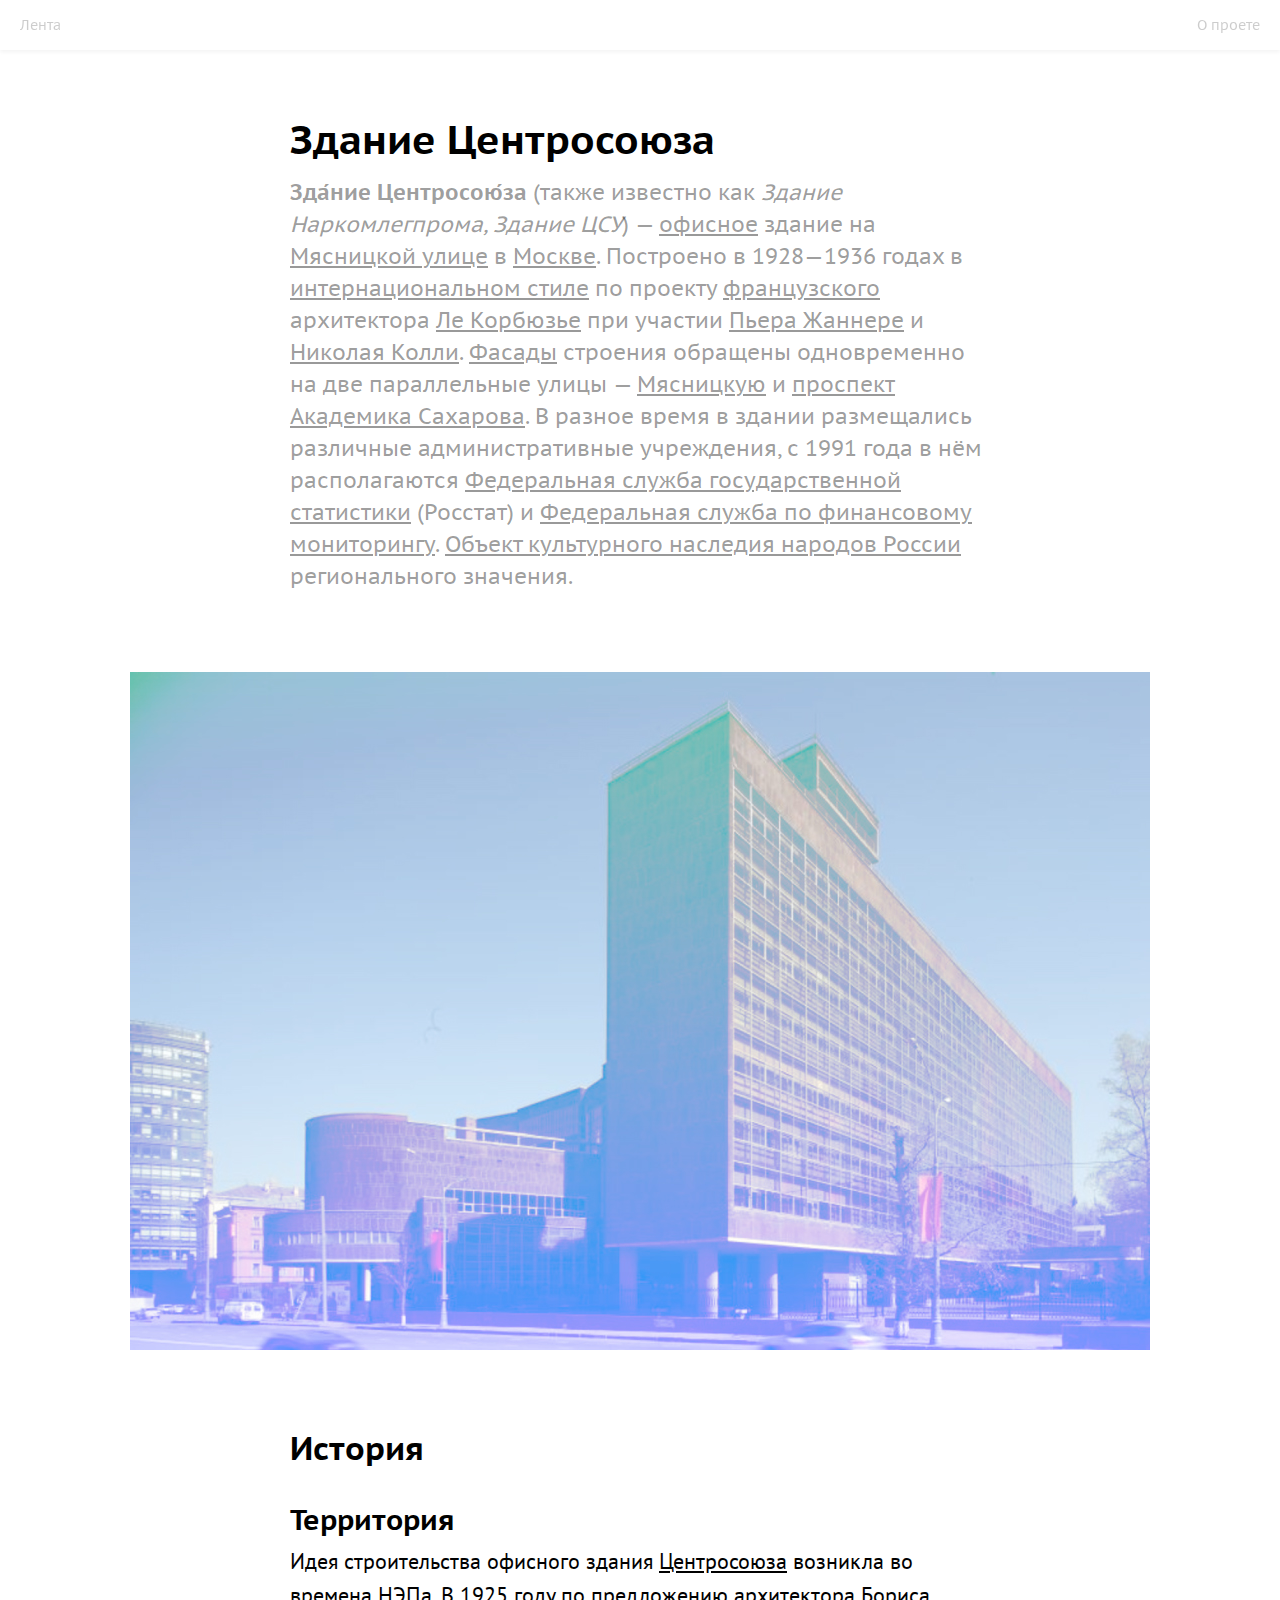
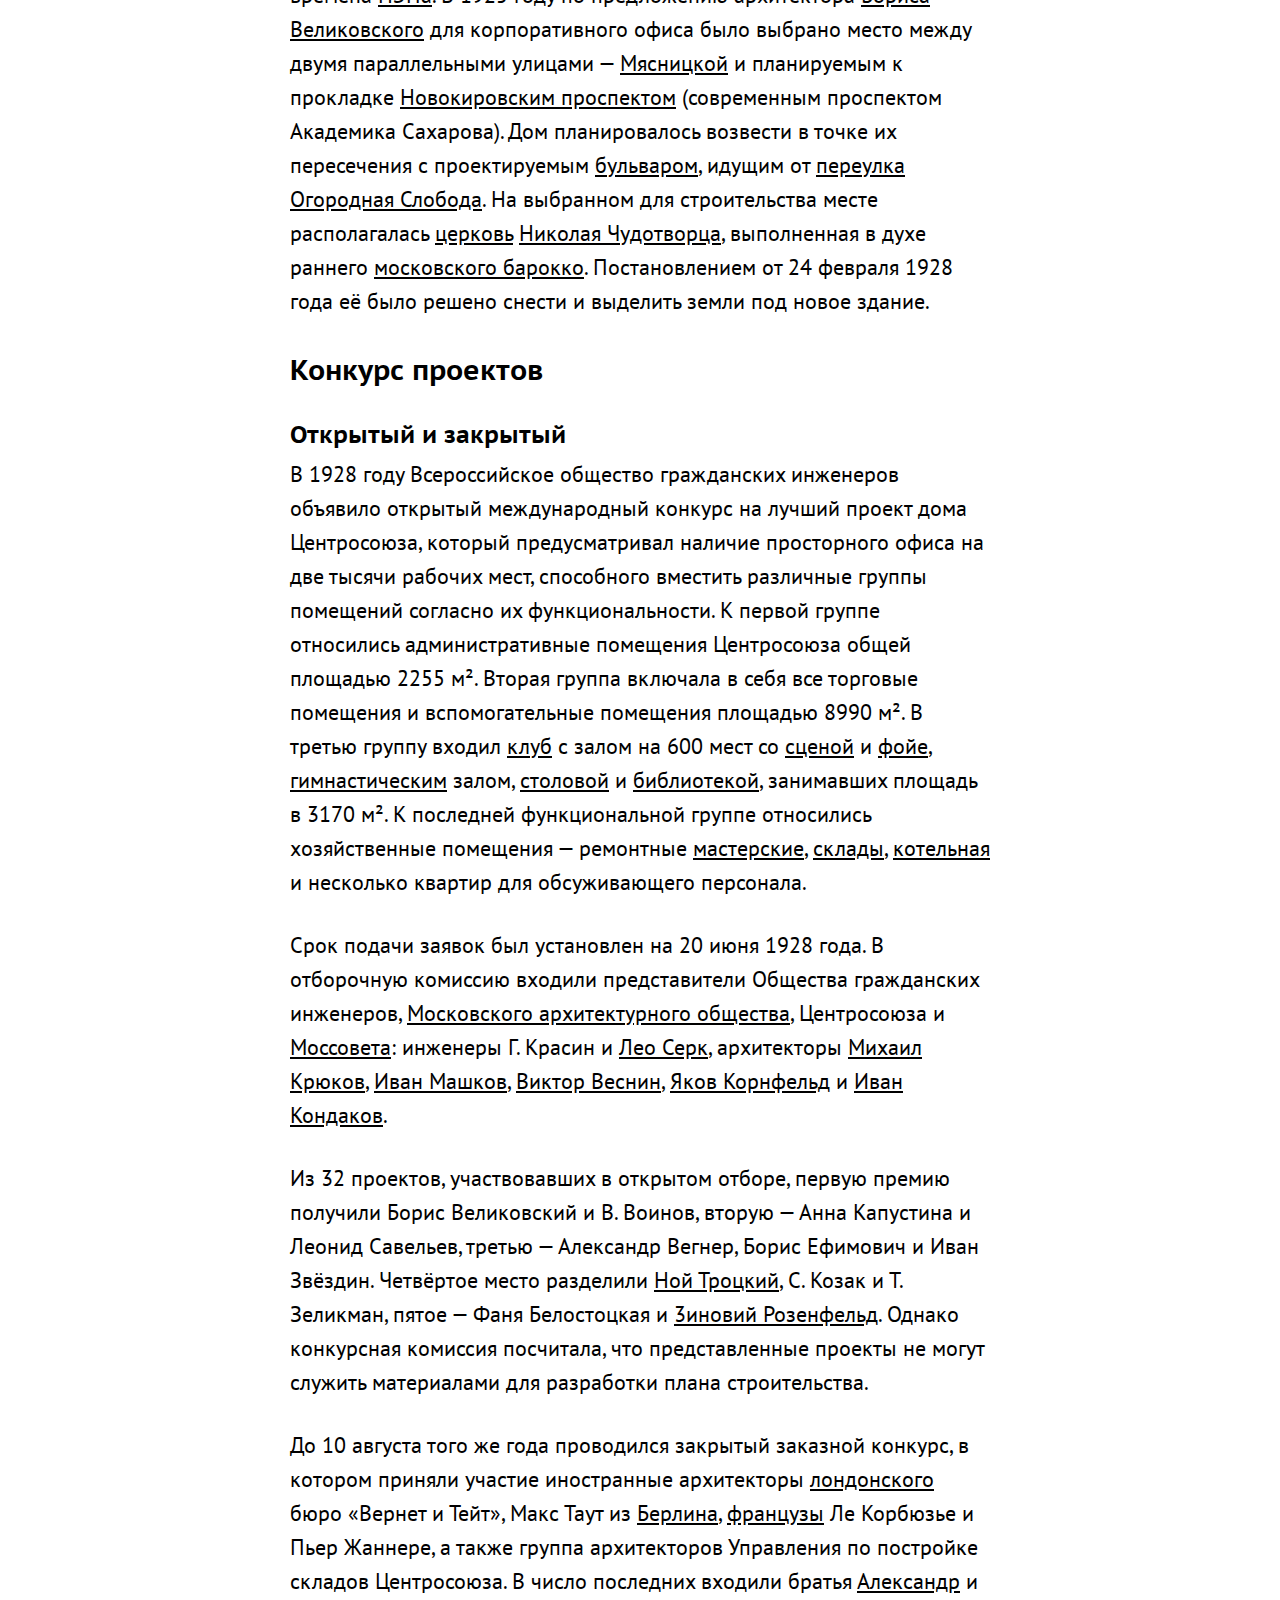
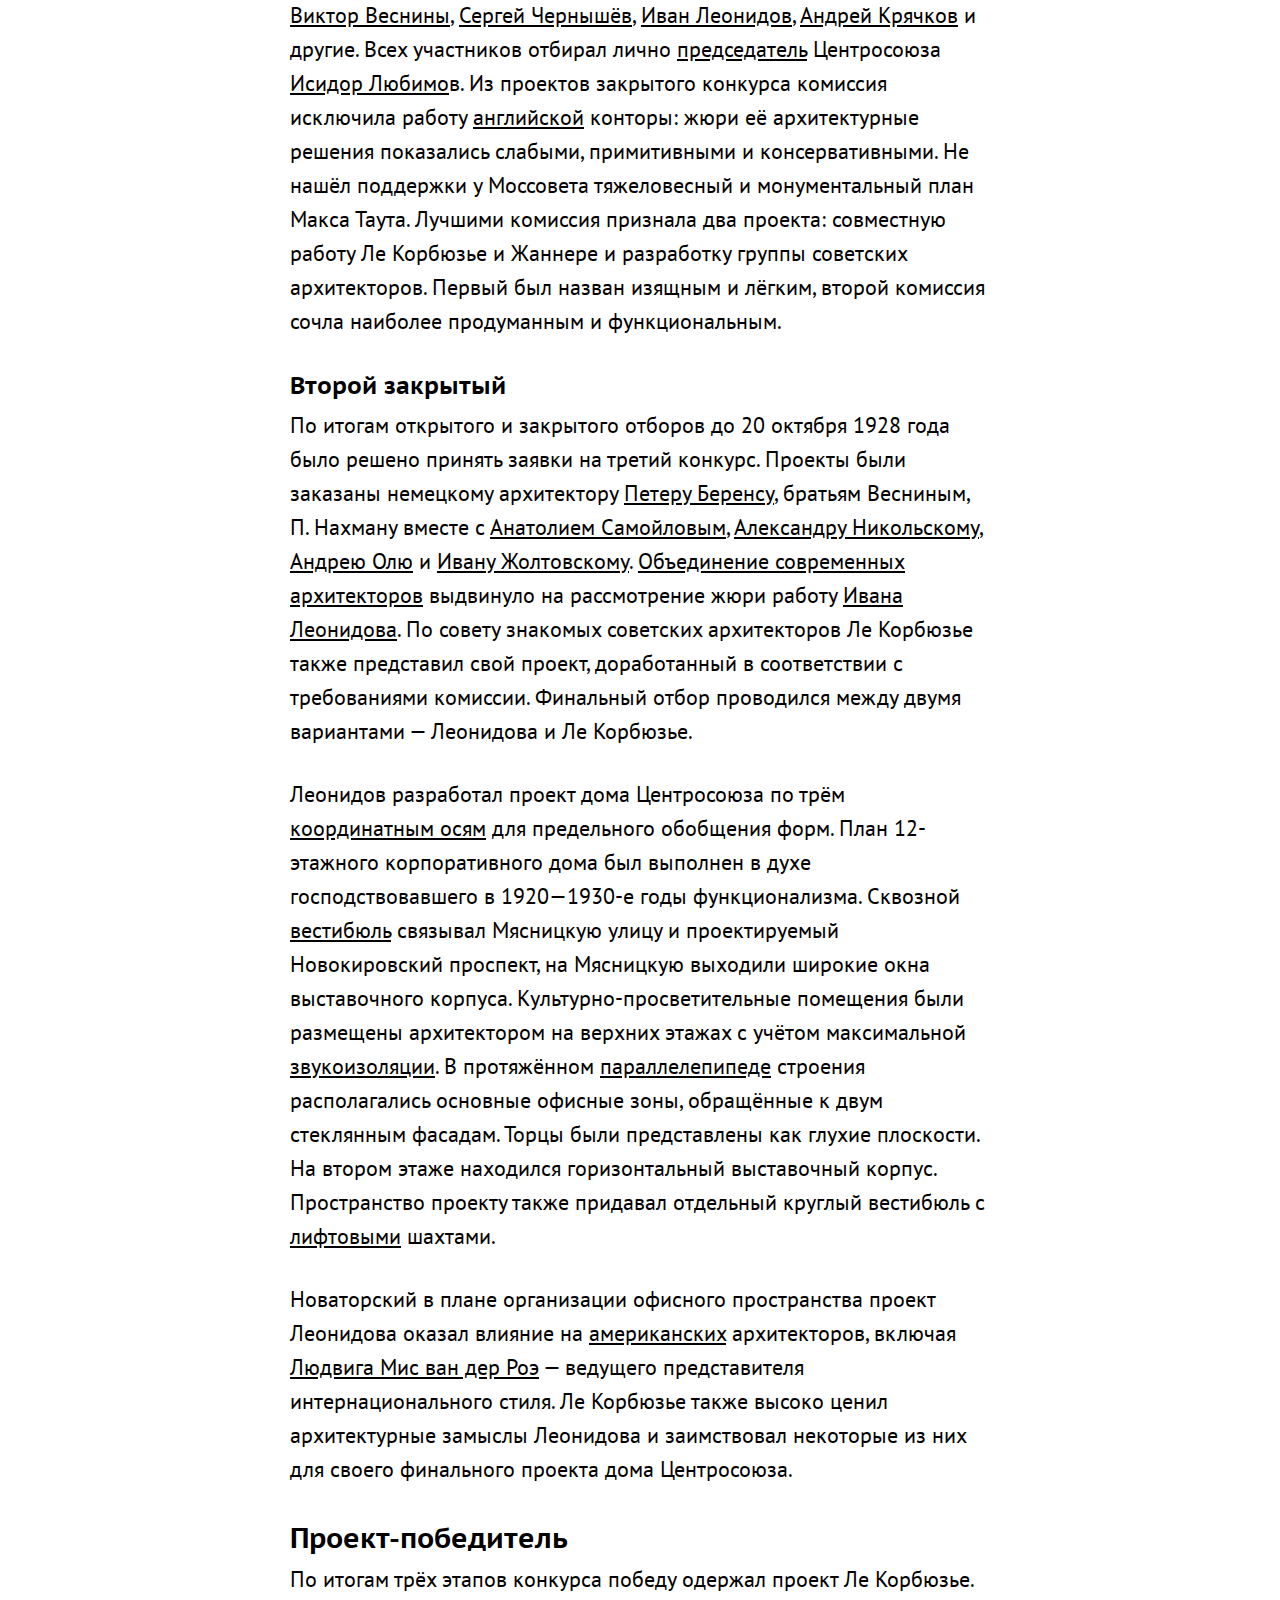
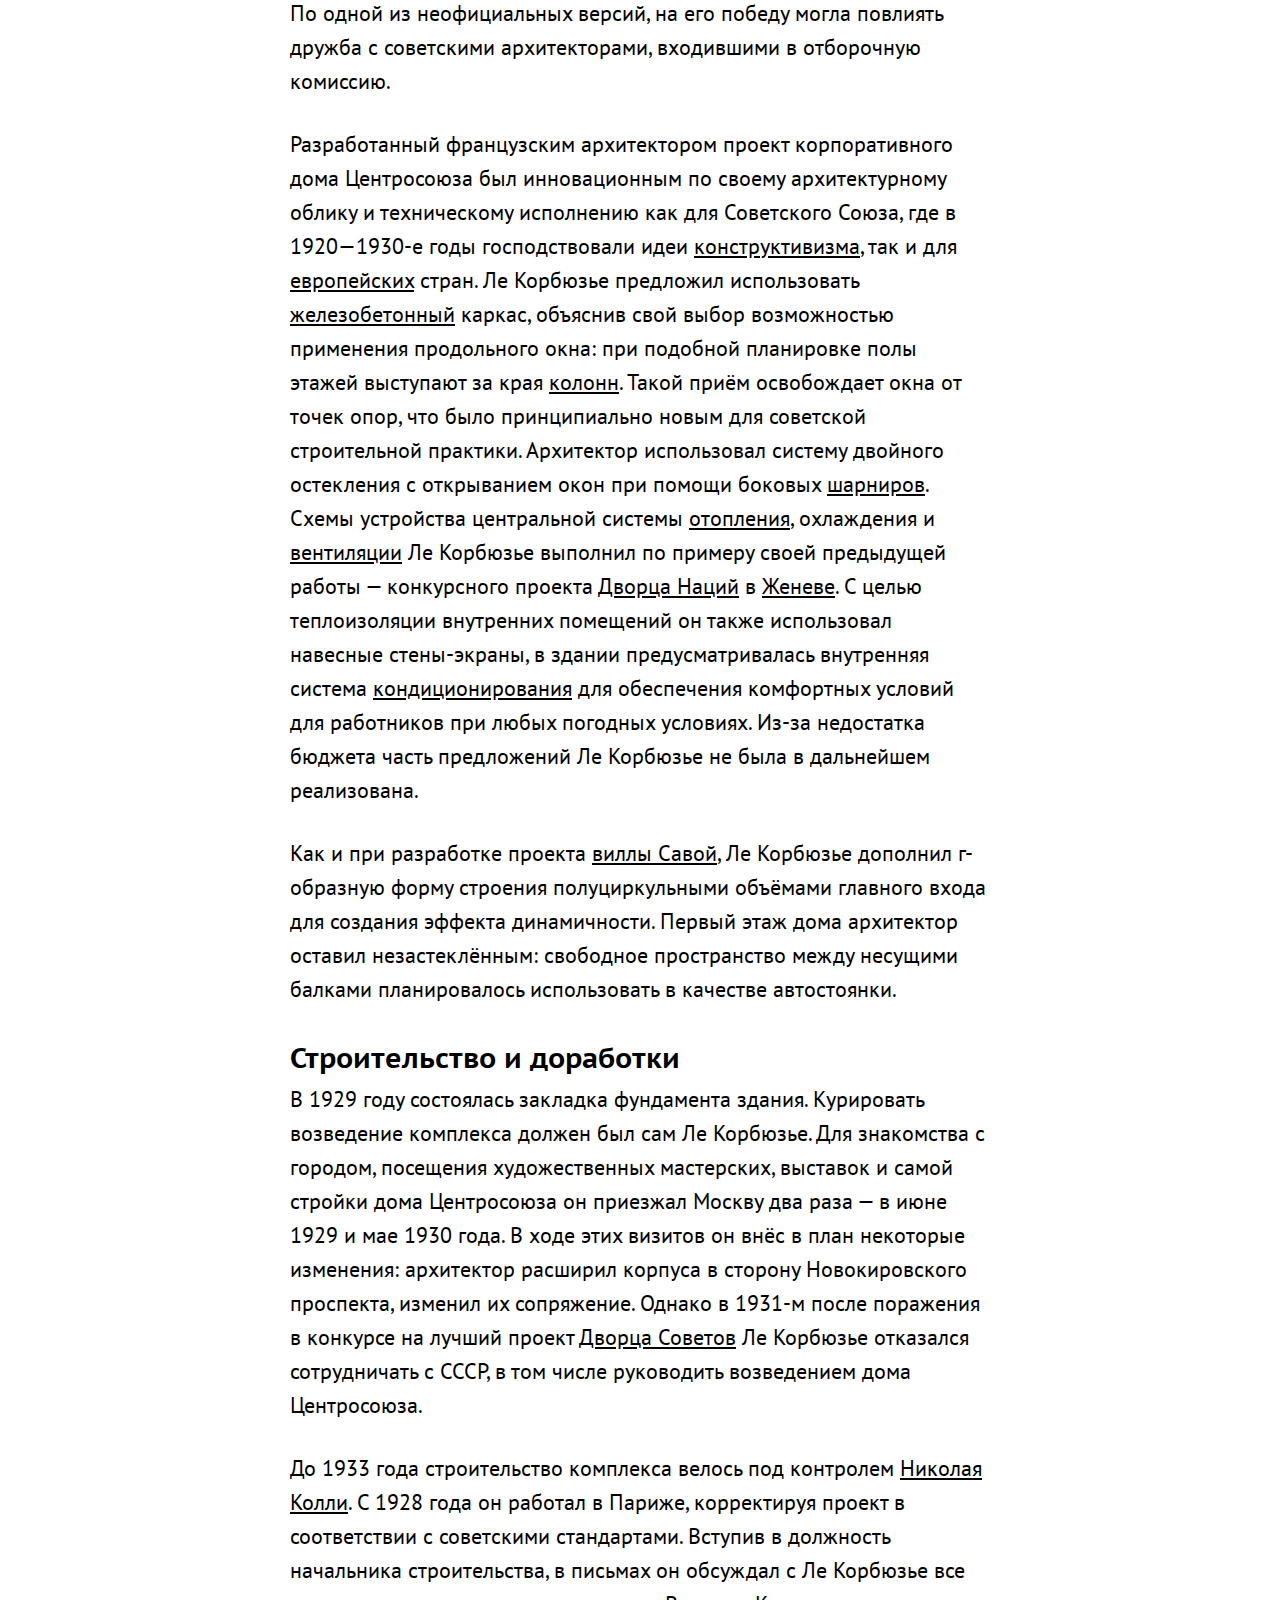
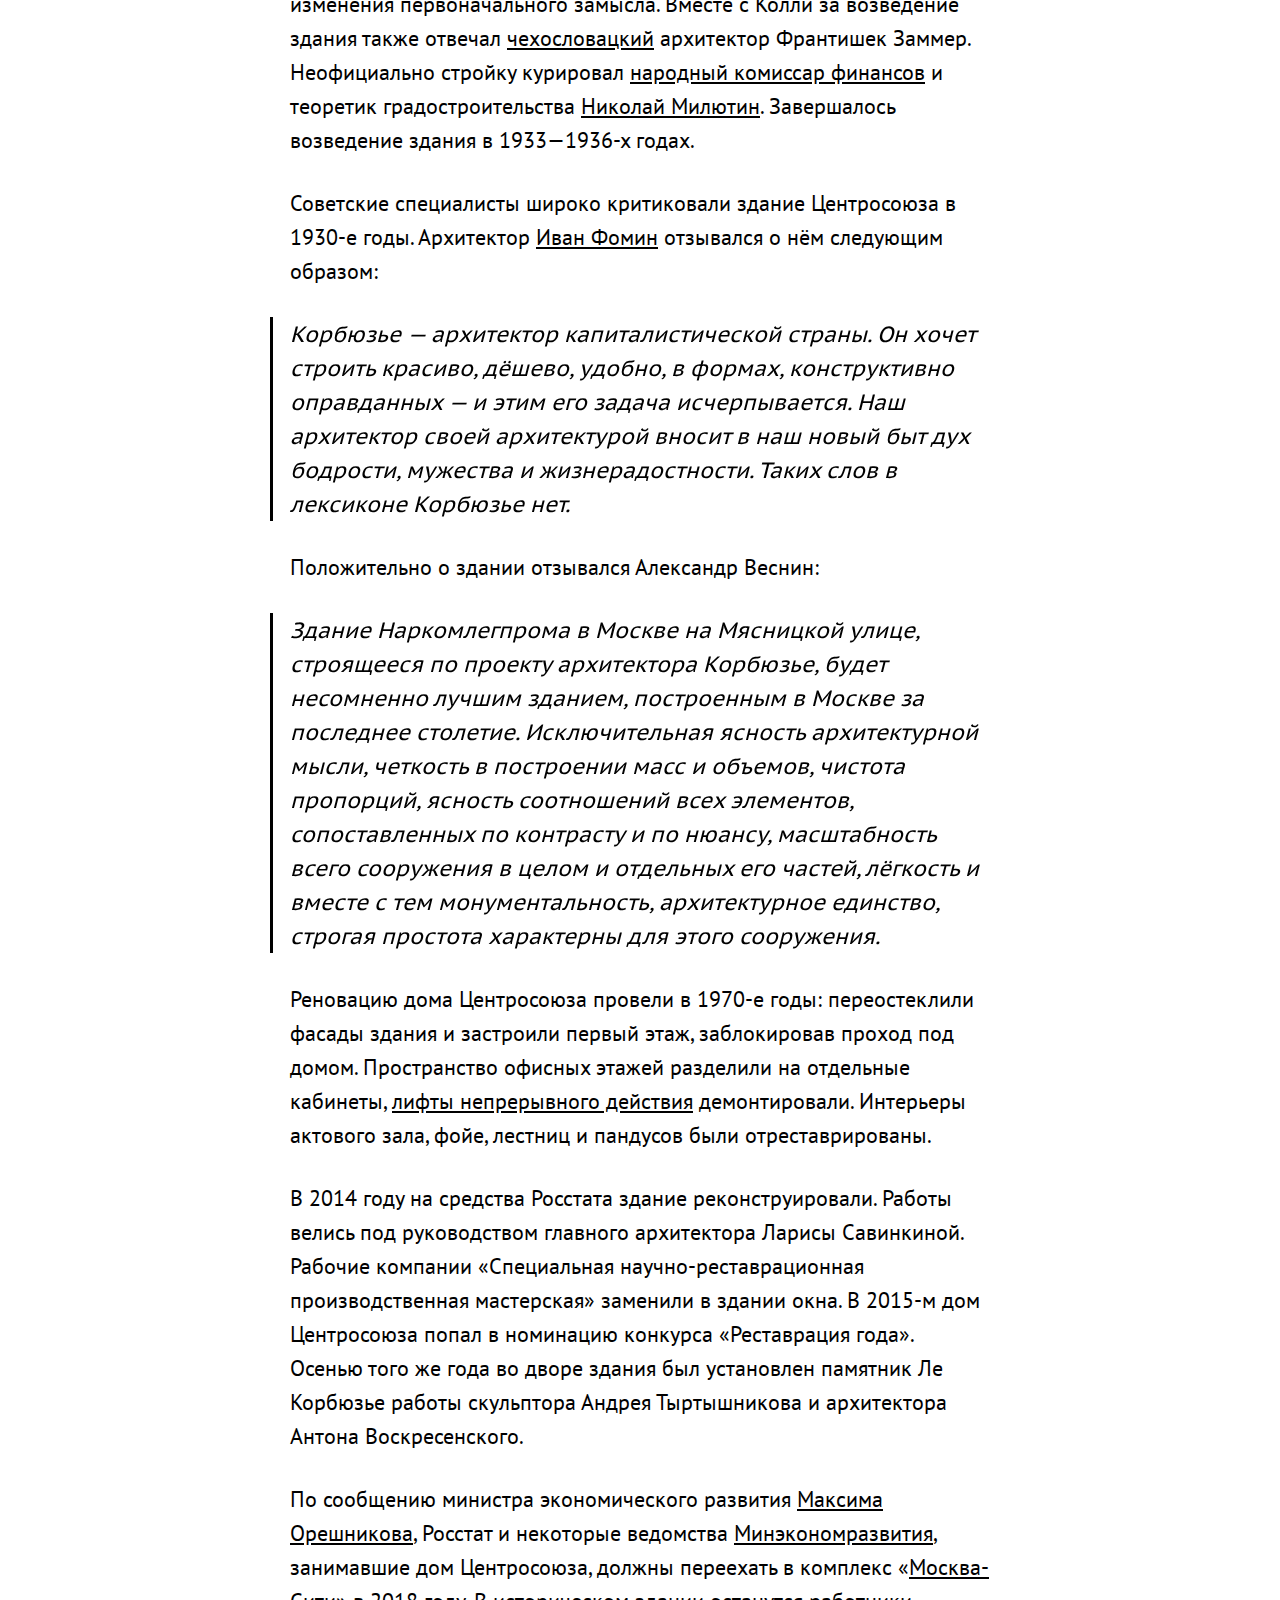
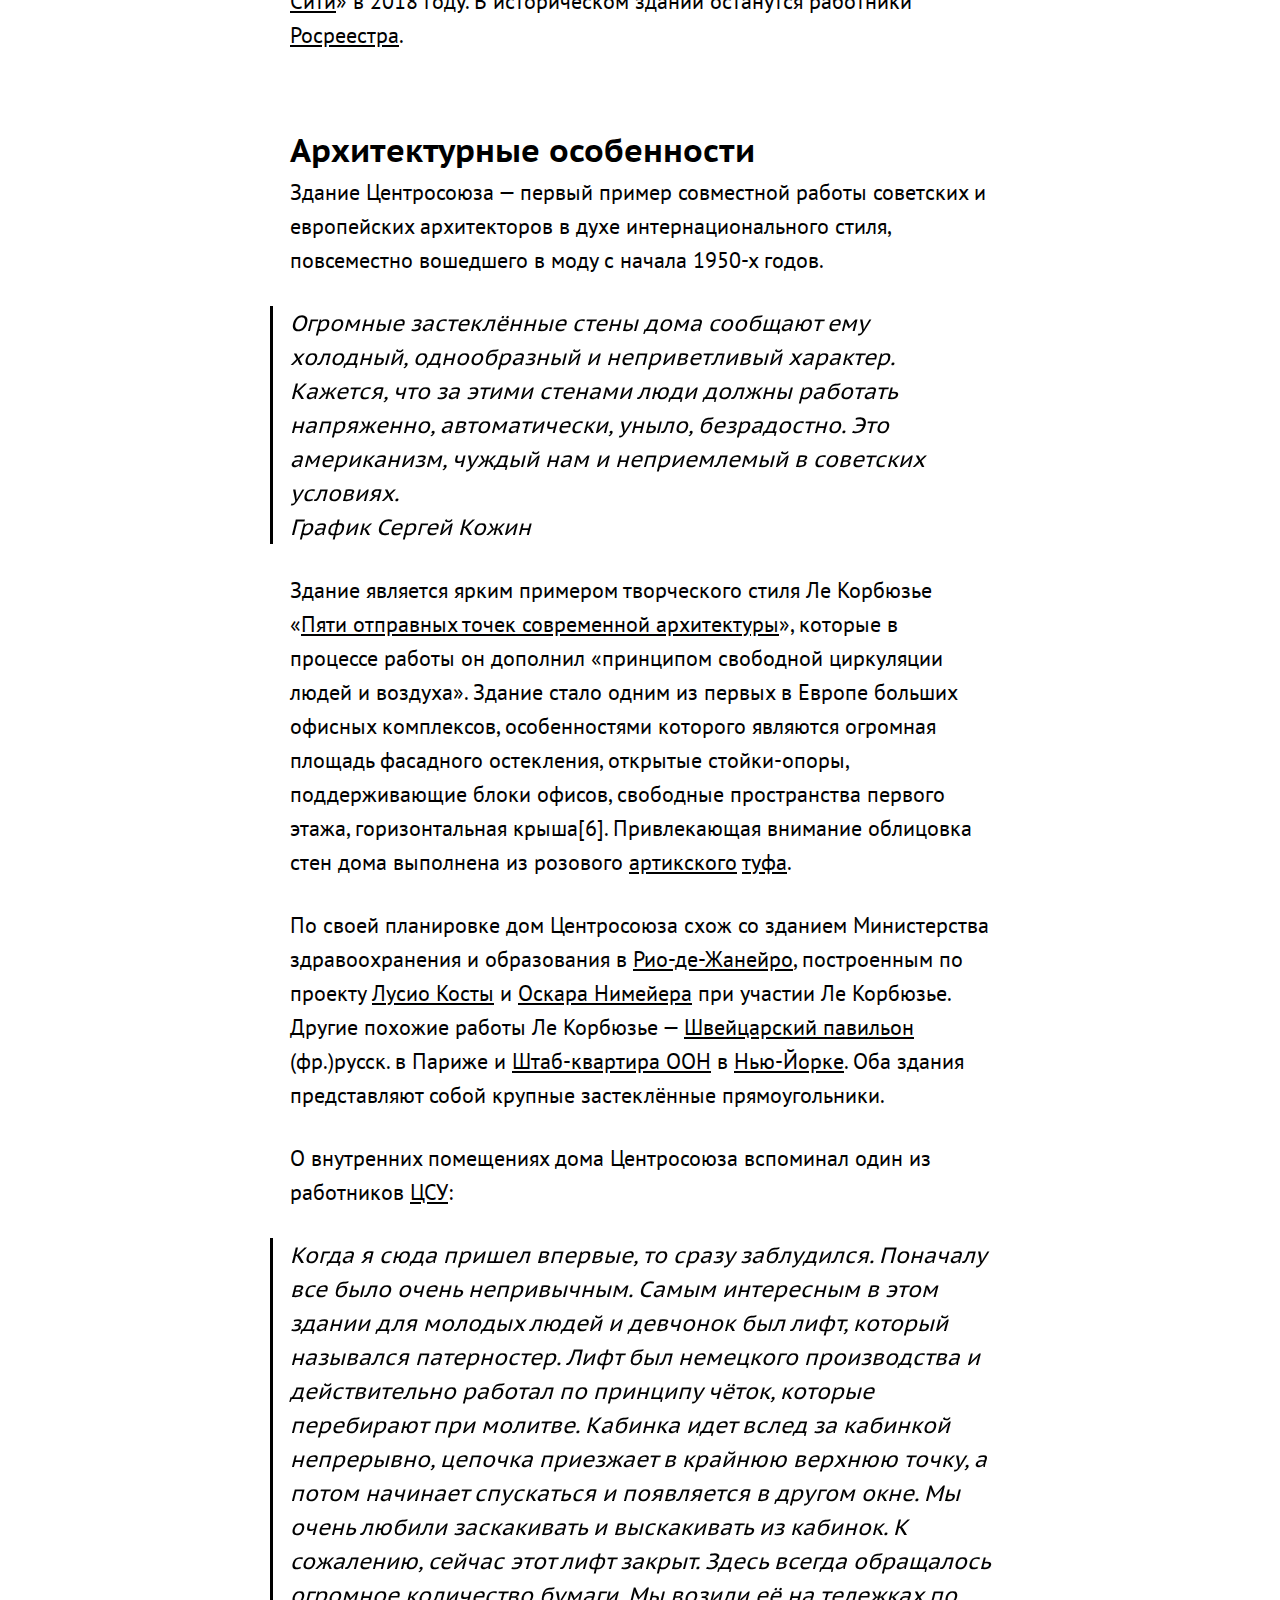
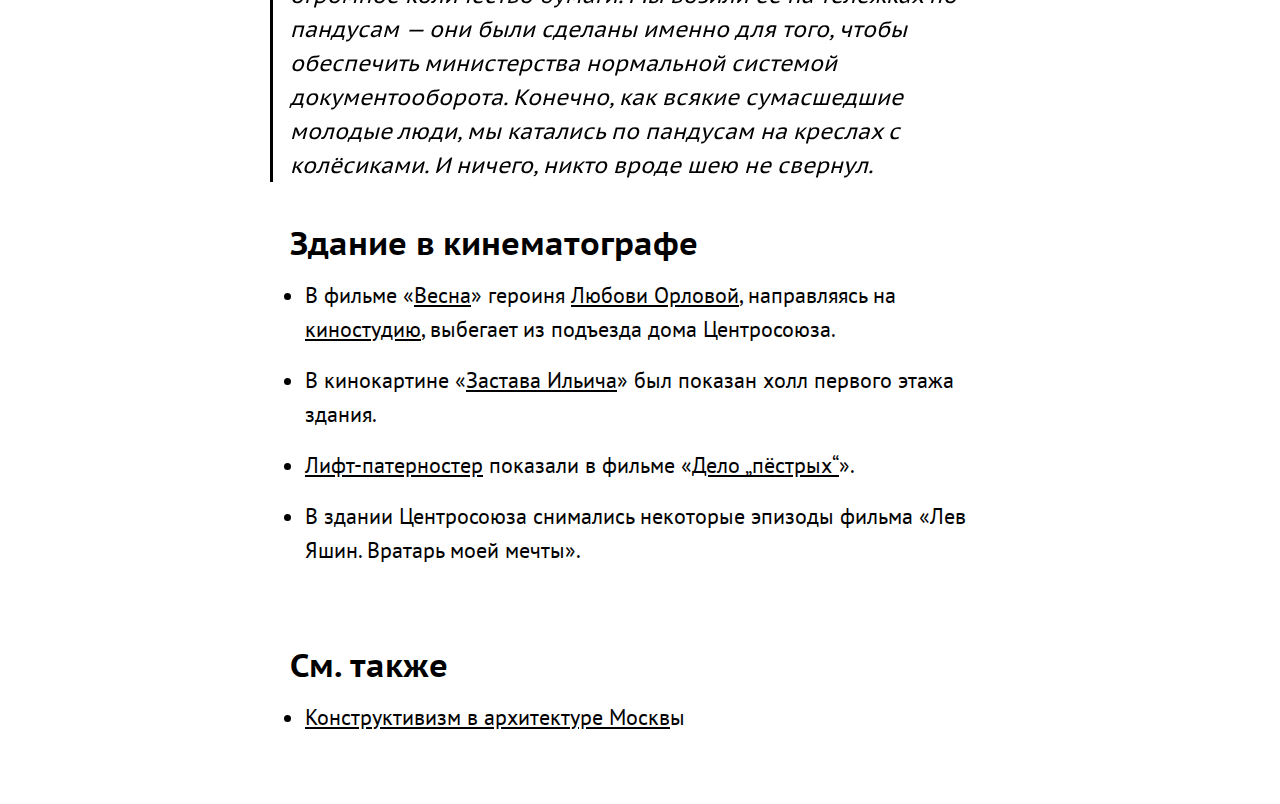
<file: centrosouz.html>
<!DOCTYPE html>
<html lang="ru" dir="ltr">

<head>
  <meta charset="utf-8">
  <meta name="viewport" content="width=device-width, initial-scale=1.0">
  <title>Здание Центросоюза</title>
  <link rel="stylesheet" href="stylesheets/style.css">
  <script src="javascripts/jquery.js" charset="utf-8"></script>
  <script src="javascripts/sidebar.js" charset="utf-8"></script>
</head>

<body>
  <menu>
    <a href="posts.html">Лента</a>
    <a href="">О проете</a>
  </menu>

  <nav>
    <ul>
      <li><a href="#h1-about">Здание Центросоюза</a></li>

      <li><a href="#h2-history">История создания</a>

        <ul>
          <li><a href="#h3-territory">Территория</a></li>
          <li><a href="#h3-сompetition">Конкурс проектов</a></li>
          <li><a href="#h3-winner">Проект-победитель</a></li>
          <li><a href="#h3-building">Строительство и доработки</a></li>
        </ul>
      </li>
      <li><a href="#h2-architecture">Архитектурные особенности</a></li>

      <li><a href="#h2-cinematography">Здание в кинематографе</a></li>

      <li><a href="#h2-more">См. также</a></li>
    </ul>
  </nav>

  <article>
    <h1 id="h1-about">Здание Центросоюза</h1>
    <p> <b>Зда́ние Центросою́за</b> (также известно как <i>Здание Наркомлегпрома, Здание ЦСУ</i>) — <a href="https://ru.wikipedia.org/wiki/%D0%9E%D1%84%D0%B8%D1%81">офисное</a> здание на <a
        href="https://ru.wikipedia.org/wiki/%D0%9C%D1%8F%D1%81%D0%BD%D0%B8%D1%86%D0%BA%D0%B0%D1%8F_%D1%83%D0%BB%D0%B8%D1%86%D0%B0">Мясницкой улице</a> в <a href="https://ru.wikipedia.org/wiki/%D0%9C%D0%BE%D1%81%D0%BA%D0%B2%D0%B0">Москве</a>.
      Построено
      в 1928—1936 годах в <a href="https://ru.wikipedia.org/wiki/%D0%98%D0%BD%D1%82%D0%B5%D1%80%D0%BD%D0%B0%D1%86%D0%B8%D0%BE%D0%BD%D0%B0%D0%BB%D1%8C%D0%BD%D1%8B%D0%B9_%D1%81%D1%82%D0%B8%D0%BB%D1%8C">интернациональном стиле</a>
      по проекту <a href="https://ru.wikipedia.org/wiki/%D0%A4%D1%80%D0%B0%D0%BD%D1%86%D0%B8%D1%8F">французского</a> архитектора <a href="https://ru.wikipedia.org/wiki/%D0%9B%D0%B5_%D0%9A%D0%BE%D1%80%D0%B1%D1%8E%D0%B7%D1%8C%D0%B5">Ле Корбюзье</a> при
      участии <a href="https://ru.wikipedia.org/wiki/%D0%96%D0%B0%D0%BD%D0%BD%D0%B5%D1%80%D0%B5,_%D0%9F%D1%8C%D0%B5%D1%80">Пьера Жаннере</a> и <a
        href="https://ru.wikipedia.org/wiki/%D0%9A%D0%BE%D0%BB%D0%BB%D0%B8,_%D0%9D%D0%B8%D0%BA%D0%BE%D0%BB%D0%B0%D0%B9_%D0%94%D0%B6%D0%B5%D0%BC%D1%81%D0%BE%D0%B2%D0%B8%D1%87">Николая Колли</a>. <a
        href="https://ru.wikipedia.org/wiki/%D0%A4%D0%B0%D1%81%D0%B0%D0%B4">Фасады</a> строения обращены одновременно на две параллельные улицы — <a
        href="https://ru.wikipedia.org/wiki/%D0%9C%D1%8F%D1%81%D0%BD%D0%B8%D1%86%D0%BA%D0%B0%D1%8F_%D1%83%D0%BB%D0%B8%D1%86%D0%B0">Мясницкую</a> и <a
        href="https://ru.wikipedia.org/wiki/%D0%9F%D1%80%D0%BE%D1%81%D0%BF%D0%B5%D0%BA%D1%82_%D0%90%D0%BA%D0%B0%D0%B4%D0%B5%D0%BC%D0%B8%D0%BA%D0%B0_%D0%A1%D0%B0%D1%85%D0%B0%D1%80%D0%BE%D0%B2%D0%B0_(%D0%9C%D0%BE%D1%81%D0%BA%D0%B2%D0%B0)">проспект
        Академика Сахарова</a>. В разное время в здании размещались различные административные учреждения, с 1991 года в нём располагаются <a
        href="https://ru.wikipedia.org/wiki/%D0%A4%D0%B5%D0%B4%D0%B5%D1%80%D0%B0%D0%BB%D1%8C%D0%BD%D0%B0%D1%8F_%D1%81%D0%BB%D1%83%D0%B6%D0%B1%D0%B0_%D0%B3%D0%BE%D1%81%D1%83%D0%B4%D0%B0%D1%80%D1%81%D1%82%D0%B2%D0%B5%D0%BD%D0%BD%D0%BE%D0%B9_%D1%81%D1%82%D0%B0%D1%82%D0%B8%D1%81%D1%82%D0%B8%D0%BA%D0%B8">Федеральная
        служба государственной статистики</a> (Росстат) и <a
        href="https://ru.wikipedia.org/wiki/%D0%A4%D0%B5%D0%B4%D0%B5%D1%80%D0%B0%D0%BB%D1%8C%D0%BD%D0%B0%D1%8F_%D1%81%D0%BB%D1%83%D0%B6%D0%B1%D0%B0_%D0%BF%D0%BE_%D1%84%D0%B8%D0%BD%D0%B0%D0%BD%D1%81%D0%BE%D0%B2%D0%BE%D0%BC%D1%83_%D0%BC%D0%BE%D0%BD%D0%B8%D1%82%D0%BE%D1%80%D0%B8%D0%BD%D0%B3%D1%83">Федеральная
        служба по финансовому мониторингу</a>. <a
        href="https://ru.wikipedia.org/wiki/%D0%9E%D0%B1%D1%8A%D0%B5%D0%BA%D1%82_%D0%BA%D1%83%D0%BB%D1%8C%D1%82%D1%83%D1%80%D0%BD%D0%BE%D0%B3%D0%BE_%D0%BD%D0%B0%D1%81%D0%BB%D0%B5%D0%B4%D0%B8%D1%8F_%D0%A0%D0%BE%D1%81%D1%81%D0%B8%D0%B8">Объект
        культурного наследия народов России</a> регионального значения.</p>

    <img src="images/centrosouz.jpg" alt="Здание Центросоюза">

    <h2 id="h2-history">История</h2>
    <h3 id="h3-territory">Территория</h3>
    <p>Идея строительства офисного здания <a href="https://ru.wikipedia.org/wiki/%D0%A6%D0%B5%D0%BD%D1%82%D1%80%D0%BE%D1%81%D0%BE%D1%8E%D0%B7">Центросоюза</a> возникла во времена <a
        href="https://ru.wikipedia.org/wiki/%D0%9D%D0%BE%D0%B2%D0%B0%D1%8F_%D1%8D%D0%BA%D0%BE%D0%BD%D0%BE%D0%BC%D0%B8%D1%87%D0%B5%D1%81%D0%BA%D0%B0%D1%8F_%D0%BF%D0%BE%D0%BB%D0%B8%D1%82%D0%B8%D0%BA%D0%B0">НЭПа</a>. В 1925 году по предложению
      архитектора
      <a href="https://ru.wikipedia.org/wiki/%D0%92%D0%B5%D0%BB%D0%B8%D0%BA%D0%BE%D0%B2%D1%81%D0%BA%D0%B8%D0%B9,_%D0%91%D0%BE%D1%80%D0%B8%D1%81_%D0%9C%D0%B8%D1%85%D0%B0%D0%B9%D0%BB%D0%BE%D0%B2%D0%B8%D1%87">Бориса Великовского</a> для корпоративного
      офиса было выбрано место между двумя параллельными улицами — <a href="https://ru.wikipedia.org/wiki/%D0%9C%D1%8F%D1%81%D0%BD%D0%B8%D1%86%D0%BA%D0%B0%D1%8F_%D1%83%D0%BB%D0%B8%D1%86%D0%B0">Мясницкой</a> и планируемым к
      прокладке <a
        href="https://ru.wikipedia.org/wiki/%D0%9F%D1%80%D0%BE%D1%81%D0%BF%D0%B5%D0%BA%D1%82_%D0%90%D0%BA%D0%B0%D0%B4%D0%B5%D0%BC%D0%B8%D0%BA%D0%B0_%D0%A1%D0%B0%D1%85%D0%B0%D1%80%D0%BE%D0%B2%D0%B0_(%D0%9C%D0%BE%D1%81%D0%BA%D0%B2%D0%B0)">Новокировским
        проспектом</a> (современным проспектом Академика Сахарова). Дом планировалось возвести в точке их пересечения с проектируемым <a href="https://ru.wikipedia.org/wiki/%D0%91%D1%83%D0%BB%D1%8C%D0%B2%D0%B0%D1%80">бульваром</a>, идущим от <a
        href="https://ru.wikipedia.org/wiki/%D0%9F%D0%B5%D1%80%D0%B5%D1%83%D0%BB%D0%BE%D0%BA_%D0%9E%D0%B3%D0%BE%D1%80%D0%BE%D0%B4%D0%BD%D0%B0%D1%8F_%D0%A1%D0%BB%D0%BE%D0%B1%D0%BE%D0%B4%D0%B0">переулка Огородная Слобода</a>. На выбранном для
      строительства месте располагалась
      <a href="https://ru.wikipedia.org/wiki/%D0%A6%D0%B5%D1%80%D0%BA%D0%BE%D0%B2%D1%8C_(%D1%81%D0%BE%D0%BE%D1%80%D1%83%D0%B6%D0%B5%D0%BD%D0%B8%D0%B5)">церковь</a> <a
        href="https://ru.wikipedia.org/wiki/%D0%9D%D0%B8%D0%BA%D0%BE%D0%BB%D0%B0%D0%B9_%D0%A7%D1%83%D0%B4%D0%BE%D1%82%D0%B2%D0%BE%D1%80%D0%B5%D1%86">Николая Чудотворца</a>, выполненная в духе раннего <a
        href="https://ru.wikipedia.org/wiki/%D0%9C%D0%BE%D1%81%D0%BA%D0%BE%D0%B2%D1%81%D0%BA%D0%BE%D0%B5_%D0%B1%D0%B0%D1%80%D0%BE%D0%BA%D0%BA%D0%BE">московского барокко</a>. Постановлением от 24 февраля 1928 года её было решено снести и выделить
      земли
      под новое здание.
    </p>

    <h3 id="h3-сompetition">Конкурс проектов</h3>
    <h4>Открытый и закрытый</h4>
    <p>В 1928 году Всероссийское общество гражданских инженеров объявило открытый международный конкурс на лучший проект дома Центросоюза, который предусматривал наличие просторного офиса на две тысячи рабочих мест, способного вместить различные
      группы
      помещений согласно их функциональности. К первой группе относились административные помещения Центросоюза общей площадью 2255 м². Вторая группа включала в себя все торговые помещения и вспомогательные помещения площадью 8990 м². В третью группу
      входил <a href="https://ru.wikipedia.org/wiki/%D0%94%D0%BE%D0%BC_%D0%BA%D1%83%D0%BB%D1%8C%D1%82%D1%83%D1%80%D1%8B">клуб</a> с залом на 600 мест со <a href="https://ru.wikipedia.org/wiki/%D0%A1%D1%86%D0%B5%D0%BD%D0%B0">сценой</a> и <a
        href="https://ru.wikipedia.org/wiki/%D0%A4%D0%BE%D0%B9%D0%B5">фойе</a>, <a href="https://ru.wikipedia.org/wiki/%D0%93%D0%B8%D0%BC%D0%BD%D0%B0%D1%81%D1%82%D0%B8%D0%BA%D0%B0">гимнастическим</a> залом, <a
        href="https://ru.wikipedia.org/wiki/%D0%A1%D1%82%D0%BE%D0%BB%D0%BE%D0%B2%D0%B0%D1%8F">столовой</a> и <a href="https://ru.wikipedia.org/wiki/%D0%91%D0%B8%D0%B1%D0%BB%D0%B8%D0%BE%D1%82%D0%B5%D0%BA%D0%B0">библиотекой</a>, занимавших площадь в
      3170
      м². К последней функциональной группе относились хозяйственные помещения — ремонтные <a href="https://ru.wikipedia.org/wiki/%D0%9C%D0%B0%D1%81%D1%82%D0%B5%D1%80%D1%81%D0%BA%D0%B0%D1%8F">мастерские</a>, <a
        href="https://ru.wikipedia.org/wiki/%D0%A1%D0%BA%D0%BB%D0%B0%D0%B4">склады</a>, <a href="https://ru.wikipedia.org/wiki/%D0%9A%D0%BE%D1%82%D0%B5%D0%BB%D1%8C%D0%BD%D0%B0%D1%8F">котельная</a> и
      несколько квартир для обсуживающего персонала.</p>
    <p>Срок подачи заявок был установлен на 20 июня 1928 года. В отборочную комиссию входили представители Общества гражданских инженеров, <a
        href="https://ru.wikipedia.org/wiki/%D0%9C%D0%BE%D1%81%D0%BA%D0%BE%D0%B2%D1%81%D0%BA%D0%BE%D0%B5_%D0%B0%D1%80%D1%85%D0%B8%D1%82%D0%B5%D0%BA%D1%82%D1%83%D1%80%D0%BD%D0%BE%D0%B5_%D0%BE%D0%B1%D1%89%D0%B5%D1%81%D1%82%D0%B2%D0%BE">Московского
        архитектурного общества</a>, Центросоюза и <a
        href="https://ru.wikipedia.org/wiki/%D0%9C%D0%BE%D1%81%D0%BA%D0%BE%D0%B2%D1%81%D0%BA%D0%B8%D0%B9_%D0%B3%D0%BE%D1%80%D0%BE%D0%B4%D1%81%D0%BA%D0%BE%D0%B9_%D1%81%D0%BE%D0%B2%D0%B5%D1%82">Моссовета</a>:
      инженеры Г. Красин и <a href="https://ru.wikipedia.org/wiki/%D0%A1%D0%B5%D1%80%D0%BA,_%D0%9B%D0%B5%D0%BE_%D0%90%D0%BA%D1%81%D0%B5%D0%BB%D0%B5%D0%B2%D0%B8%D1%87">Лео Серк</a>, архитекторы <a
        href="https://ru.wikipedia.org/wiki/%D0%9A%D1%80%D1%8E%D0%BA%D0%BE%D0%B2,_%D0%9C%D0%B8%D1%85%D0%B0%D0%B8%D0%BB_%D0%92%D0%B0%D1%81%D0%B8%D0%BB%D1%8C%D0%B5%D0%B2%D0%B8%D1%87_(%D0%B0%D1%80%D1%85%D0%B8%D1%82%D0%B5%D0%BA%D1%82%D0%BE%D1%80)">Михаил
        Крюков</a>, <a href="https://ru.wikipedia.org/wiki/%D0%9C%D0%B0%D1%88%D0%BA%D0%BE%D0%B2,_%D0%98%D0%B2%D0%B0%D0%BD_%D0%9F%D0%B0%D0%B2%D0%BB%D0%BE%D0%B2%D0%B8%D1%87">Иван Машков</a>, <a
        href="https://ru.wikipedia.org/wiki/%D0%92%D0%B5%D1%81%D0%BD%D0%B8%D0%BD,_%D0%92%D0%B8%D0%BA%D1%82%D0%BE%D1%80_%D0%90%D0%BB%D0%B5%D0%BA%D1%81%D0%B0%D0%BD%D0%B4%D1%80%D0%BE%D0%B2%D0%B8%D1%87">Виктор Веснин</a>, <a
        href="https://ru.wikipedia.org/wiki/%D0%9A%D0%BE%D1%80%D0%BD%D1%84%D0%B5%D0%BB%D1%8C%D0%B4,_%D0%AF%D0%BA%D0%BE%D0%B2_%D0%90%D0%B1%D1%80%D0%B0%D0%BC%D0%BE%D0%B2%D0%B8%D1%87">Яков Корнфельд</a> и <a
        href="https://ru.wikipedia.org/wiki/%D0%9A%D0%BE%D0%BD%D0%B4%D0%B0%D0%BA%D0%BE%D0%B2,_%D0%98%D0%B2%D0%B0%D0%BD_%D0%98%D0%B2%D0%B0%D0%BD%D0%BE%D0%B2%D0%B8%D1%87">Иван Кондаков</a>.</p>
    <p>Из 32 проектов, участвовавших в открытом отборе, первую премию получили Борис Великовский и В. Воинов, вторую — Анна Капустина и Леонид Савельев, третью — Александр Вегнер, Борис Ефимович и Иван Звёздин. Четвёртое место разделили <a
        href="https://ru.wikipedia.org/wiki/%D0%A2%D1%80%D0%BE%D1%86%D0%BA%D0%B8%D0%B9,_%D0%9D%D0%BE%D0%B9_%D0%90%D0%B1%D1%80%D0%B0%D0%BC%D0%BE%D0%B2%D0%B8%D1%87">Ной Троцкий</a>, С.
      Козак и Т. Зеликман, пятое — Фаня Белостоцкая и <a
        href="https://ru.wikipedia.org/wiki/%D0%A0%D0%BE%D0%B7%D0%B5%D0%BD%D1%84%D0%B5%D0%BB%D1%8C%D0%B4,_%D0%97%D0%B8%D0%BD%D0%BE%D0%B2%D0%B8%D0%B9_%D0%9C%D0%BE%D0%B8%D1%81%D0%B5%D0%B5%D0%B2%D0%B8%D1%87">3иновий Розенфельд</a>. Однако конкурсная
      комиссия посчитала, что представленные проекты не могут служить материалами для разработки плана строительства.</p>
    <p>До 10 августа того же года проводился закрытый заказной конкурс, в котором приняли участие иностранные архитекторы <a href="https://ru.wikipedia.org/wiki/%D0%9B%D0%BE%D0%BD%D0%B4%D0%BE%D0%BD">лондонского</a> бюро «Вернет и Тейт», Макс Таут из
      <a href="https://ru.wikipedia.org/wiki/%D0%91%D0%B5%D1%80%D0%BB%D0%B8%D0%BD">Берлина</a>, <a href="https://ru.wikipedia.org/wiki/%D0%A4%D1%80%D0%B0%D0%BD%D1%86%D0%B8%D1%8F">французы</a> Ле Корбюзье и Пьер Жаннере, а также группа архитекторов
      Управления по постройке складов Центросоюза. В число последних входили братья <a
        href="https://ru.wikipedia.org/wiki/%D0%92%D0%B5%D1%81%D0%BD%D0%B8%D0%BD,_%D0%90%D0%BB%D0%B5%D0%BA%D1%81%D0%B0%D0%BD%D0%B4%D1%80_%D0%90%D0%BB%D0%B5%D0%BA%D1%81%D0%B0%D0%BD%D0%B4%D1%80%D0%BE%D0%B2%D0%B8%D1%87">Александр</a> и <a
        href="https://ru.wikipedia.org/wiki/%D0%92%D0%B5%D1%81%D0%BD%D0%B8%D0%BD,_%D0%92%D0%B8%D0%BA%D1%82%D0%BE%D1%80_%D0%90%D0%BB%D0%B5%D0%BA%D1%81%D0%B0%D0%BD%D0%B4%D1%80%D0%BE%D0%B2%D0%B8%D1%87">Виктор Веснины</a>, <a
        href="https://ru.wikipedia.org/wiki/%D0%A7%D0%B5%D1%80%D0%BD%D1%8B%D1%88%D1%91%D0%B2,_%D0%A1%D0%B5%D1%80%D0%B3%D0%B5%D0%B9_%D0%95%D0%B3%D0%BE%D1%80%D0%BE%D0%B2%D0%B8%D1%87">Сергей Чернышёв</a>, <a
        href="https://ru.wikipedia.org/wiki/%D0%9B%D0%B5%D0%BE%D0%BD%D0%B8%D0%B4%D0%BE%D0%B2,_%D0%98%D0%B2%D0%B0%D0%BD_%D0%98%D0%BB%D1%8C%D0%B8%D1%87">Иван Леонидов</a>, <a
        href="https://ru.wikipedia.org/wiki/%D0%9A%D1%80%D1%8F%D1%87%D0%BA%D0%BE%D0%B2,_%D0%90%D0%BD%D0%B4%D1%80%D0%B5%D0%B9_%D0%94%D0%BC%D0%B8%D1%82%D1%80%D0%B8%D0%B5%D0%B2%D0%B8%D1%87">Андрей Крячков</a> и другие. Всех участников отбирал лично
      <a href="https://ru.wikipedia.org/wiki/%D0%9F%D1%80%D0%B5%D0%B4%D1%81%D0%B5%D0%B4%D0%B0%D1%82%D0%B5%D0%BB%D1%8C">председатель</a> Центросоюза <a
        href="https://ru.wikipedia.org/wiki/%D0%9B%D1%8E%D0%B1%D0%B8%D0%BC%D0%BE%D0%B2,_%D0%98%D1%81%D0%B8%D0%B4%D0%BE%D1%80_%D0%95%D0%B2%D1%81%D1%82%D0%B8%D0%B3%D0%BD%D0%B5%D0%B5%D0%B2%D0%B8%D1%87">Исидор Любимо</a>в. Из проектов
      закрытого конкурса комиссия исключила работу <a href="https://ru.wikipedia.org/wiki/%D0%92%D0%B5%D0%BB%D0%B8%D0%BA%D0%BE%D0%B1%D1%80%D0%B8%D1%82%D0%B0%D0%BD%D0%B8%D1%8F">английской</a> конторы: жюри её архитектурные решения показались слабыми,
      примитивными и консервативными. Не нашёл поддержки у Моссовета тяжеловесный и монументальный план Макса Таута. Лучшими комиссия
      признала два проекта: совместную работу Ле Корбюзье и Жаннере и разработку группы советских архитекторов. Первый был назван изящным и лёгким, второй комиссия сочла наиболее продуманным и функциональным.
    </p>
    <h4>Второй закрытый</h4>
    <p>По итогам открытого и закрытого отборов до 20 октября 1928 года было решено принять заявки на третий конкурс. Проекты были заказаны немецкому архитектору <a
        href="https://ru.wikipedia.org/wiki/%D0%91%D0%B5%D1%80%D0%B5%D0%BD%D1%81,_%D0%9F%D0%B5%D1%82%D0%B5%D1%80">Петеру Беренсу</a>, братьям Весниным, П. Нахману вместе с <a
        href="https://ru.wikipedia.org/wiki/%D0%A1%D0%B0%D0%BC%D0%BE%D0%B9%D0%BB%D0%BE%D0%B2,_%D0%90%D0%BD%D0%B0%D1%82%D0%BE%D0%BB%D0%B8%D0%B9_%D0%92%D0%B0%D1%81%D0%B8%D0%BB%D1%8C%D0%B5%D0%B2%D0%B8%D1%87">Анатолием Самойловым</a>, <a
        href="https://ru.wikipedia.org/wiki/%D0%9D%D0%B8%D0%BA%D0%BE%D0%BB%D1%8C%D1%81%D0%BA%D0%B8%D0%B9,_%D0%90%D0%BB%D0%B5%D0%BA%D1%81%D0%B0%D0%BD%D0%B4%D1%80_%D0%A1%D0%B5%D1%80%D0%B3%D0%B5%D0%B5%D0%B2%D0%B8%D1%87_(%D0%B0%D1%80%D1%85%D0%B8%D1%82%D0%B5%D0%BA%D1%82%D0%BE%D1%80)">Александру
        Никольскому</a>, <a href="https://ru.wikipedia.org/wiki/%D0%9E%D0%BB%D1%8C,_%D0%90%D0%BD%D0%B4%D1%80%D0%B5%D0%B9_%D0%90%D0%BD%D0%B4%D1%80%D0%B5%D0%B5%D0%B2%D0%B8%D1%87">Андрею Олю</a> и <a
        href="https://ru.wikipedia.org/wiki/%D0%96%D0%BE%D0%BB%D1%82%D0%BE%D0%B2%D1%81%D0%BA%D0%B8%D0%B9,_%D0%98%D0%B2%D0%B0%D0%BD_%D0%92%D0%BB%D0%B0%D0%B4%D0%B8%D1%81%D0%BB%D0%B0%D0%B2%D0%BE%D0%B2%D0%B8%D1%87">Ивану Жолтовскому</a>. <a
        href="https://ru.wikipedia.org/wiki/%D0%9E%D0%B1%D1%8A%D0%B5%D0%B4%D0%B8%D0%BD%D0%B5%D0%BD%D0%B8%D0%B5_%D1%81%D0%BE%D0%B2%D1%80%D0%B5%D0%BC%D0%B5%D0%BD%D0%BD%D1%8B%D1%85_%D0%B0%D1%80%D1%85%D0%B8%D1%82%D0%B5%D0%BA%D1%82%D0%BE%D1%80%D0%BE%D0%B2">Объединение
        современных архитекторов</a> выдвинуло на рассмотрение жюри работу <a href="https://ru.wikipedia.org/wiki/%D0%9B%D0%B5%D0%BE%D0%BD%D0%B8%D0%B4%D0%BE%D0%B2,_%D0%98%D0%B2%D0%B0%D0%BD_%D0%98%D0%BB%D1%8C%D0%B8%D1%87">Ивана Леонидова</a>. По
      совету
      знакомых советских архитекторов Ле Корбюзье также представил свой проект, доработанный в соответствии с требованиями комиссии. Финальный отбор проводился между двумя вариантами — Леонидова и Ле Корбюзье.</p>
    <p>Леонидов разработал проект дома Центросоюза по трём <a
        href="https://ru.wikipedia.org/wiki/%D0%9F%D1%80%D1%8F%D0%BC%D0%BE%D1%83%D0%B3%D0%BE%D0%BB%D1%8C%D0%BD%D0%B0%D1%8F_%D1%81%D0%B8%D1%81%D1%82%D0%B5%D0%BC%D0%B0_%D0%BA%D0%BE%D0%BE%D1%80%D0%B4%D0%B8%D0%BD%D0%B0%D1%82">координатным осям</a> для
      предельного обобщения форм. План 12-этажного корпоративного дома был выполнен в духе господствовавшего в 1920—1930-е годы функционализма. Сквозной <a
        href="https://ru.wikipedia.org/wiki/%D0%92%D0%B5%D1%81%D1%82%D0%B8%D0%B1%D1%8E%D0%BB%D1%8C">вестибюль</a> связывал
      Мясницкую улицу и проектируемый Новокировский проспект, на Мясницкую выходили широкие окна выставочного корпуса. Культурно-просветительные помещения были размещены архитектором на верхних этажах с учётом максимальной <a
        href="https://ru.wikipedia.org/wiki/%D0%97%D0%B2%D1%83%D0%BA%D0%BE%D0%B8%D0%B7%D0%BE%D0%BB%D1%8F%D1%86%D0%B8%D1%8F">звукоизоляции</a>. В протяжённом
      <a href="https://ru.wikipedia.org/wiki/%D0%9F%D0%B0%D1%80%D0%B0%D0%BB%D0%BB%D0%B5%D0%BB%D0%B5%D0%BF%D0%B8%D0%BF%D0%B5%D0%B4">параллелепипеде</a> строения располагались основные офисные зоны, обращённые к двум стеклянным фасадам. Торцы были
      представлены как глухие плоскости. На втором этаже находился горизонтальный выставочный корпус. Пространство проекту также придавал
      отдельный круглый вестибюль с <a href="https://ru.wikipedia.org/wiki/%D0%9B%D0%B8%D1%84%D1%82">лифтовыми</a> шахтами.
    </p>
    <p>Новаторский в плане организации офисного пространства проект Леонидова оказал влияние на <a
        href="https://ru.wikipedia.org/wiki/%D0%A1%D0%BE%D0%B5%D0%B4%D0%B8%D0%BD%D1%91%D0%BD%D0%BD%D1%8B%D0%B5_%D0%A8%D1%82%D0%B0%D1%82%D1%8B_%D0%90%D0%BC%D0%B5%D1%80%D0%B8%D0%BA%D0%B8">американских</a> архитекторов, включая <a
        href="https://ru.wikipedia.org/wiki/%D0%9C%D0%B8%D1%81_%D0%B2%D0%B0%D0%BD_%D0%B4%D0%B5%D1%80_%D0%A0%D0%BE%D1%8D,_%D0%9B%D1%8E%D0%B4%D0%B2%D0%B8%D0%B3">Людвига Мис ван дер Роэ</a> — ведущего представителя интернационального стиля. Ле Корбюзье
      также высоко ценил архитектурные замыслы Леонидова и заимствовал некоторые из них для своего финального проекта дома Центросоюза.</p>

    <h3 id="h3-winner">Проект-победитель</h3>
    <p>По итогам трёх этапов конкурса победу одержал проект Ле Корбюзье. По одной из неофициальных версий, на его победу могла повлиять дружба с советскими архитекторами, входившими в отборочную комиссию.</p>
    <p>Разработанный французским архитектором проект корпоративного дома Центросоюза был инновационным по своему архитектурному облику и техническому исполнению как для Советского Союза, где в 1920—1930-е годы господствовали идеи <a
        href="https://ru.wikipedia.org/wiki/%D0%9A%D0%BE%D0%BD%D1%81%D1%82%D1%80%D1%83%D0%BA%D1%82%D0%B8%D0%B2%D0%B8%D0%B7%D0%BC_(%D0%B8%D1%81%D0%BA%D1%83%D1%81%D1%81%D1%82%D0%B2%D0%BE)">конструктивизма</a>, так и
      для <a href="https://ru.wikipedia.org/wiki/%D0%95%D0%B2%D1%80%D0%BE%D0%BF%D0%B0">европейских</a> стран. Ле Корбюзье предложил использовать <a
        href="https://ru.wikipedia.org/wiki/%D0%96%D0%B5%D0%BB%D0%B5%D0%B7%D0%BE%D0%B1%D0%B5%D1%82%D0%BE%D0%BD">железобетонный</a> каркас, объяснив свой выбор возможностью применения продольного окна: при подобной планировке полы этажей выступают за
      края <a href="https://ru.wikipedia.org/wiki/%D0%9A%D0%BE%D0%BB%D0%BE%D0%BD%D0%BD%D0%B0">колонн</a>. Такой приём освобождает окна от точек опор, что было принципиально новым для советской строительной практики. Архитектор использовал систему
      двойного остекления с открыванием окон при помощи боковых <a href="https://ru.wikipedia.org/wiki/%D0%A8%D0%B0%D1%80%D0%BD%D0%B8%D1%80">шарниров</a>. Схемы устройства центральной системы <a
        href="https://ru.wikipedia.org/wiki/%D0%9E%D1%82%D0%BE%D0%BF%D0%BB%D0%B5%D0%BD%D0%B8%D0%B5">отопления</a>, охлаждения и <a href="https://ru.wikipedia.org/wiki/%D0%92%D0%B5%D0%BD%D1%82%D0%B8%D0%BB%D1%8F%D1%86%D0%B8%D1%8F">вентиляции</a> Ле
      Корбюзье выполнил по примеру своей предыдущей работы — конкурсного проекта <a href="https://ru.wikipedia.org/wiki/%D0%94%D0%B2%D0%BE%D1%80%D0%B5%D1%86_%D0%9D%D0%B0%D1%86%D0%B8%D0%B9">Дворца Наций</a> в <a
        href="https://ru.wikipedia.org/wiki/%D0%96%D0%B5%D0%BD%D0%B5%D0%B2%D0%B0">Женеве</a>. С целью теплоизоляции внутренних помещений он также использовал навесные стены-экраны, в здании предусматривалась внутренняя система
      <a href="https://ru.wikipedia.org/wiki/%D0%9A%D0%BE%D0%BD%D0%B4%D0%B8%D1%86%D0%B8%D0%BE%D0%BD%D0%B8%D1%80%D0%BE%D0%B2%D0%B0%D0%BD%D0%B8%D0%B5">кондиционирования</a> для обеспечения комфортных условий для работников при любых погодных условиях.
      Из-за недостатка бюджета часть предложений Ле Корбюзье не была в дальнейшем реализована.
    </p>
    <p>Как и при разработке проекта <a href="https://ru.wikipedia.org/wiki/%D0%92%D0%B8%D0%BB%D0%BB%D0%B0_%D0%A1%D0%B0%D0%B2%D0%BE%D0%B9">виллы Савой</a>, Ле Корбюзье дополнил г-образную форму строения полуциркульными объёмами главного входа для
      создания эффекта динамичности. Первый этаж дома архитектор оставил незастеклённым: свободное пространство
      между несущими балками планировалось использовать в качестве автостоянки.</p>

    <h3 id="h3-building">Строительство и доработки</h3>
    <p>В 1929 году состоялась закладка фундамента здания. Курировать возведение комплекса должен был сам Ле Корбюзье. Для знакомства с городом, посещения художественных мастерских, выставок и самой стройки дома Центросоюза он приезжал Москву два раза
      —
      в июне 1929 и мае 1930 года. В ходе этих визитов он внёс в план некоторые изменения: архитектор расширил корпуса в сторону Новокировского проспекта, изменил их сопряжение. Однако в 1931-м после поражения в конкурсе на лучший проект <a
        href="https://ru.wikipedia.org/wiki/%D0%94%D0%B2%D0%BE%D1%80%D0%B5%D1%86_%D0%A1%D0%BE%D0%B2%D0%B5%D1%82%D0%BE%D0%B2">Дворца Советов</a>
      Ле Корбюзье отказался сотрудничать с СССР, в том числе руководить возведением дома Центросоюза.</p>
    <p>До 1933 года строительство комплекса велось под контролем <a href="https://ru.wikipedia.org/wiki/%D0%9A%D0%BE%D0%BB%D0%BB%D0%B8,_%D0%9D%D0%B8%D0%BA%D0%BE%D0%BB%D0%B0%D0%B9_%D0%AF%D0%BA%D0%BE%D0%B2%D0%BB%D0%B5%D0%B2%D0%B8%D1%87">Николая
        Колли</a>. С 1928 года он работал в Париже, корректируя проект в соответствии с советскими стандартами. Вступив в должность начальника строительства, в письмах он обсуждал с Ле
      Корбюзье все изменения первоначального замысла. Вместе с Колли за возведение здания также отвечал <a href="https://ru.wikipedia.org/wiki/%D0%A7%D0%B5%D1%85%D0%BE%D1%81%D0%BB%D0%BE%D0%B2%D0%B0%D0%BA%D0%B8%D1%8F">чехословацкий</a> архитектор
      Франтишек Заммер. Неофициально стройку курировал <a
        href="https://ru.wikipedia.org/wiki/%D0%9D%D0%B0%D1%80%D0%BE%D0%B4%D0%BD%D1%8B%D0%B9_%D0%BA%D0%BE%D0%BC%D0%B8%D1%81%D1%81%D0%B0%D1%80%D0%B8%D0%B0%D1%82_%D1%84%D0%B8%D0%BD%D0%B0%D0%BD%D1%81%D0%BE%D0%B2_%D0%A0%D0%A1%D0%A4%D0%A1%D0%A0">народный
        комиссар финансов</a> и теоретик градостроительства <a
        href="https://ru.wikipedia.org/wiki/%D0%9C%D0%B8%D0%BB%D1%8E%D1%82%D0%B8%D0%BD,_%D0%9D%D0%B8%D0%BA%D0%BE%D0%BB%D0%B0%D0%B9_%D0%90%D0%BB%D0%B5%D0%BA%D1%81%D0%B0%D0%BD%D0%B4%D1%80%D0%BE%D0%B2%D0%B8%D1%87">Николай Милютин</a>.
      Завершалось возведение здания в 1933—1936-х годах.</p>
    <p>Советские специалисты широко критиковали здание Центросоюза в 1930-е годы. Архитектор <a
        href="https://ru.wikipedia.org/wiki/%D0%A4%D0%BE%D0%BC%D0%B8%D0%BD,_%D0%98%D0%B2%D0%B0%D0%BD_%D0%90%D0%BB%D0%B5%D0%BA%D1%81%D0%B0%D0%BD%D0%B4%D1%80%D0%BE%D0%B2%D0%B8%D1%87">Иван Фомин</a> отзывался о нём следующим образом:</p>
    <blockquote cite="https://ru.wikipedia.org/wiki/%D0%97%D0%B4%D0%B0%D0%BD%D0%B8%D0%B5_%D0%A6%D0%B5%D0%BD%D1%82%D1%80%D0%BE%D1%81%D0%BE%D1%8E%D0%B7%D0%B0">Корбюзье — архитектор капиталистической страны. Он хочет строить красиво, дёшево, удобно, в
      формах, конструктивно оправданных — и этим его задача исчерпывается. Наш архитектор своей архитектурой вносит в наш новый быт дух бодрости, мужества и жизнерадостности. Таких слов в лексиконе Корбюзье нет.</blockquote>
    <p>Положительно о здании отзывался Александр Веснин:</p>
    <blockquote cite="https://ru.wikipedia.org/wiki/%D0%97%D0%B4%D0%B0%D0%BD%D0%B8%D0%B5_%D0%A6%D0%B5%D0%BD%D1%82%D1%80%D0%BE%D1%81%D0%BE%D1%8E%D0%B7%D0%B0">Здание Наркомлегпрома в Москве на Мясницкой улице, строящееся по проекту архитектора
      Корбюзье,
      будет несомненно лучшим зданием, построенным в Москве за последнее столетие. Исключительная ясность архитектурной мысли, четкость в построении масс и объемов, чистота пропорций, ясность соотношений всех элементов, сопоставленных по контрасту и
      по
      нюансу, масштабность всего сооружения в целом и отдельных его частей, лёгкость и вместе с тем монументальность, архитектурное единство, строгая простота характерны для этого сооружения.</blockquote>
    <p>Реновацию дома Центросоюза провели в 1970-е годы: переостеклили фасады здания и застроили первый этаж, заблокировав проход под домом. Пространство офисных этажей разделили на отдельные кабинеты, <a
        href="https://ru.wikipedia.org/wiki/%D0%9B%D0%B8%D1%84%D1%82_%D0%BD%D0%B5%D0%BF%D1%80%D0%B5%D1%80%D1%8B%D0%B2%D0%BD%D0%BE%D0%B3%D0%BE_%D0%B4%D0%B5%D0%B9%D1%81%D1%82%D0%B2%D0%B8%D1%8F">лифты непрерывного действия</a> демонтировали.
      Интерьеры актового зала, фойе, лестниц и пандусов были отреставрированы.</p>
    <p>В 2014 году на средства Росстата здание реконструировали. Работы велись под руководством главного архитектора Ларисы Савинкиной. Рабочие компании «Специальная научно-реставрационная производственная мастерская» заменили в здании окна. В 2015-м
      дом Центросоюза попал в номинацию конкурса «Реставрация года». Осенью того же года во дворе здания был установлен памятник Ле Корбюзье работы скульптора Андрея Тыртышникова и архитектора Антона Воскресенского.</p>
    <p>По сообщению министра экономического развития <a
        href="https://ru.wikipedia.org/wiki/%D0%9E%D1%80%D0%B5%D1%88%D0%BA%D0%B8%D0%BD,_%D0%9C%D0%B0%D0%BA%D1%81%D0%B8%D0%BC_%D0%A1%D1%82%D0%B0%D0%BD%D0%B8%D1%81%D0%BB%D0%B0%D0%B2%D0%BE%D0%B2%D0%B8%D1%87">Максима Орешникова</a>, Росстат и некоторые
      ведомства <a
        href="https://ru.wikipedia.org/wiki/%D0%9C%D0%B8%D0%BD%D0%B8%D1%81%D1%82%D0%B5%D1%80%D1%81%D1%82%D0%B2%D0%BE_%D1%8D%D0%BA%D0%BE%D0%BD%D0%BE%D0%BC%D0%B8%D1%87%D0%B5%D1%81%D0%BA%D0%BE%D0%B3%D0%BE_%D1%80%D0%B0%D0%B7%D0%B2%D0%B8%D1%82%D0%B8%D1%8F_%D0%A0%D0%BE%D1%81%D1%81%D0%B8%D0%B9%D1%81%D0%BA%D0%BE%D0%B9_%D0%A4%D0%B5%D0%B4%D0%B5%D1%80%D0%B0%D1%86%D0%B8%D0%B8">Минэкономразвития</a>,
      занимавшие дом Центросоюза, должны переехать в комплекс «<a href="https://ru.wikipedia.org/wiki/%D0%9C%D0%BE%D1%81%D0%BA%D0%B2%D0%B0-%D0%A1%D0%B8%D1%82%D0%B8">Москва-Сити</a>» в 2018 году. В историческом здании останутся работники <a
        href="https://ru.wikipedia.org/wiki/%D0%A4%D0%B5%D0%B4%D0%B5%D1%80%D0%B0%D0%BB%D1%8C%D0%BD%D0%B0%D1%8F_%D1%81%D0%BB%D1%83%D0%B6%D0%B1%D0%B0_%D0%B3%D0%BE%D1%81%D1%83%D0%B4%D0%B0%D1%80%D1%81%D1%82%D0%B2%D0%B5%D0%BD%D0%BD%D0%BE%D0%B9_%D1%80%D0%B5%D0%B3%D0%B8%D1%81%D1%82%D1%80%D0%B0%D1%86%D0%B8%D0%B8,_%D0%BA%D0%B0%D0%B4%D0%B0%D1%81%D1%82%D1%80%D0%B0_%D0%B8_%D0%BA%D0%B0%D1%80%D1%82%D0%BE%D0%B3%D1%80%D0%B0%D1%84%D0%B8%D0%B8">Росреестра</a>.
    </p>

    <h2 id="h2-architecture">Архитектурные особенности</h2>
    <p>Здание Центросоюза — первый пример совместной работы советских и европейских архитекторов в духе интернационального стиля, повсеместно вошедшего в моду с начала 1950-х годов.</p>
    <blockquote cite="https://ru.wikipedia.org/wiki/%D0%97%D0%B4%D0%B0%D0%BD%D0%B8%D0%B5_%D0%A6%D0%B5%D0%BD%D1%82%D1%80%D0%BE%D1%81%D0%BE%D1%8E%D0%B7%D0%B0">Огромные застеклённые стены дома сообщают ему холодный, однообразный и неприветливый
      характер.
      Кажется, что за этими стенами люди должны работать напряженно, автоматически, уныло, безрадостно. Это американизм, чуждый нам и неприемлемый в советских условиях.
      <br>
      График Сергей Кожин
    </blockquote>
    <p>Здание является ярким примером творческого стиля Ле Корбюзье «<a
        href="https://ru.wikipedia.org/wiki/%D0%9F%D1%8F%D1%82%D1%8C_%D0%BE%D1%82%D0%BF%D1%80%D0%B0%D0%B2%D0%BD%D1%8B%D1%85_%D1%82%D0%BE%D1%87%D0%B5%D0%BA_%D1%81%D0%BE%D0%B2%D1%80%D0%B5%D0%BC%D0%B5%D0%BD%D0%BD%D0%BE%D0%B9_%D0%B0%D1%80%D1%85%D0%B8%D1%82%D0%B5%D0%BA%D1%82%D1%83%D1%80%D1%8B">Пяти
        отправных точек современной архитектуры</a>», которые в процессе работы он дополнил «принципом свободной циркуляции людей и воздуха». Здание стало одним из первых в Европе больших офисных комплексов, особенностями которого являются огромная
      площадь фасадного остекления, открытые стойки-опоры, поддерживающие блоки офисов, свободные пространства первого этажа, горизонтальная крыша[6]. Привлекающая внимание облицовка стен дома выполнена из розового <a
        href="https://ru.wikipedia.org/wiki/%D0%90%D1%80%D1%82%D0%B8%D0%BA%D1%81%D0%BA%D0%BE%D0%B5_%D1%82%D1%83%D1%84%D0%BE%D0%B2%D0%BE%D0%B5_%D0%BC%D0%B5%D1%81%D1%82%D0%BE%D1%80%D0%BE%D0%B6%D0%B4%D0%B5%D0%BD%D0%B8%D0%B5">артикского</a> <a
        href="https://ru.wikipedia.org/wiki/%D0%A2%D1%83%D1%84">туфа</a>.</p>
    <p>По своей планировке дом Центросоюза схож со зданием Министерства здравоохранения и образования в <a href="https://ru.wikipedia.org/wiki/%D0%A0%D0%B8%D0%BE-%D0%B4%D0%B5-%D0%96%D0%B0%D0%BD%D0%B5%D0%B9%D1%80%D0%BE">Рио-де-Жанейро</a>, построенным
      по проекту <a href="https://ru.wikipedia.org/wiki/%D0%9A%D0%BE%D1%81%D1%82%D0%B0,_%D0%9B%D1%83%D1%81%D0%B8%D0%BE">Лусио Косты</a> и <a
        href="https://ru.wikipedia.org/wiki/%D0%9D%D0%B8%D0%BC%D0%B5%D0%B9%D0%B5%D1%80,_%D0%9E%D1%81%D0%BA%D0%B0%D1%80">Оскара Нимейера</a> при участии Ле Корбюзье. Другие похожие работы Ле Корбюзье — <a
        href="https://fr.wikipedia.org/wiki/Fondation_suisse">Швейцарский
        павильон</a> (фр.)русск. в Париже и <a href="https://ru.wikipedia.org/wiki/%D0%A8%D1%82%D0%B0%D0%B1-%D0%BA%D0%B2%D0%B0%D1%80%D1%82%D0%B8%D1%80%D0%B0_%D0%9E%D0%9E%D0%9D">Штаб-квартира ООН</a> в <a
        href="https://ru.wikipedia.org/wiki/%D0%9D%D1%8C%D1%8E-%D0%99%D0%BE%D1%80%D0%BA">Нью-Йорке</a>. Оба здания представляют собой крупные застеклённые прямоугольники.</p>
    <p>О внутренних помещениях дома Центросоюза вспоминал один из работников <a
        href="https://ru.wikipedia.org/wiki/%D0%A6%D0%B5%D0%BD%D1%82%D1%80%D0%B0%D0%BB%D1%8C%D0%BD%D0%BE%D0%B5_%D1%81%D1%82%D0%B0%D1%82%D0%B8%D1%81%D1%82%D0%B8%D1%87%D0%B5%D1%81%D0%BA%D0%BE%D0%B5_%D1%83%D0%BF%D1%80%D0%B0%D0%B2%D0%BB%D0%B5%D0%BD%D0%B8%D0%B5">ЦСУ</a>:
    </p>
    <blockquote cite="https://ru.wikipedia.org/wiki/%D0%97%D0%B4%D0%B0%D0%BD%D0%B8%D0%B5_%D0%A6%D0%B5%D0%BD%D1%82%D1%80%D0%BE%D1%81%D0%BE%D1%8E%D0%B7%D0%B0">Когда я сюда пришел впервые, то сразу заблудился. Поначалу все было очень непривычным. Самым
      интересным в этом здании для молодых людей и девчонок был лифт, который назывался патерностер. Лифт был немецкого производства и
      действительно работал по принципу чёток, которые перебирают при молитве. Кабинка идет вслед за кабинкой непрерывно, цепочка приезжает в крайнюю верхнюю точку, а потом начинает спускаться и появляется в другом окне. Мы очень любили заскакивать и
      выскакивать из кабинок. К сожалению, сейчас этот лифт закрыт. Здесь всегда обращалось огромное количество бумаги. Мы возили её на тележках по пандусам — они были сделаны именно для того, чтобы обеспечить министерства нормальной системой
      документооборота. Конечно, как всякие сумасшедшие молодые люди, мы катались по пандусам на креслах с колёсиками. И ничего, никто вроде шею не свернул.</blockquote>

    <h2 id="h2-cinematography">Здание в кинематографе</h2>
    <ul>
      <li>В фильме «<a href="https://ru.wikipedia.org/wiki/%D0%92%D0%B5%D1%81%D0%BD%D0%B0_(%D1%84%D0%B8%D0%BB%D1%8C%D0%BC,_1947)">Весна</a>» героиня <a
          href="https://ru.wikipedia.org/wiki/%D0%9E%D1%80%D0%BB%D0%BE%D0%B2%D0%B0,_%D0%9B%D1%8E%D0%B1%D0%BE%D0%B2%D1%8C_%D0%9F%D0%B5%D1%82%D1%80%D0%BE%D0%B2%D0%BD%D0%B0">Любови Орловой</a>, направляясь на <a
          href="https://ru.wikipedia.org/wiki/%D0%9A%D0%B8%D0%BD%D0%BE%D1%81%D1%82%D1%83%D0%B4%D0%B8%D1%8F">киностудию</a>, выбегает из подъезда дома Центросоюза.</li>
      <li>В кинокартине «<a href="https://ru.wikipedia.org/wiki/%D0%97%D0%B0%D1%81%D1%82%D0%B0%D0%B2%D0%B0_%D0%98%D0%BB%D1%8C%D0%B8%D1%87%D0%B0">Застава Ильича</a>» был показан холл первого этажа здания.</li>
      <li><a href="https://ru.wikipedia.org/wiki/%D0%9B%D0%B8%D1%84%D1%82_%D0%BD%D0%B5%D0%BF%D1%80%D0%B5%D1%80%D1%8B%D0%B2%D0%BD%D0%BE%D0%B3%D0%BE_%D0%B4%D0%B5%D0%B9%D1%81%D1%82%D0%B2%D0%B8%D1%8F">Лифт-патерностер</a> показали в фильме «<a
          href="https://ru.wikipedia.org/wiki/%D0%94%D0%B5%D0%BB%D0%BE_%C2%AB%D0%BF%D1%91%D1%81%D1%82%D1%80%D1%8B%D1%85%C2%BB_(%D1%84%D0%B8%D0%BB%D1%8C%D0%BC)">Дело „пёстрых“</a>».</li>
      <li>В здании Центросоюза снимались некоторые эпизоды фильма «Лев Яшин. Вратарь моей мечты».</li>
    </ul>

    <h2 id="h2-more">См. также</h2>
    <ul>
      <li><a
          href="https://ru.wikipedia.org/wiki/%D0%9A%D0%BE%D0%BD%D1%81%D1%82%D1%80%D1%83%D0%BA%D1%82%D0%B8%D0%B2%D0%B8%D0%B7%D0%BC_%D0%B2_%D0%B0%D1%80%D1%85%D0%B8%D1%82%D0%B5%D0%BA%D1%82%D1%83%D1%80%D0%B5_%D0%9C%D0%BE%D1%81%D0%BA%D0%B2%D1%8B">Конструктивизм
          в архитектуре Москв</a>ы</li>
    </ul>
  </article>


</body>

</html>
</file>
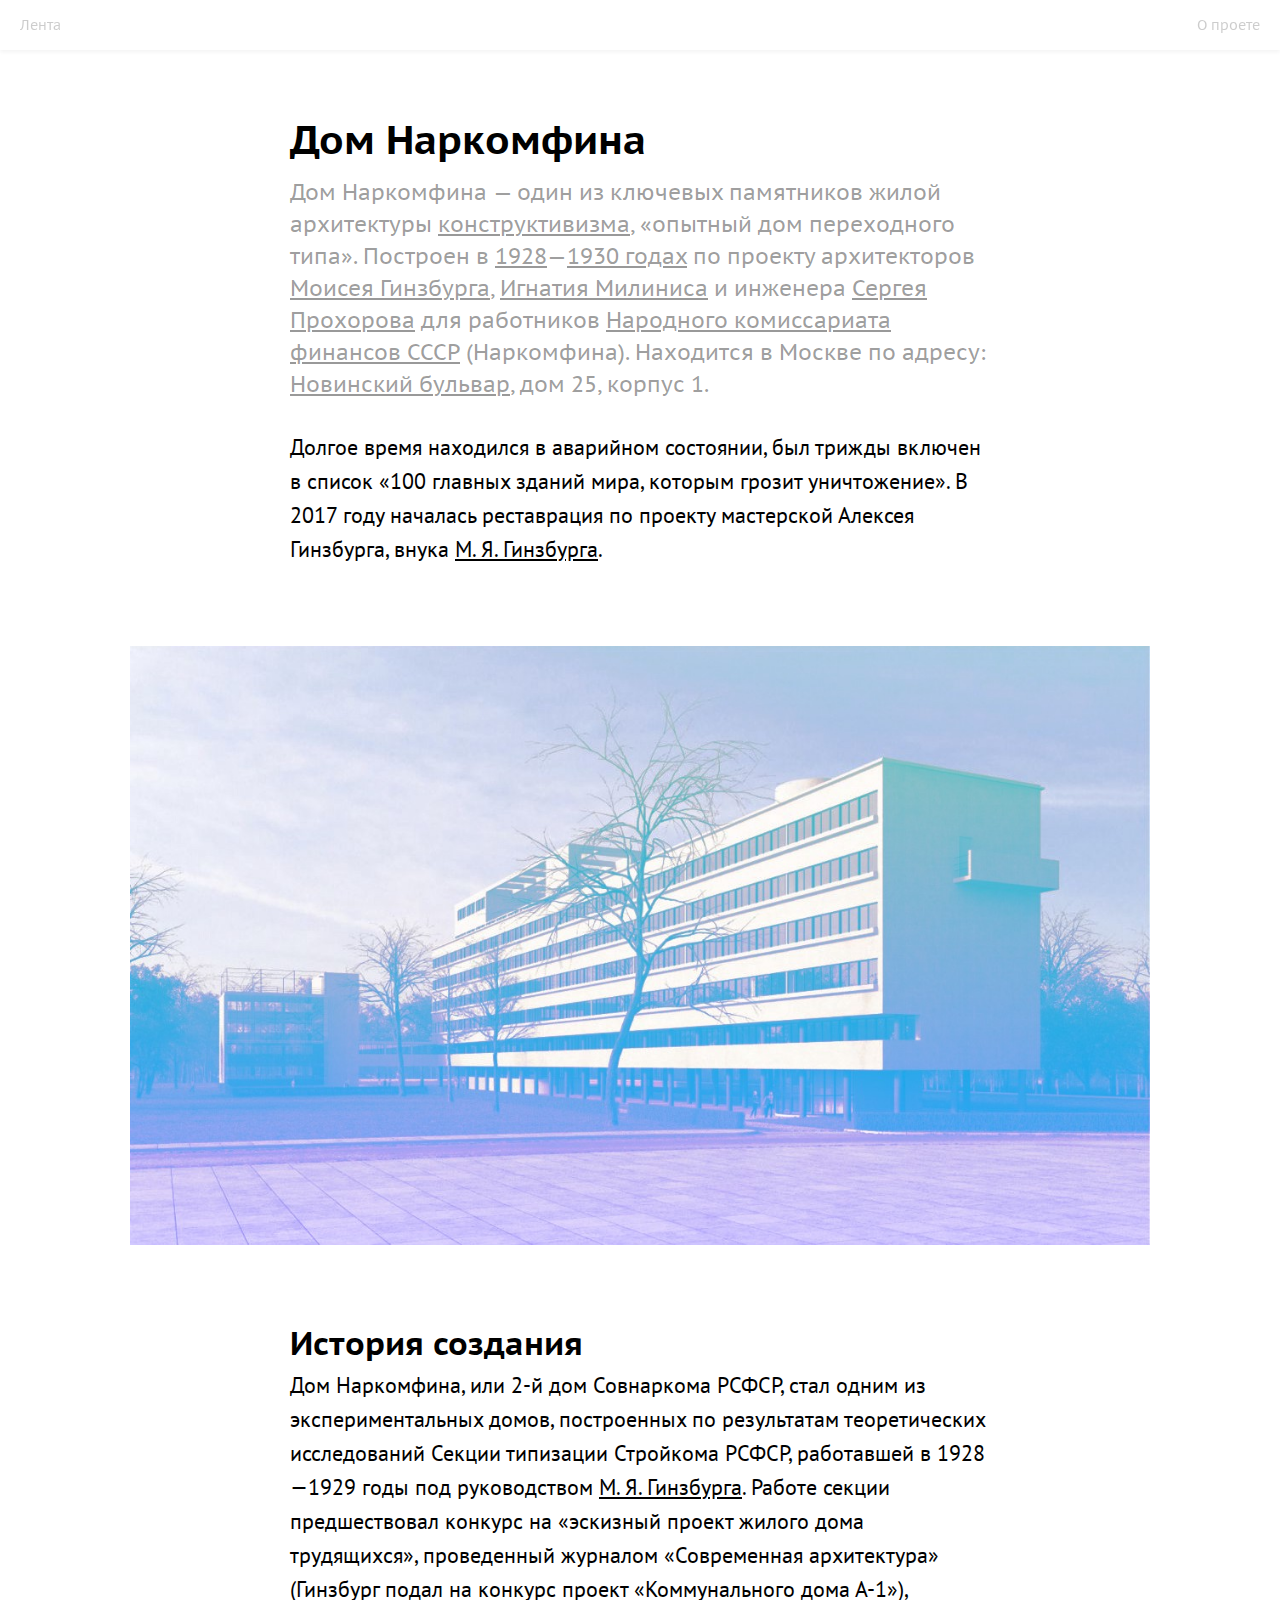
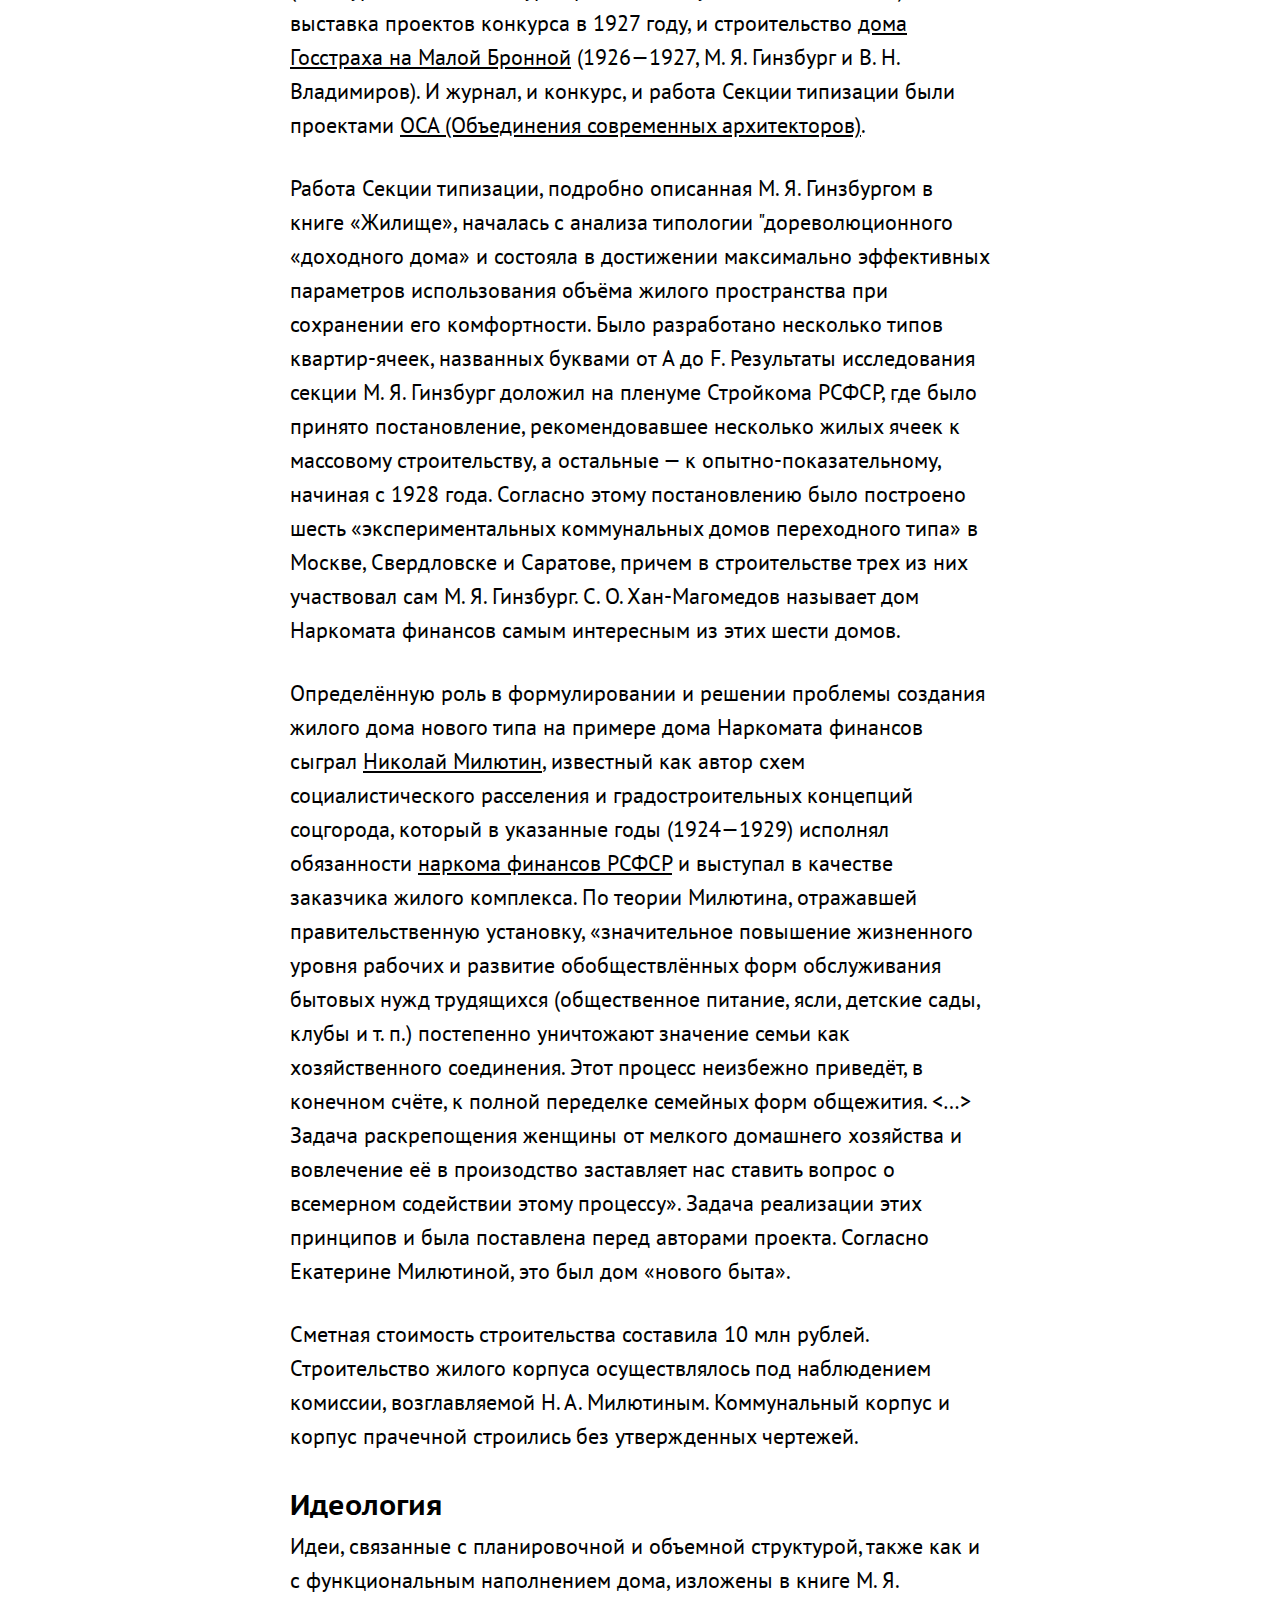
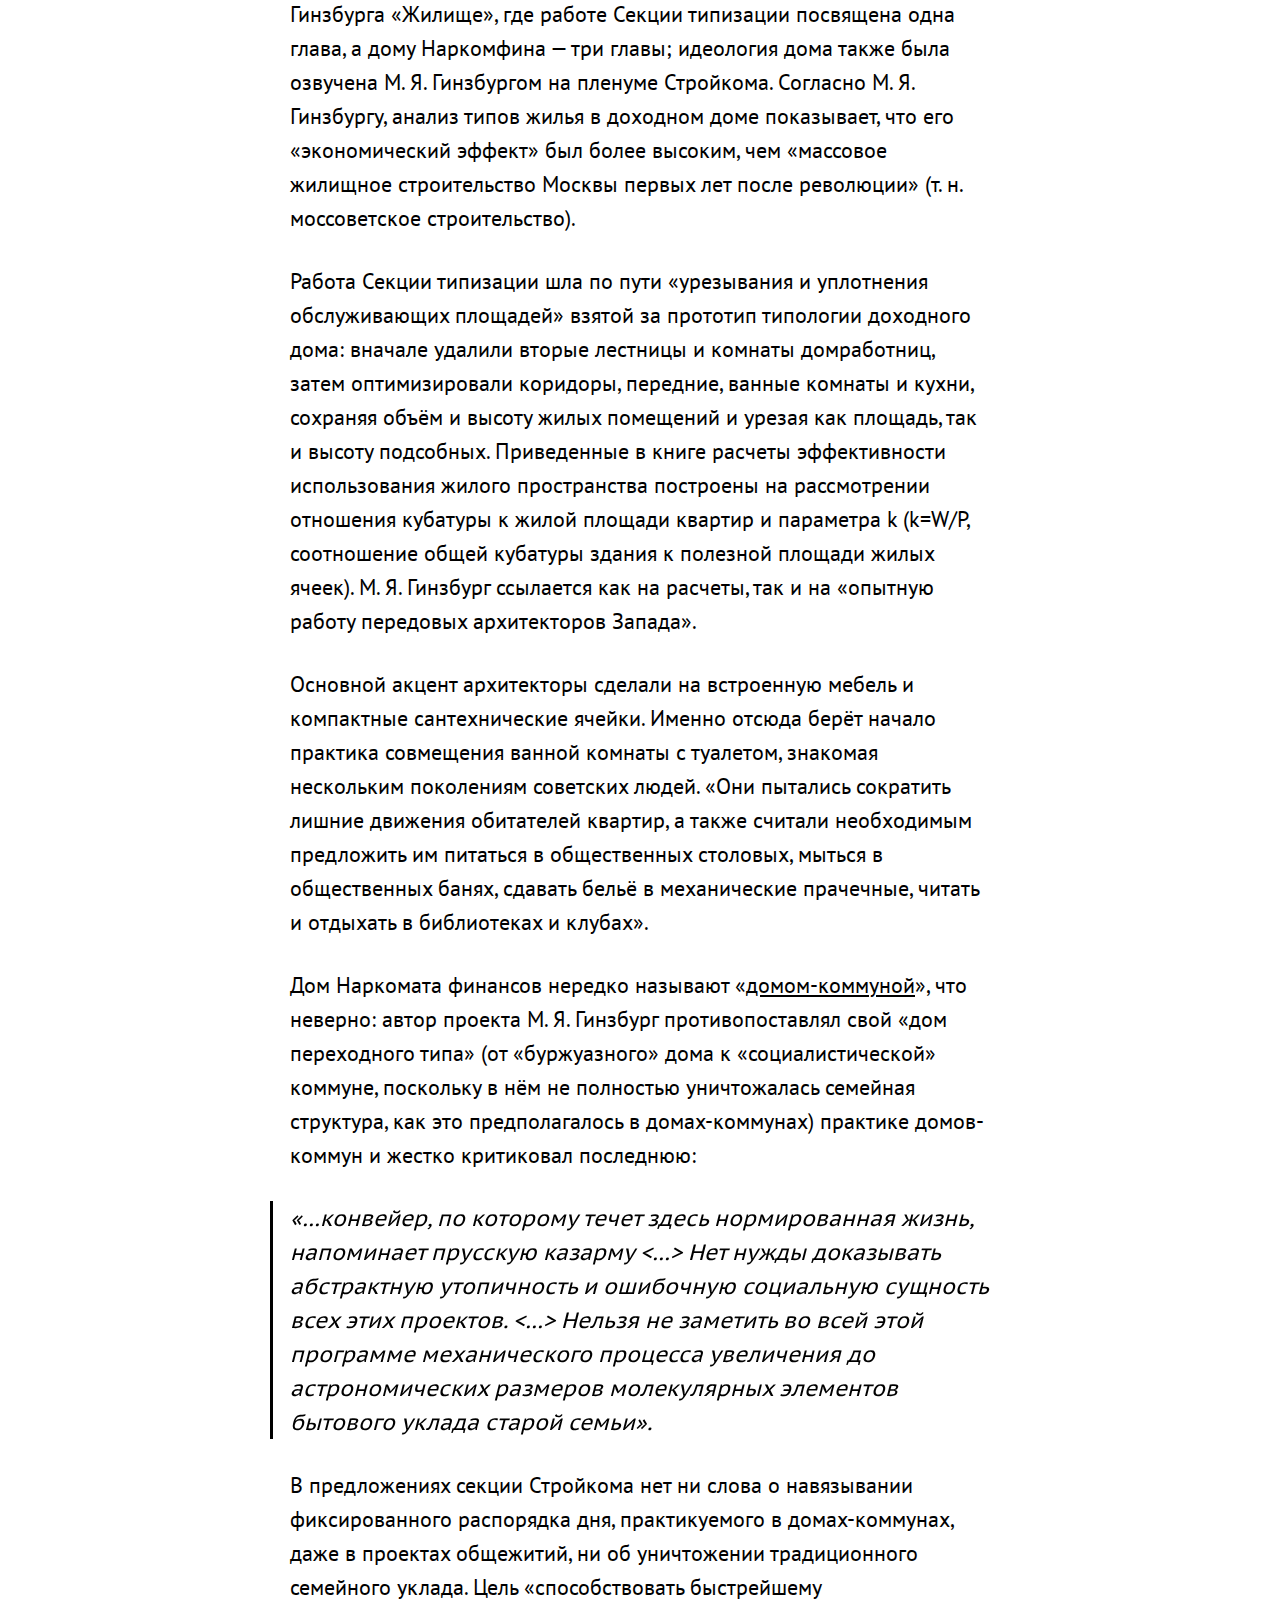
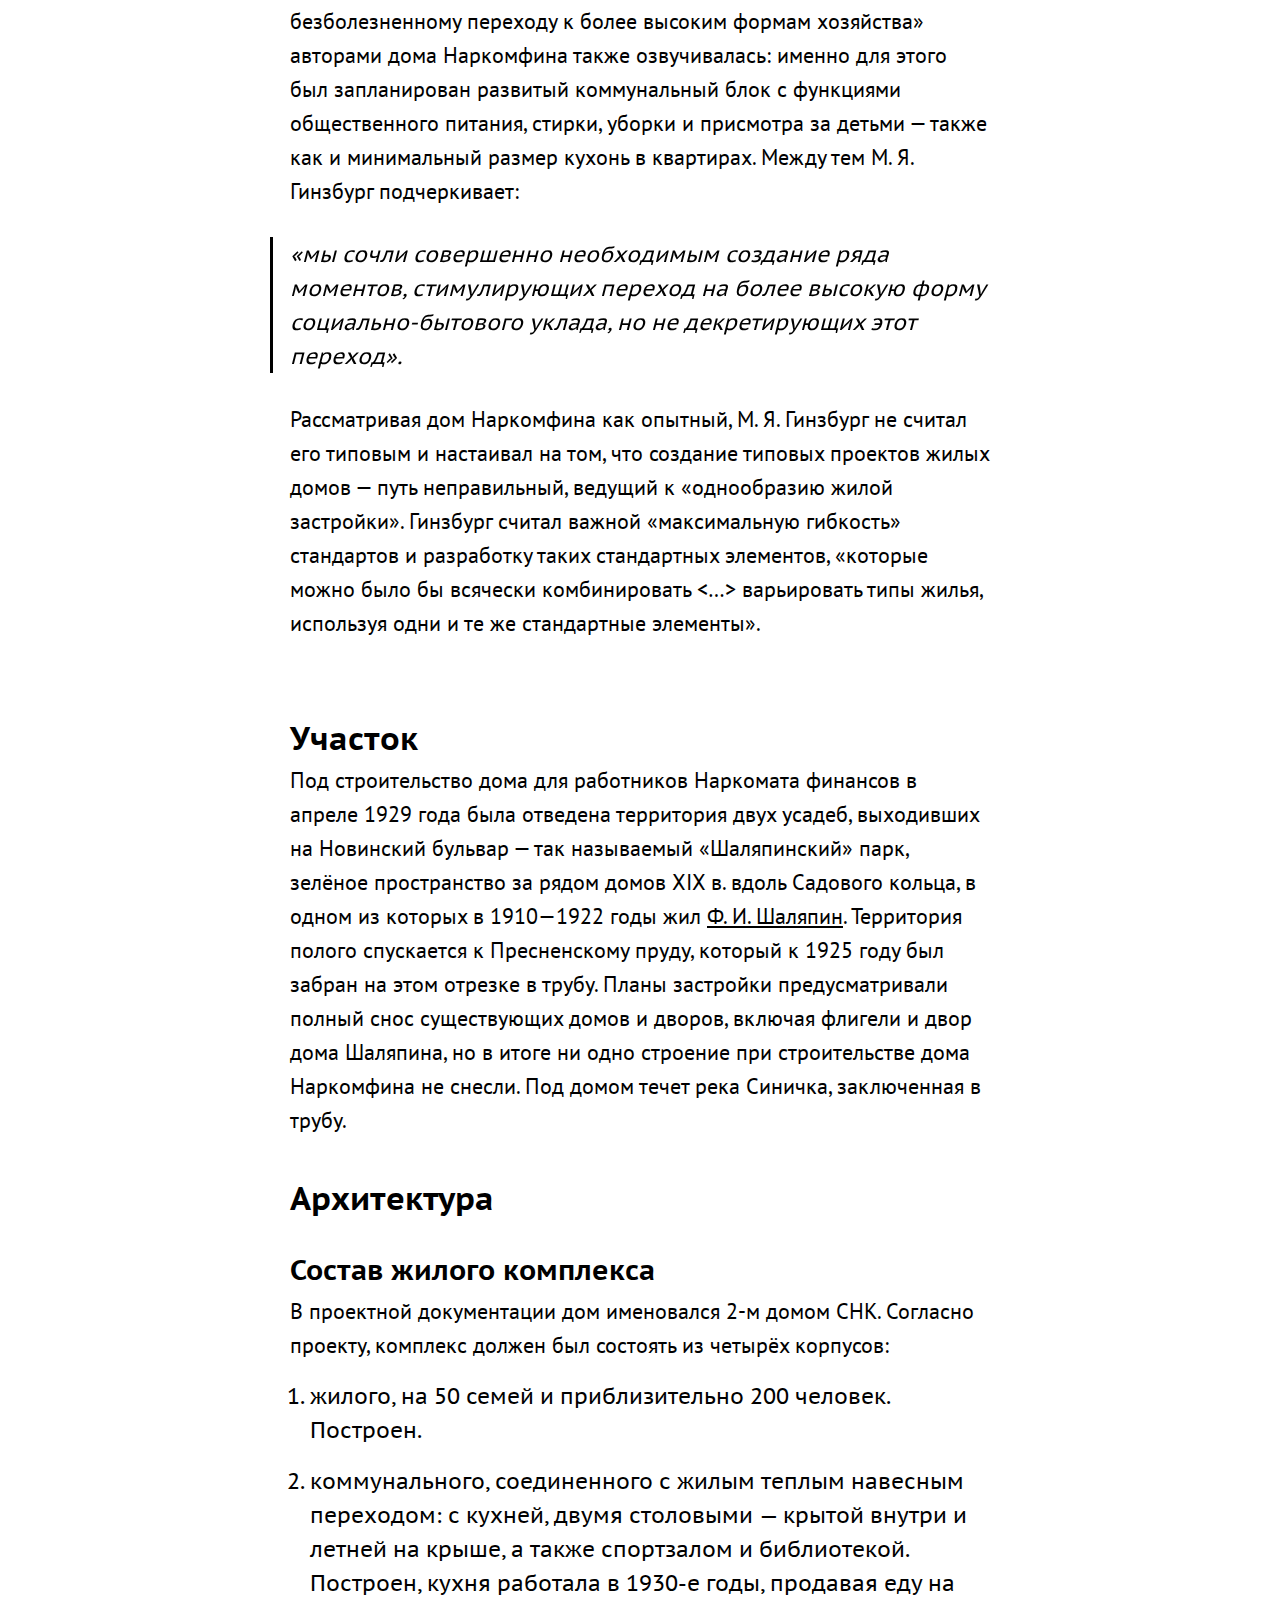
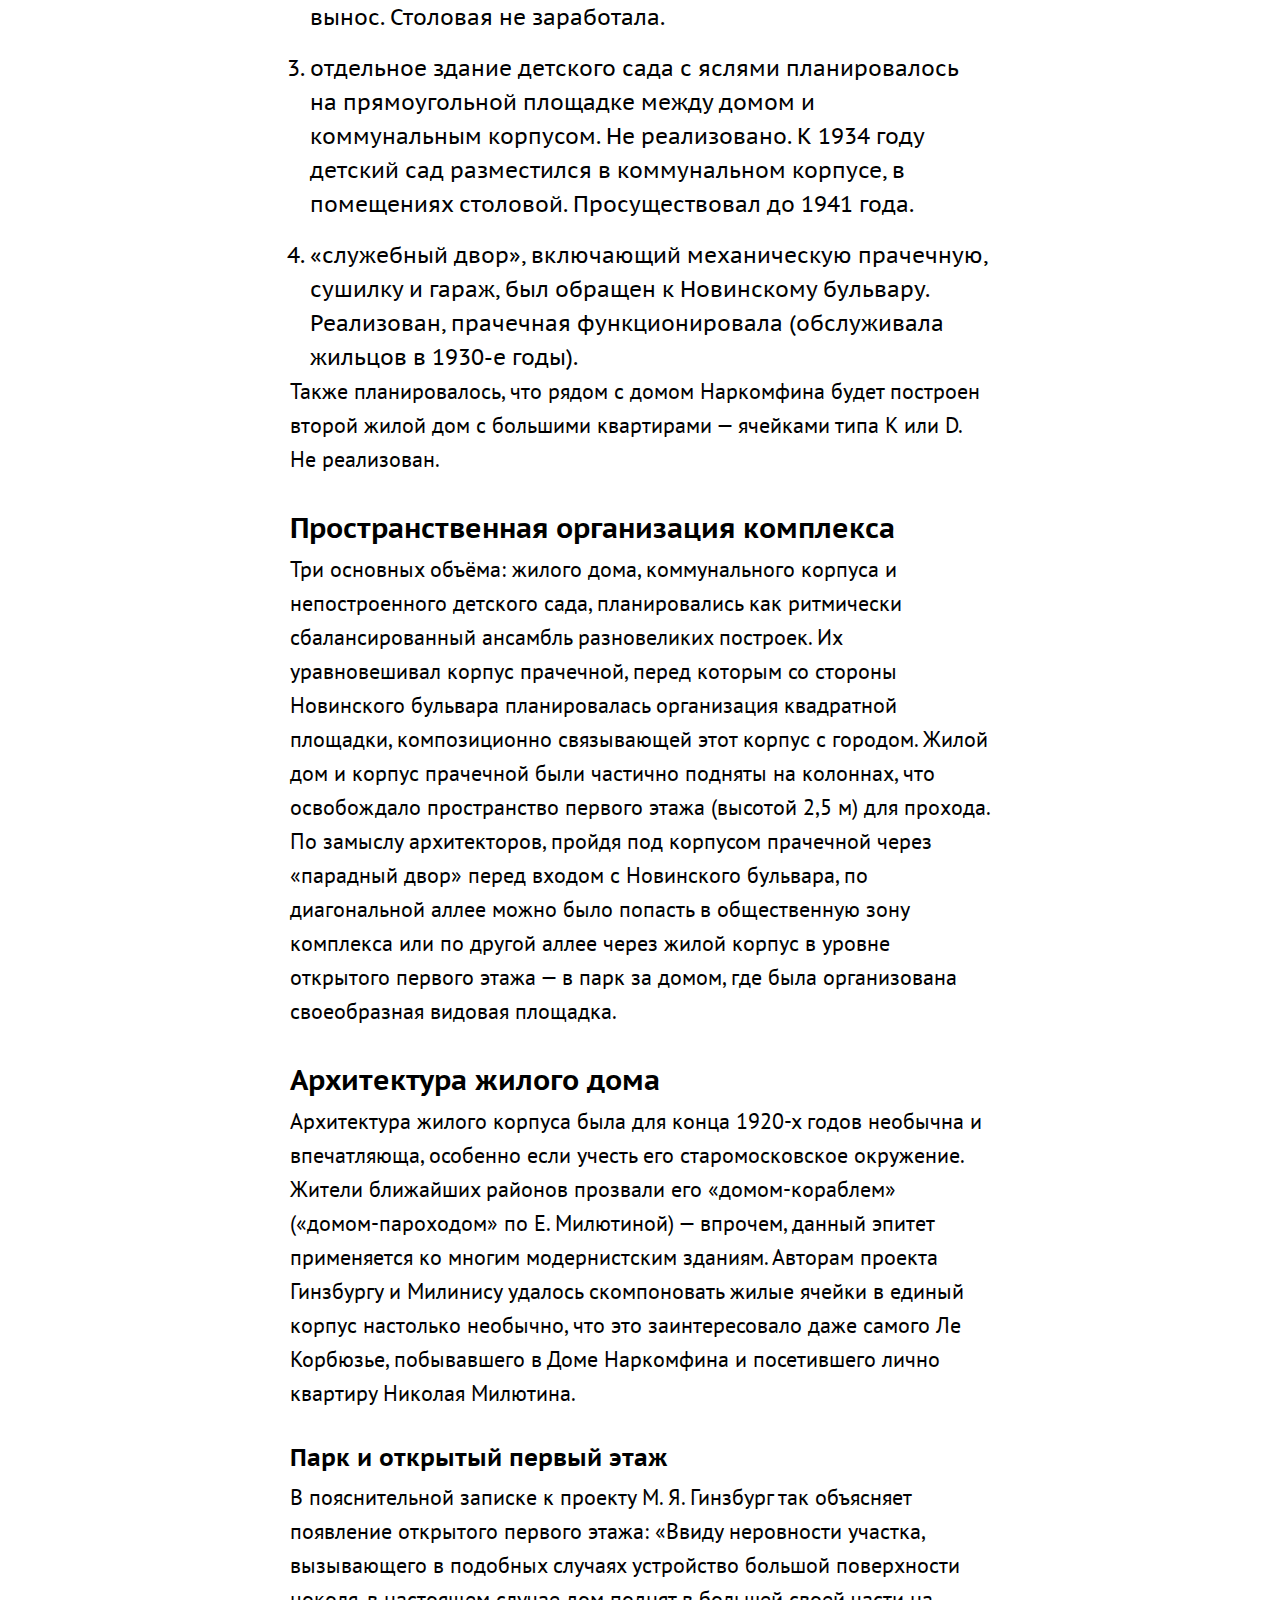
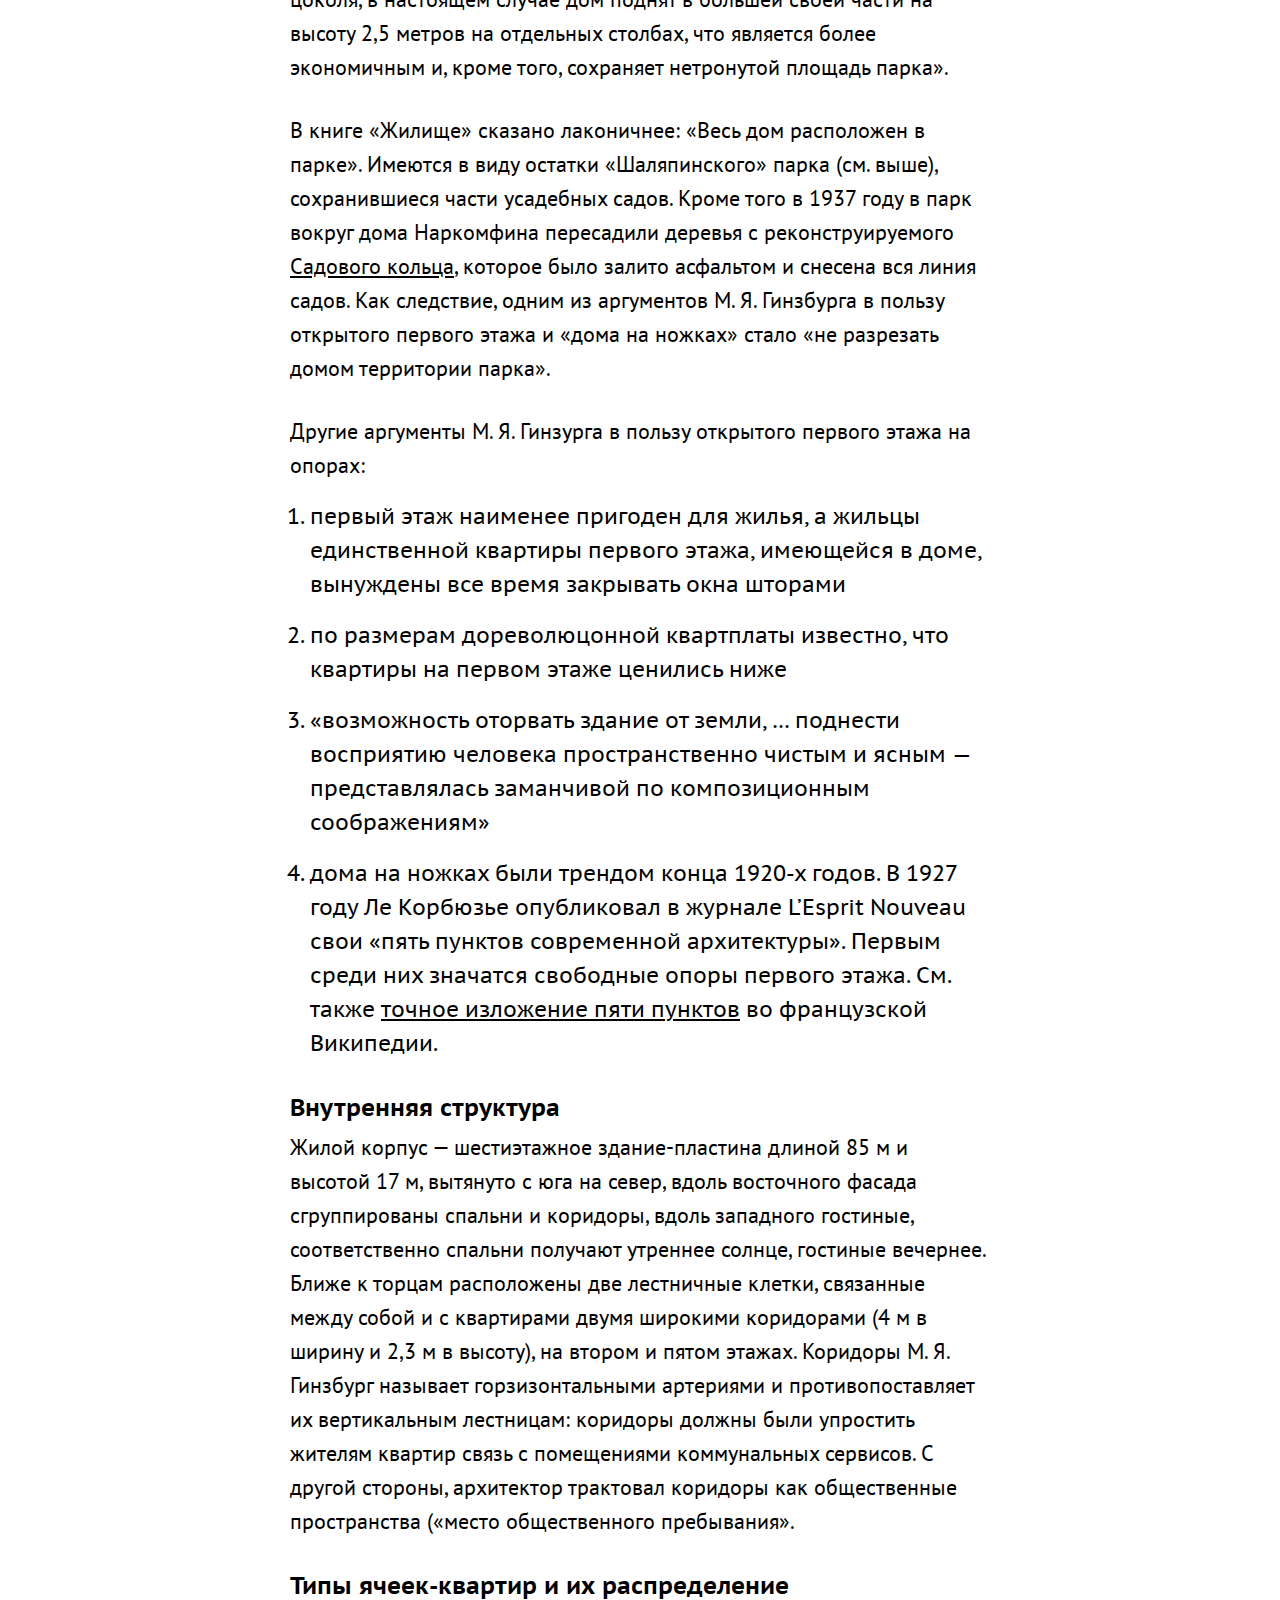
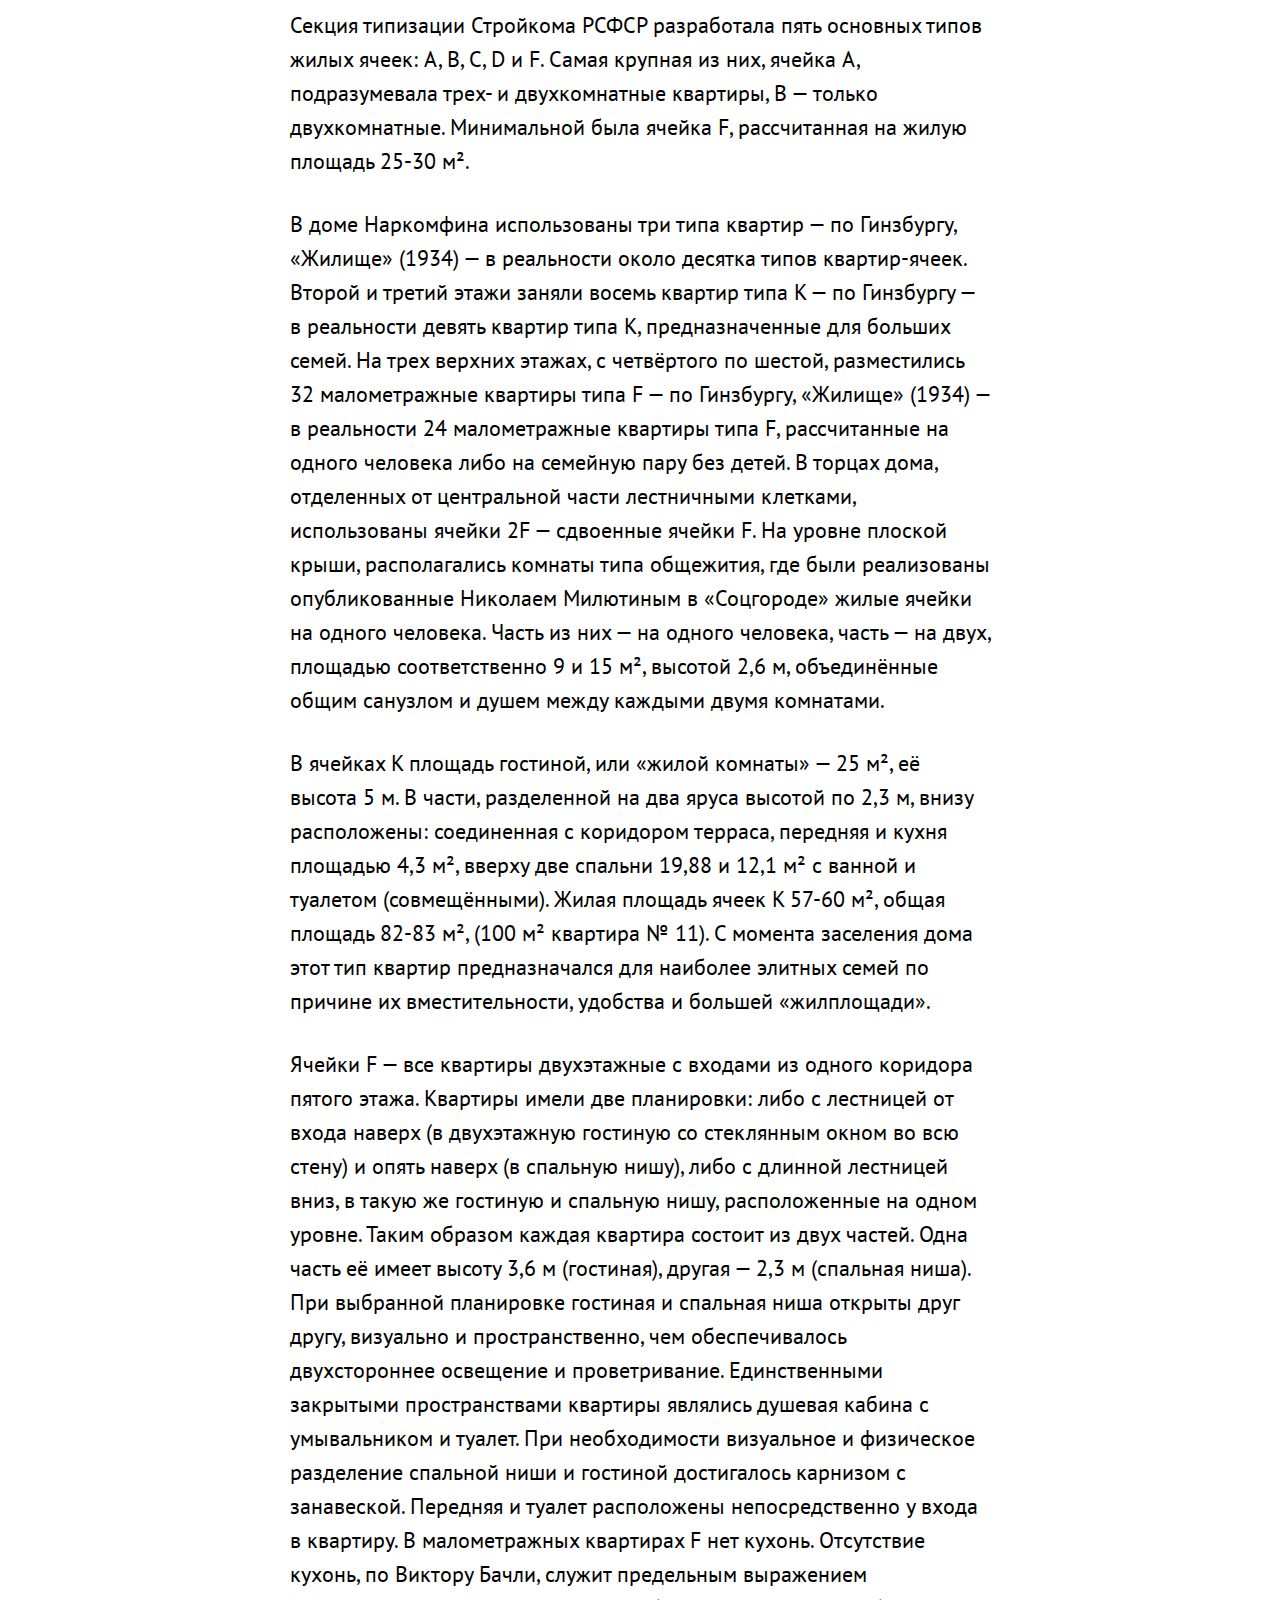
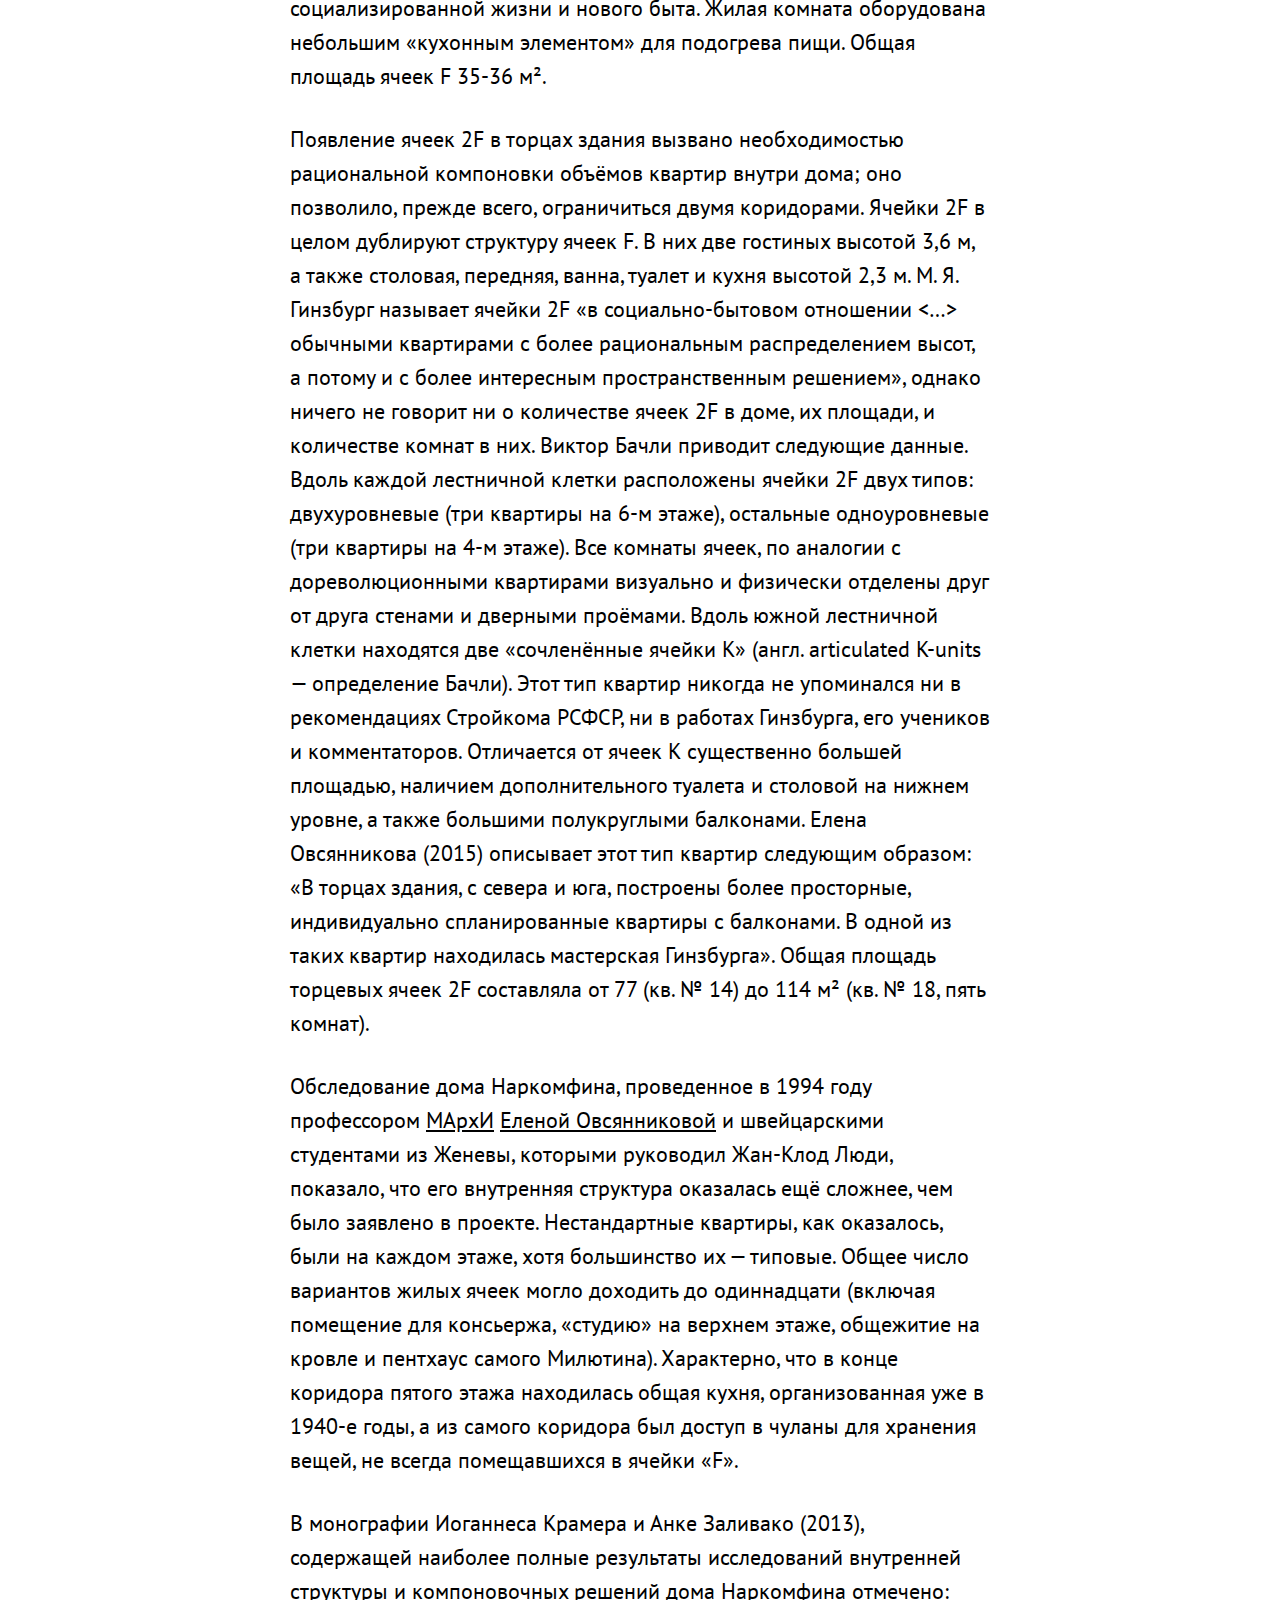
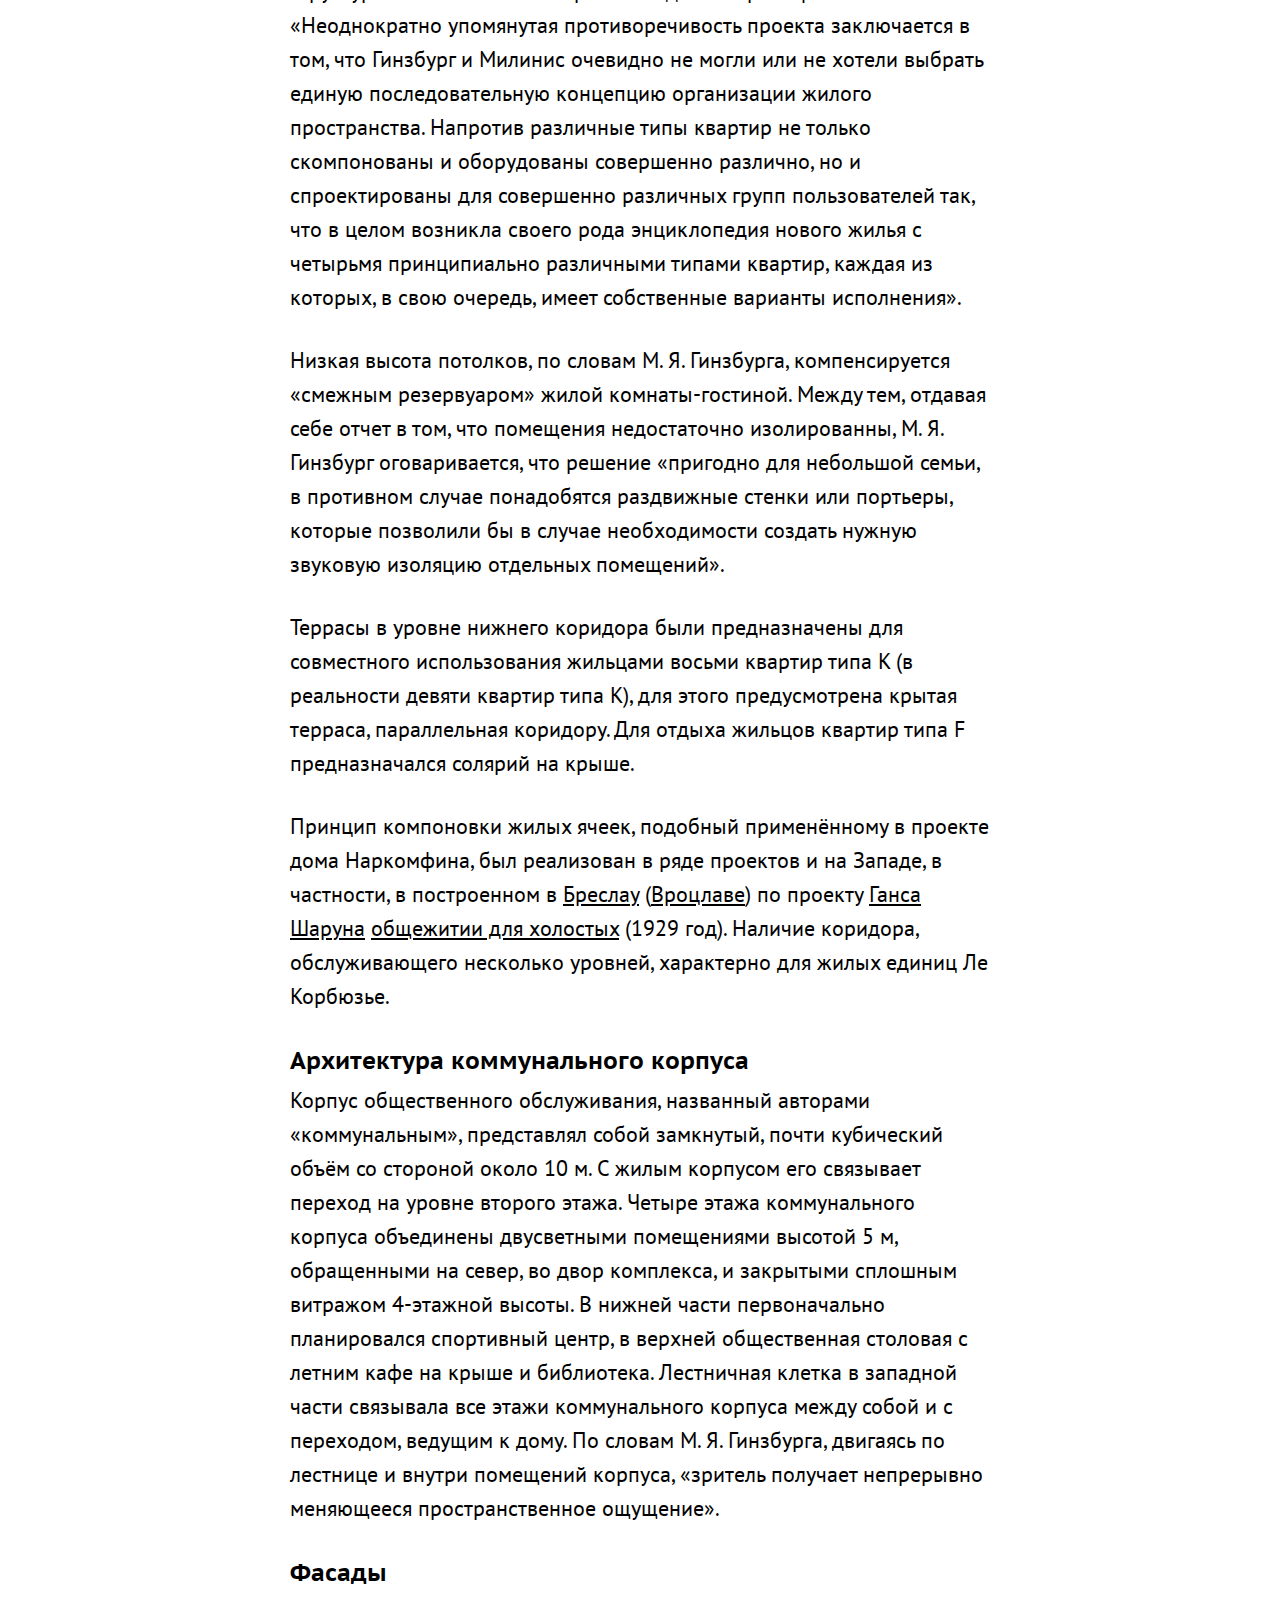
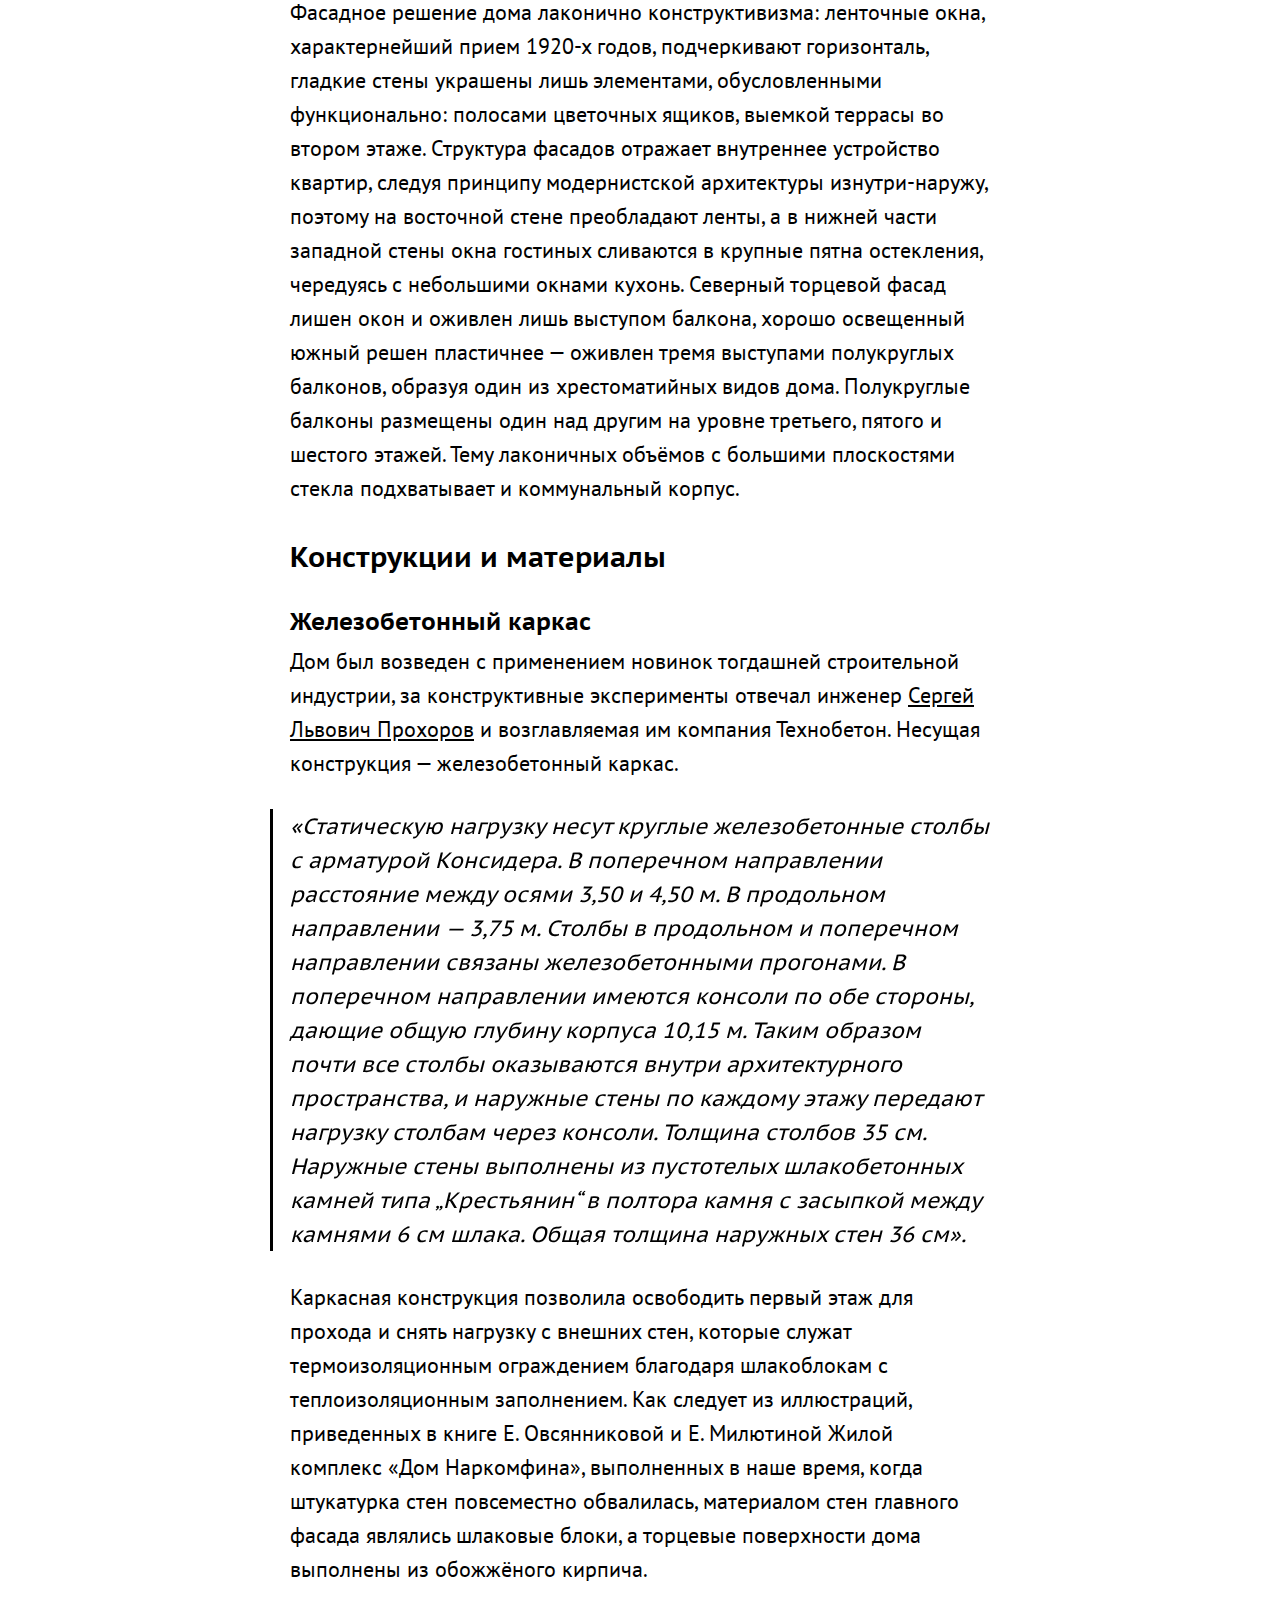
<file: narkomfin.html>
<!DOCTYPE html>
<html lang="ru" dir="ltr">

<head>
  <meta charset="utf-8">
  <meta name="viewport" content="width=device-width, initial-scale=1.0">
  <title>Дом Наркомфина</title>
  <link rel="stylesheet" href="stylesheets/style.css">
  <script src="javascripts/jquery.js" charset="utf-8"></script>
  <script src="javascripts/sidebar.js" charset="utf-8"></script>
</head>


<body>

  <menu>
    <a href="posts.html">Лента</a>
    <a href="">О проете</a>
  </menu>

  <nav>
    <ul>
      <li><a href="#h1-about">Дом Наркомфина</a></li>

      <li><a href="#h2-history">История создания</a>

        <ul>
          <li><a href="#h3-ideology">Идеология</a></li>
        </ul>
      </li>
      <li><a href="#h2-space">Участок</a></li>

      <li>
        <a href="#h2-arhitecture">Архитектура</a>

        <ul>
          <li><a href="#h3-buildings">Состав жилого комплекса</a></li>
          <li><a href="#h3-organisation">Пространственная организация комплекса</a></li>
          <li><a href="#h3-arhitecture">Архитектура жилого дома</a></li>
          <li><a href="#h3-materials">Конструкции и материалы</a></li>
          <li><a href="#h3-interior">Интерьеры</a></li>
        </ul>

      </li>

      <li>
        <a href="#h2-critics">Критика проекта</a>

        <ul>
          <li><a href="#h3-tech">С технической стороны</a></li>
          <li><a href="#h3-live">С бытовой стороны</a></li>
        </ul>
      </li>

      <li>
        <a href="#h2-renovation">История эксплуатации и проект реставрации</a>

        <ul>
          <li><a href="#h3-environment">Развитие городского окружения</a></li>
          <li><a href="#h3-renovation">Перестройки</a></li>
          <li><a href="#h3-reasons">Причины ветхости дома</a></li>
          <li><a href="#h3-history">Новейшая история дома и реставрация</a></li>
        </ul>

      </li>
      <li><a href="#h2-influence">Значение проекта в исторической перспективе</a></li>

      <li>
        <a href="#h2-real-life">Реальная жизнь в доме Наркомфина</a>

        <ul>
          <li><a href="#h3-people">Известные жители</a></li>
        </ul>
      </li>

      <li><a href="#h2-more">См. также</a></li>
    </ul>
  </nav>


  <article>
    <h1 id="h1-about">Дом Наркомфина</h1>
    <p>Дом Наркомфина — один из ключевых памятников жилой архитектуры <a
        href="https://ru.wikipedia.org/wiki/%D0%9A%D0%BE%D0%BD%D1%81%D1%82%D1%80%D1%83%D0%BA%D1%82%D0%B8%D0%B2%D0%B8%D0%B7%D0%BC_(%D0%B8%D1%81%D0%BA%D1%83%D1%81%D1%81%D1%82%D0%B2%D0%BE)">конструктивизма</a>, «опытный дом переходного типа». Построен в
      <a href="https://ru.wikipedia.org/wiki/1928_%D0%B3%D0%BE%D0%B4">1928</a>—<a href="https://ru.wikipedia.org/wiki/1930_%D0%B3%D0%BE%D0%B4">1930 годах</a> по проекту архитекторов <a
        href="https://ru.wikipedia.org/wiki/%D0%93%D0%B8%D0%BD%D0%B7%D0%B1%D1%83%D1%80%D0%B3,_%D0%9C%D0%BE%D0%B8%D1%81%D0%B5%D0%B9_%D0%AF%D0%BA%D0%BE%D0%B2%D0%BB%D0%B5%D0%B2%D0%B8%D1%87">Моисея Гинзбурга</a>, <a
        href="https://ru.wikipedia.org/wiki/%D0%9C%D0%B8%D0%BB%D0%B8%D0%BD%D0%B8%D1%81,_%D0%98%D0%B3%D0%BD%D0%B0%D1%82%D0%B8%D0%B9_%D0%A4%D1%80%D0%B0%D0%BD%D1%86%D0%B5%D0%B2%D0%B8%D1%87">Игнатия Милиниса</a> и инженера <a
        href="https://ru.wikipedia.org/wiki/%D0%A1%D0%B5%D1%80%D0%B3%D0%B5%D0%B9_%D0%9B%D1%8C%D0%B2%D0%BE%D0%B2%D0%B8%D1%87_%D0%9F%D1%80%D0%BE%D1%85%D0%BE%D1%80%D0%BE%D0%B2">Сергея Прохорова</a> для работников <a
        href="https://ru.wikipedia.org/wiki/%D0%9D%D0%B0%D1%80%D0%BE%D0%B4%D0%BD%D1%8B%D0%B9_%D0%BA%D0%BE%D0%BC%D0%B8%D1%81%D1%81%D0%B0%D1%80%D0%B8%D0%B0%D1%82_%D1%84%D0%B8%D0%BD%D0%B0%D0%BD%D1%81%D0%BE%D0%B2_%D0%A1%D0%A1%D0%A1%D0%A0">Народного
        комиссариата финансов СССР</a> (Наркомфина). Находится в Москве по адресу: <a href="https://ru.wikipedia.org/wiki/%D0%9D%D0%BE%D0%B2%D0%B8%D0%BD%D1%81%D0%BA%D0%B8%D0%B9_%D0%B1%D1%83%D0%BB%D1%8C%D0%B2%D0%B0%D1%80">Новинский бульвар</a>, дом
      25,
      корпус 1.
    </p>
    <p>Долгое время находился в аварийном состоянии, был трижды включен в список «100 главных зданий мира, которым грозит уничтожение». В 2017 году началась реставрация по проекту мастерской Алексея Гинзбурга, внука <a
        href="https://ru.wikipedia.org/wiki/%D0%93%D0%B8%D0%BD%D0%B7%D0%B1%D1%83%D1%80%D0%B3,_%D0%9C%D0%BE%D0%B8%D1%81%D0%B5%D0%B9_%D0%AF%D0%BA%D0%BE%D0%B2%D0%BB%D0%B5%D0%B2%D0%B8%D1%87">М. Я. Гинзбурга</a>.</p>

    <img src="images/narkomfin.jpg" alt="Дома Наркомфина">


    <h2 id="h2-history">История создания</h2>
    <p>Дом Наркомфина, или 2-й дом Совнаркома РСФСР, стал одним из экспериментальных домов, построенных по результатам теоретических исследований Секции типизации Стройкома РСФСР, работавшей в 1928—1929 годы под руководством <a
        href="https://ru.wikipedia.org/wiki/%D0%93%D0%B8%D0%BD%D0%B7%D0%B1%D1%83%D1%80%D0%B3,_%D0%9C%D0%BE%D0%B8%D1%81%D0%B5%D0%B9_%D0%AF%D0%BA%D0%BE%D0%B2%D0%BB%D0%B5%D0%B2%D0%B8%D1%87">М. Я. Гинзбурга</a>. Работе секции предшествовал конкурс на
      «эскизный проект жилого дома трудящихся», проведенный журналом «Современная архитектура» (Гинзбург подал на конкурс проект «Коммунального дома А-1»), выставка проектов конкурса в 1927 году, и строительство <a
        href="https://ru.wikipedia.org/wiki/%D0%96%D0%B8%D0%BB%D0%BE%D0%B9_%D0%B4%D0%BE%D0%BC_%D0%93%D0%BE%D1%81%D1%81%D1%82%D1%80%D0%B0%D1%85%D0%B0_%D0%BD%D0%B0_%D0%9C%D0%B0%D0%BB%D0%BE%D0%B9_%D0%91%D1%80%D0%BE%D0%BD%D0%BD%D0%BE%D0%B9">дома
        Госстраха
        на Малой Бронной</a> (1926—1927, М. Я. Гинзбург и В. Н. Владимиров). И журнал, и конкурс, и работа Секции типизации были проектами <a
        href="https://ru.wikipedia.org/wiki/%D0%9E%D0%B1%D1%8A%D0%B5%D0%B4%D0%B8%D0%BD%D0%B5%D0%BD%D0%B8%D0%B5_%D1%81%D0%BE%D0%B2%D1%80%D0%B5%D0%BC%D0%B5%D0%BD%D0%BD%D1%8B%D1%85_%D0%B0%D1%80%D1%85%D0%B8%D1%82%D0%B5%D0%BA%D1%82%D0%BE%D1%80%D0%BE%D0%B2">ОСА
        (Объединения современных архитекторов)</a>.</p>
    <p>Работа Секции типизации, подробно описанная М. Я. Гинзбургом в книге «Жилище», началась с анализа типологии "дореволюционного «доходного дома» и состояла в достижении максимально эффективных параметров использования объёма жилого
      пространства
      при сохранении его комфортности. Было разработано несколько типов квартир-ячеек, названных буквами от A до F. Результаты исследования секции М. Я. Гинзбург доложил на пленуме Стройкома РСФСР, где было принято постановление, рекомендовавшее
      несколько жилых ячеек к массовому строительству, а остальные — к опытно-показательному, начиная с 1928 года. Согласно этому постановлению было построено шесть «экспериментальных коммунальных домов переходного типа» в Москве, Свердловске и
      Саратове, причем в строительстве трех из них участвовал сам М. Я. Гинзбург. С. О. Хан-Магомедов называет дом Наркомата финансов самым интересным из этих шести домов.</p>
    <p>Определённую роль в формулировании и решении проблемы создания жилого дома нового типа на примере дома Наркомата финансов сыграл <a
        href="https://ru.wikipedia.org/wiki/%D0%9C%D0%B8%D0%BB%D1%8E%D1%82%D0%B8%D0%BD,_%D0%9D%D0%B8%D0%BA%D0%BE%D0%BB%D0%B0%D0%B9_%D0%90%D0%BB%D0%B5%D0%BA%D1%81%D0%B0%D0%BD%D0%B4%D1%80%D0%BE%D0%B2%D0%B8%D1%87">Николай Милютин</a>, известный как
      автор
      схем социалистического расселения и градостроительных концепций соцгорода, который в указанные годы (1924—1929) исполнял обязанности <a
        href="https://ru.wikipedia.org/wiki/%D0%9D%D0%B0%D1%80%D0%BE%D0%B4%D0%BD%D1%8B%D0%B9_%D0%BA%D0%BE%D0%BC%D0%B8%D1%81%D1%81%D0%B0%D1%80%D0%B8%D0%B0%D1%82_%D1%84%D0%B8%D0%BD%D0%B0%D0%BD%D1%81%D0%BE%D0%B2_%D0%A0%D0%A1%D0%A4%D0%A1%D0%A0">наркома
        финансов РСФСР</a> и выступал в качестве заказчика жилого комплекса. По теории Милютина, отражавшей правительственную установку, «значительное повышение жизненного уровня рабочих и развитие обобществлённых форм обслуживания бытовых нужд
      трудящихся (общественное питание, ясли, детские сады, клубы и т. п.) постепенно уничтожают значение семьи как хозяйственного соединения. Этот процесс неизбежно приведёт, в конечном счёте, к полной переделке семейных форм общежития. <…> Задача
        раскрепощения женщины от мелкого домашнего хозяйства и вовлечение её в произодство заставляет нас ставить вопрос о всемерном содействии этому процессу». Задача реализации этих принципов и была поставлена перед авторами проекта. Согласно
        Екатерине Милютиной, это был дом «нового быта».</p>
    <p>Сметная стоимость строительства составила 10 млн рублей. Строительство жилого корпуса осуществлялось под наблюдением комиссии, возглавляемой Н. А. Милютиным. Коммунальный корпус и корпус прачечной строились без утвержденных чертежей.</p>

    <h3 id="h3-ideology">Идеология</h3>
    <p>Идеи, связанные с планировочной и объемной структурой, также как и с функциональным наполнением дома, изложены в книге М. Я. Гинзбурга «Жилище», где работе Секции типизации посвящена одна глава, а дому Наркомфина — три главы; идеология дома
      также была озвучена М. Я. Гинзбургом на пленуме Стройкома. Согласно М. Я. Гинзбургу, анализ типов жилья в доходном доме показывает, что его «экономический эффект» был более высоким, чем «массовое жилищное строительство Москвы первых лет после
      революции» (т. н. моссоветское строительство).</p>
    <p>Работа Секции типизации шла по пути «урезывания и уплотнения обслуживающих площадей» взятой за прототип типологии доходного дома: вначале удалили вторые лестницы и комнаты домработниц, затем оптимизировали коридоры, передние, ванные комнаты
      и
      кухни, сохраняя объём и высоту жилых помещений и урезая как площадь, так и высоту подсобных. Приведенные в книге расчеты эффективности использования жилого пространства построены на рассмотрении отношения кубатуры к жилой площади квартир и
      параметра k (k=W/P, соотношение общей кубатуры здания к полезной площади жилых ячеек). М. Я. Гинзбург ссылается как на расчеты, так и на «опытную работу передовых архитекторов Запада».</p>
    <p>Основной акцент архитекторы сделали на встроенную мебель и компактные сантехнические ячейки. Именно отсюда берёт начало практика совмещения ванной комнаты с туалетом, знакомая нескольким поколениям советских людей. «Они пытались сократить
      лишние
      движения обитателей квартир, а также считали необходимым предложить им питаться в общественных столовых, мыться в общественных банях, сдавать бельё в механические прачечные, читать и отдыхать в библиотеках и клубах».</p>
    <p>Дом Наркомата финансов нередко называют «<a href="https://ru.wikipedia.org/wiki/%D0%94%D0%BE%D0%BC-%D0%BA%D0%BE%D0%BC%D0%BC%D1%83%D0%BD%D0%B0">домом-коммуной</a>», что неверно: автор проекта М. Я. Гинзбург противопоставлял свой «дом
      переходного
      типа» (от «буржуазного» дома к «социалистической» коммуне, поскольку в нём не полностью уничтожалась семейная структура, как это предполагалось в домах-коммунах) практике домов-коммун и жестко критиковал последнюю:</p>

    <blockquote cite="https://ru.wikipedia.org/wiki/%D0%94%D0%BE%D0%BC_%D0%9D%D0%B0%D1%80%D0%BA%D0%BE%D0%BC%D1%84%D0%B8%D0%BD%D0%B0">
      «…конвейер, по которому течет здесь нормированная жизнь, напоминает прусскую казарму <…> Нет нужды доказывать
        абстрактную утопичность и ошибочную социальную сущность всех этих проектов. <…> Нельзя не заметить во всей этой программе механического процесса увеличения до астрономических размеров молекулярных элементов бытового уклада старой семьи».
    </blockquote>
    <p>В предложениях секции Стройкома нет ни слова о навязывании фиксированного распорядка дня, практикуемого в домах-коммунах, даже в проектах общежитий, ни об уничтожении традиционного семейного уклада. Цель «способствовать быстрейшему
      безболезненному переходу к более высоким формам хозяйства» авторами дома Наркомфина также озвучивалась: именно для этого был запланирован развитый коммунальный блок с функциями общественного питания, стирки, уборки и присмотра за детьми —
      также
      как и минимальный размер кухонь в квартирах. Между тем М. Я. Гинзбург подчеркивает:</p>
    <blockquote cite="https://ru.wikipedia.org/wiki/%D0%94%D0%BE%D0%BC_%D0%9D%D0%B0%D1%80%D0%BA%D0%BE%D0%BC%D1%84%D0%B8%D0%BD%D0%B0">«мы сочли совершенно необходимым создание ряда моментов, стимулирующих переход на более высокую форму
      социально-бытового уклада, но не декретирующих этот переход».</blockquote>
    <p>Рассматривая дом Наркомфина как опытный, М. Я. Гинзбург не считал его типовым и настаивал на том, что создание типовых проектов жилых домов — путь неправильный, ведущий к «однообразию жилой застройки». Гинзбург считал важной «максимальную
      гибкость» стандартов и разработку таких стандартных элементов, «которые можно было бы всячески комбинировать <…> варьировать типы жилья, используя одни и те же стандартные элементы».</p>


    <h2 id="h2-space">Участок</h2>
    <p>Под строительство дома для работников Наркомата финансов в апреле 1929 года была отведена территория двух усадеб, выходивших на Новинский бульвар — так называемый «Шаляпинский» парк, зелёное пространство за рядом домов XIX в. вдоль Садового
      кольца, в одном из которых в 1910—1922 годы жил <a href="https://ru.wikipedia.org/wiki/%D0%A8%D0%B0%D0%BB%D1%8F%D0%BF%D0%B8%D0%BD,_%D0%A4%D1%91%D0%B4%D0%BE%D1%80_%D0%98%D0%B2%D0%B0%D0%BD%D0%BE%D0%B2%D0%B8%D1%87">Ф. И. Шаляпин</a>. Территория
      полого спускается к Пресненскому пруду, который к 1925 году был забран на этом отрезке в трубу. Планы застройки предусматривали полный снос существующих домов и дворов, включая флигели и двор дома Шаляпина, но в итоге ни одно строение при
      строительстве дома Наркомфина не снесли. Под домом течет река Синичка, заключенная в трубу.</p>


    <h2 id="h2-arhitecture">Архитектура</h2>

    <h3 id="h3-buildings">Состав жилого комплекса</h3>
    <p>В проектной документации дом именовался 2-м домом СНК. Согласно проекту, комплекс должен был состоять из четырёх корпусов:</p>
    <ol>
      <li>жилого, на 50 семей и приблизительно 200 человек. Построен.</li>
      <li>коммунального, соединенного с жилым теплым навесным переходом: с кухней, двумя столовыми — крытой внутри и летней на крыше, а также спортзалом и библиотекой. Построен, кухня работала в 1930-е годы, продавая еду на вынос. Столовая не
        заработала.</li>
      <li>отдельное здание детского сада с яслями планировалось на прямоугольной площадке между домом и коммунальным корпусом. Не реализовано. К 1934 году детский сад разместился в коммунальном корпусе, в помещениях столовой. Просуществовал до 1941
        года.</li>
      <li>«служебный двор», включающий механическую прачечную, сушилку и гараж, был обращен к Новинскому бульвару. Реализован, прачечная функционировала (обслуживала жильцов в 1930-е годы).</li>
    </ol>

    <p>Также планировалось, что рядом с домом Наркомфина будет построен второй жилой дом с большими квартирами — ячейками типа К или D. Не реализован.</p>

    <h3 id="h3-organisation">Пространственная организация комплекса</h3>
    <p>Три основных объёма: жилого дома, коммунального корпуса и непостроенного детского сада, планировались как ритмически сбалансированный ансамбль разновеликих построек. Их уравновешивал корпус прачечной, перед которым со стороны Новинского
      бульвара
      планировалась организация квадратной площадки, композиционно связывающей этот корпус с городом. Жилой дом и корпус прачечной были частично подняты на колоннах, что освобождало пространство первого этажа (высотой 2,5 м) для прохода. По замыслу
      архитекторов, пройдя под корпусом прачечной через «парадный двор» перед входом с Новинского бульвара, по диагональной аллее можно было попасть в общественную зону комплекса или по другой аллее через жилой корпус в уровне открытого первого
      этажа
      —
      в парк за домом, где была организована своеобразная видовая площадка.</p>

    <h3 id="h3-arhitecture">Архитектура жилого дома</h3>
    <p>Архитектура жилого корпуса была для конца 1920-х годов необычна и впечатляюща, особенно если учесть его старомосковское окружение. Жители ближайших районов прозвали его «домом-кораблем» («домом-пароходом» по Е. Милютиной) — впрочем, данный
      эпитет применяется ко многим модернистским зданиям. Авторам проекта Гинзбургу и Милинису удалось скомпоновать жилые ячейки в единый корпус настолько необычно, что это заинтересовало даже самого Ле Корбюзье, побывавшего в Доме Наркомфина и
      посетившего лично квартиру Николая Милютина.</p>

    <h4>Парк и открытый первый этаж</h4>
    <p>В пояснительной записке к проекту М. Я. Гинзбург так объясняет появление открытого первого этажа: «Ввиду неровности участка, вызывающего в подобных случаях устройство большой поверхности цоколя, в настоящем случае дом поднят в большей своей
      части на высоту 2,5 метров на отдельных столбах, что является более экономичным и, кроме того, сохраняет нетронутой площадь парка».</p>
    <p>В книге «Жилище» сказано лаконичнее: «Весь дом расположен в парке». Имеются в виду остатки «Шаляпинского» парка (см. выше), сохранившиеся части усадебных садов. Кроме того в 1937 году в парк вокруг дома Наркомфина пересадили деревья с
      реконструируемого <a href="https://ru.wikipedia.org/wiki/%D0%A1%D0%B0%D0%B4%D0%BE%D0%B2%D0%BE%D0%B5_%D0%BA%D0%BE%D0%BB%D1%8C%D1%86%D0%BE">Садового кольца</a>, которое было залито асфальтом и снесена вся линия садов. Как следствие, одним из
      аргументов М. Я. Гинзбурга в пользу открытого первого этажа и «дома на ножках» стало «не разрезать домом территории парка».</p>
    <p>Другие аргументы М. Я. Гинзурга в пользу открытого первого этажа на опорах:</p>
    <ol>
      <li>первый этаж наименее пригоден для жилья, а жильцы единственной квартиры первого этажа, имеющейся в доме, вынуждены все время закрывать окна шторами</li>
      <li>по размерам дореволюцонной квартплаты известно, что квартиры на первом этаже ценились ниже</li>
      <li>«возможность оторвать здание от земли, … поднести восприятию человека пространственно чистым и ясным — представлялась заманчивой по композиционным соображениям»</li>
      <li>дома на ножках были трендом конца 1920-х годов. В 1927 году Ле Корбюзье опубликовал в журнале L’Esprit Nouveau свои «пять пунктов современной архитектуры». Первым среди них значатся свободные опоры первого этажа. См. также <a
          href="https://fr.wikipedia.org/wiki/Cinq_points_de_l%27architecture_moderne">точное изложение пяти пунктов</a> во французской Википедии.</li>
    </ol>
    <h4>Внутренняя структура</h4>
    <p>Жилой корпус — шестиэтажное здание-пластина длиной 85 м и высотой 17 м, вытянуто с юга на север, вдоль восточного фасада сгруппированы спальни и коридоры, вдоль западного гостиные, соответственно спальни получают утреннее солнце, гостиные
      вечернее. Ближе к торцам расположены две лестничные клетки, связанные между собой и с квартирами двумя широкими коридорами (4 м в ширину и 2,3 м в высоту), на втором и пятом этажах. Коридоры М. Я. Гинзбург называет горзизонтальными артериями
      и
      противопоставляет их вертикальным лестницам: коридоры должны были упростить жителям квартир связь с помещениями коммунальных сервисов. С другой стороны, архитектор трактовал коридоры как общественные пространства («место общественного
      пребывания».</p>
    <h4>Типы ячеек-квартир и их распределение</h4>
    <p>Секция типизации Стройкома РСФСР разработала пять основных типов жилых ячеек: A, B, C, D и F. Самая крупная из них, ячейка A, подразумевала трех- и двухкомнатные квартиры, B — только двухкомнатные. Минимальной была ячейка F, рассчитанная на
      жилую площадь 25-30 м².</p>
    <p>В доме Наркомфина использованы три типа квартир — по Гинзбургу, «Жилище» (1934) — в реальности около десятка типов квартир-ячеек. Второй и третий этажи заняли восемь квартир типа K — по Гинзбургу — в реальности девять квартир типа K,
      предназначенные для больших семей. На трех верхних этажах, с четвёртого по шестой, разместились 32 малометражные квартиры типа F — по Гинзбургу, «Жилище» (1934) — в реальности 24 малометражные квартиры типа F, рассчитанные на одного человека
      либо
      на семейную пару без детей. В торцах дома, отделенных от центральной части лестничными клетками, использованы ячейки 2F — сдвоенные ячейки F. На уровне плоской крыши, располагались комнаты типа общежития, где были реализованы опубликованные
      Николаем Милютиным в «Соцгороде» жилые ячейки на одного человека. Часть из них — на одного человека, часть — на двух, площадью соответственно 9 и 15 м², высотой 2,6 м, объединённые общим санузлом и душем между каждыми двумя комнатами.</p>
    <p>В ячейках K площадь гостиной, или «жилой комнаты» — 25 м², её высота 5 м. В части, разделенной на два яруса высотой по 2,3 м, внизу расположены: соединенная с коридором терраса, передняя и кухня площадью 4,3 м², вверху две спальни 19,88 и
      12,1
      м² с ванной и туалетом (совмещёнными). Жилая площадь ячеек K 57-60 м², общая площадь 82-83 м², (100 м² квартира № 11). С момента заселения дома этот тип квартир предназначался для наиболее элитных семей по причине их вместительности, удобства
      и
      большей «жилплощади».</p>
    <p>Ячейки F — все квартиры двухэтажные с входами из одного коридора пятого этажа. Квартиры имели две планировки: либо с лестницей от входа наверх (в двухэтажную гостиную со стеклянным окном во всю стену) и опять наверх (в спальную нишу), либо с
      длинной лестницей вниз, в такую же гостиную и спальную нишу, расположенные на одном уровне. Таким образом каждая квартира состоит из двух частей. Одна часть её имеет высоту 3,6 м (гостиная), другая — 2,3 м (спальная ниша). При выбранной
      планировке гостиная и спальная ниша открыты друг другу, визуально и пространственно, чем обеспечивалось двухстороннее освещение и проветривание. Единственными закрытыми пространствами квартиры являлись душевая кабина с умывальником и туалет.
      При
      необходимости визуальное и физическое разделение спальной ниши и гостиной достигалось карнизом с занавеской. Передняя и туалет расположены непосредственно у входа в квартиру. В малометражных квартирах F нет кухонь. Отсутствие кухонь, по
      Виктору
      Бачли, служит предельным выражением социализированной жизни и нового быта. Жилая комната оборудована небольшим «кухонным элементом» для подогрева пищи. Общая площадь ячеек F 35-36 м².</p>
    <p>Появление ячеек 2F в торцах здания вызвано необходимостью рациональной компоновки объёмов квартир внутри дома; оно позволило, прежде всего, ограничиться двумя коридорами. Ячейки 2F в целом дублируют структуру ячеек F. В них две гостиных
      высотой
      3,6 м, а также столовая, передняя, ванна, туалет и кухня высотой 2,3 м. М. Я. Гинзбург называет ячейки 2F «в социально-бытовом отношении <…> обычными квартирами с более рациональным распределением высот, а потому и с более интересным
        пространственным решением», однако ничего не говорит ни о количестве ячеек 2F в доме, их площади, и количестве комнат в них. Виктор Бачли приводит следующие данные. Вдоль каждой лестничной клетки расположены ячейки 2F двух типов:
        двухуровневые
        (три квартиры на 6-м этаже), остальные одноуровневые (три квартиры на 4-м этаже). Все комнаты ячеек, по аналогии с дореволюционными квартирами визуально и физически отделены друг от друга стенами и дверными проёмами. Вдоль южной лестничной
        клетки находятся две «сочленённые ячейки К» (англ. articulated K-units — определение Бачли). Этот тип квартир никогда не упоминался ни в рекомендациях Стройкома РСФСР, ни в работах Гинзбурга, его учеников и комментаторов. Отличается от
        ячеек
        К
        существенно большей площадью, наличием дополнительного туалета и столовой на нижнем уровне, а также большими полукруглыми балконами. Елена Овсянникова (2015) описывает этот тип квартир следующим образом: «В торцах здания, с севера и юга,
        построены более просторные, индивидуально спланированные квартиры с балконами. В одной из таких квартир находилась мастерская Гинзбурга». Общая площадь торцевых ячеек 2F составляла от 77 (кв. № 14) до 114 м² (кв. № 18, пять комнат).
        <p>Обследование дома Наркомфина, проведенное в 1994 году профессором <a
            href="https://ru.wikipedia.org/wiki/%D0%9C%D0%BE%D1%81%D0%BA%D0%BE%D0%B2%D1%81%D0%BA%D0%B8%D0%B9_%D0%B0%D1%80%D1%85%D0%B8%D1%82%D0%B5%D0%BA%D1%82%D1%83%D1%80%D0%BD%D1%8B%D0%B9_%D0%B8%D0%BD%D1%81%D1%82%D0%B8%D1%82%D1%83%D1%82_(%D0%B3%D0%BE%D1%81%D1%83%D0%B4%D0%B0%D1%80%D1%81%D1%82%D0%B2%D0%B5%D0%BD%D0%BD%D0%B0%D1%8F_%D0%B0%D0%BA%D0%B0%D0%B4%D0%B5%D0%BC%D0%B8%D1%8F)">МАрхИ</a>
          <a href="https://ru.wikipedia.org/wiki/%D0%9E%D0%B2%D1%81%D1%8F%D0%BD%D0%BD%D0%B8%D0%BA%D0%BE%D0%B2%D0%B0,_%D0%95%D0%BB%D0%B5%D0%BD%D0%B0_%D0%91%D0%BE%D1%80%D0%B8%D1%81%D0%BE%D0%B2%D0%BD%D0%B0">Еленой Овсянниковой</a> и швейцарскими
          студентами из Женевы, которыми руководил Жан-Клод Люди, показало, что его внутренняя структура оказалась ещё сложнее, чем было заявлено в проекте. Нестандартные квартиры, как оказалось, были на каждом этаже, хотя большинство их — типовые.
          Общее число вариантов жилых ячеек могло доходить до одиннадцати (включая помещение для консьержа, «студию» на верхнем этаже, общежитие на кровле и пентхаус самого Милютина). Характерно, что в конце коридора пятого этажа находилась общая
          кухня, организованная уже в 1940-е годы, а из самого коридора был доступ в чуланы для хранения вещей, не всегда помещавшихся в ячейки «F».
        </p>
        <p>В монографии Иоганнеса Крамера и Анке Заливако (2013), содержащей наиболее полные результаты исследований внутренней структуры и компоновочных решений дома Наркомфина отмечено: «Неоднократно упомянутая противоречивость проекта
          заключается
          в
          том, что Гинзбург и Милинис очевидно не могли или не хотели выбрать единую последовательную концепцию организации жилого пространства. Напротив различные типы квартир не только скомпонованы и оборудованы совершенно различно, но и
          спроектированы для совершенно различных групп пользователей так, что в целом возникла своего рода энциклопедия нового жилья с четырьмя принципиально различными типами квартир, каждая из которых, в свою очередь, имеет собственные варианты
          исполнения».</p>
        <p>Низкая высота потолков, по словам М. Я. Гинзбурга, компенсируется «смежным резервуаром» жилой комнаты-гостиной. Между тем, отдавая себе отчет в том, что помещения недостаточно изолированны, М. Я. Гинзбург оговаривается, что решение
          «пригодно
          для небольшой семьи, в противном случае понадобятся раздвижные стенки или портьеры, которые позволили бы в случае необходимости создать нужную звуковую изоляцию отдельных помещений».</p>
        <p>Террасы в уровне нижнего коридора были предназначены для совместного использования жильцами восьми квартир типа K (в реальности девяти квартир типа К), для этого предусмотрена крытая терраса, параллельная коридору. Для отдыха жильцов
          квартир
          типа F предназначался солярий на крыше.</p>
        <p>Принцип компоновки жилых ячеек, подобный применённому в проекте дома Наркомфина, был реализован в ряде проектов и на Западе, в частности, в построенном в <a href="https://de.wikipedia.org/wiki/Werkbundsiedlung_Breslau">Бреслау</a> (<a
            href="https://ru.wikipedia.org/wiki/%D0%92%D1%80%D0%BE%D1%86%D0%BB%D0%B0%D0%B2">Вроцлаве</a>) по проекту <a
            href="https://ru.wikipedia.org/wiki/%D0%A8%D0%B0%D1%80%D1%83%D0%BD,_%D0%93%D0%B0%D0%BD%D1%81_%D0%91%D0%B5%D1%80%D0%BD%D1%85%D0%B0%D1%80%D0%B4">Ганса Шаруна</a> <a href="https://de.wikipedia.org/wiki/Ledigenheim">общежитии для
            холостых</a>
          (1929 год). Наличие коридора, обслуживающего несколько уровней, характерно для жилых единиц Ле Корбюзье.</p>
        <h4>Архитектура коммунального корпуса</h4>
        <p>Корпус общественного обслуживания, названный авторами «коммунальным», представлял собой замкнутый, почти кубический объём со стороной около 10 м. С жилым корпусом его связывает переход на уровне второго этажа. Четыре этажа коммунального
          корпуса объединены двусветными помещениями высотой 5 м, обращенными на север, во двор комплекса, и закрытыми сплошным витражом 4-этажной высоты. В нижней части первоначально планировался спортивный центр, в верхней общественная столовая с
          летним кафе на крыше и библиотека. Лестничная клетка в западной части связывала все этажи коммунального корпуса между собой и с переходом, ведущим к дому. По словам М. Я. Гинзбурга, двигаясь по лестнице и внутри помещений корпуса,
          «зритель
          получает непрерывно меняющееся пространственное ощущение».</p>
        <h4>Фасады</h4>
        <p>Фасадное решение дома лаконично конструктивизма: ленточные окна, характернейший прием 1920-х годов, подчеркивают горизонталь, гладкие стены украшены лишь элементами, обусловленными функционально: полосами цветочных ящиков, выемкой
          террасы
          во
          втором этаже. Структура фасадов отражает внутреннее устройство квартир, следуя принципу модернистской архитектуры изнутри-наружу, поэтому на восточной стене преобладают ленты, а в нижней части западной стены окна гостиных сливаются в
          крупные
          пятна остекления, чередуясь с небольшими окнами кухонь. Северный торцевой фасад лишен окон и оживлен лишь выступом балкона, хорошо освещенный южный решен пластичнее — оживлен тремя выступами полукруглых балконов, образуя один из
          хрестоматийных видов дома. Полукруглые балконы размещены один над другим на уровне третьего, пятого и шестого этажей. Тему лаконичных объёмов с большими плоскостями стекла подхватывает и коммунальный корпус.</p>

        <h3 id="h3-materials">Конструкции и материалы</h3>
        <h4>Железобетонный каркас</h4>
        <p>Дом был возведен с применением новинок тогдашней строительной индустрии, за конструктивные эксперименты отвечал инженер <a
            href="https://ru.wikipedia.org/wiki/%D0%9F%D1%80%D0%BE%D1%85%D0%BE%D1%80%D0%BE%D0%B2,_%D0%A1%D0%B5%D1%80%D0%B3%D0%B5%D0%B9_%D0%9B%D1%8C%D0%B2%D0%BE%D0%B2%D0%B8%D1%87">Сергей Львович Прохоров</a> и возглавляемая им компания Технобетон.
          Несущая конструкция — железобетонный каркас.</p>
        <blockquote cite="https://ru.wikipedia.org/wiki/%D0%94%D0%BE%D0%BC_%D0%9D%D0%B0%D1%80%D0%BA%D0%BE%D0%BC%D1%84%D0%B8%D0%BD%D0%B0">«Статическую нагрузку несут круглые железобетонные столбы с арматурой Консидера. В поперечном направлении
          расстояние между осями 3,50 и 4,50 м. В продольном направлении — 3,75 м. Столбы в продольном и поперечном направлении связаны железобетонными прогонами. В поперечном направлении имеются консоли по обе стороны, дающие общую глубину корпуса
          10,15 м. Таким образом почти все столбы оказываются внутри архитектурного пространства, и наружные стены по каждому этажу передают нагрузку столбам через консоли. Толщина столбов 35 см. Наружные стены выполнены из пустотелых шлакобетонных
          камней типа „Крестьянин“ в полтора камня с засыпкой между камнями 6 см шлака. Общая толщина наружных стен 36 см».</blockquote>
        <p>Каркасная конструкция позволила освободить первый этаж для прохода и снять нагрузку с внешних стен, которые служат термоизоляционным ограждением благодаря шлакоблокам с теплоизоляционным заполнением. Как следует из иллюстраций,
          приведенных
          в
          книге Е. Овсянниковой и Е. Милютиной Жилой комплекс «Дом Наркомфина», выполненных в наше время, когда штукатурка стен повсеместно обвалилась, материалом стен главного фасада являлись шлаковые блоки, а торцевые поверхности дома выполнены
          из
          обожжёного кирпича.</p>
        <h4>Блоки Прохорова</h4>
        <p>Важным нововведением <a href="https://ru.wikipedia.org/wiki/%D0%9F%D1%80%D0%BE%D1%85%D0%BE%D1%80%D0%BE%D0%B2,_%D0%A1%D0%B5%D1%80%D0%B3%D0%B5%D0%B9_%D0%9B%D1%8C%D0%B2%D0%BE%D0%B2%D0%B8%D1%87">С. Л. Прохорова</a> стало использование блоков
          «холодного» бетонного камня с двумя крупными отверстиями: для междуэтажных перекрытий и внутри вертикальных стен между квартирами и в ограждении лестничных клеток. Пустоты блоков использовали для прокладки канализационных, водосточных и
          вентиляционных каналов, размещенных внутри здания, нередко в довольно сложной конфигурации, поскольку требовалось провести все коммуникации между объёмами квартир разной типологии. В составе перекрытий ряды блоков перемежали с
          армированным
          бетоном, экономя бетон и даже деревянную опалубку, поскольку в доски не требовалось забивать гвозди:</p>
        <blockquote cite="https://ru.wikipedia.org/wiki/%D0%94%D0%BE%D0%BC_%D0%9D%D0%B0%D1%80%D0%BA%D0%BE%D0%BC%D1%84%D0%B8%D0%BD%D0%B0">«…на расстояниях, равных длине камня, укладывались доски, подпертые деревянными стойками. На доски клались
          камни
          со
          специально оставляемыми промежутками. В промежутки укладывалась арматура, и все перекрытие бетонировалось. Получалась плита (5 см) с балками и промежутками, заполненными бетонными камнями».</blockquote>
        <p>"Холодные" блоки с двумя отверстиями М. Я. Гинзбург называет «обычными для немецкого бетонного строительства» (действительно, они известны, в частности, в практике <a
            href="https://ru.wikipedia.org/wiki/%D0%91%D0%B0%D1%83%D1%85%D0%B0%D1%83%D1%81">Баухауса</a>). С. Л. Прохоров организовал производство похожих блоков в крупными отверстиями прямо на стройплощадке дома Наркомфина с использованием станков
          для
          производства блоков «Крестьянин», куда подкладывались деревянные вкладыши для изготовления отверстий. Впоследствии они получили название «блоков Прохорова».</p>
        <h4>Другие экспериментальные материалы</h4>
        <p>Пол в квартирах был выполнен из 2-сантиметрового двухслойного <a href="https://ru.wikipedia.org/wiki/%D0%9A%D1%81%D0%B8%D0%BB%D0%BE%D0%BB%D0%B8%D1%82">ксилолита</a> (древесный камень, в основе стружка, типологически материал подобен
          ДСП).
          Ксилолит укладывали по бетонной плите основания. Во внутриквартирных перегородках использовался <a href="https://ru.wikipedia.org/wiki/%D0%A4%D0%B8%D0%B1%D1%80%D0%BE%D0%BB%D0%B8%D1%82">фибролит</a> и блоки «Крестьянин» в 1/2 блока;
          толщина
          перегородок 5 см (звукоизоляция в современном понимании в доме Наркомфина отсутствовала; её планируется добавить при реставрации дома в 2017—2019 гг.). Для утепления железобетонных балок в местах их выхода на фасад (то есть достаточно
          редко)
          использовался т. н. камышит, теплоизоляционный материал из сухой спрессованной травы.</p>
        <p>Плоская гольццементная кровля дома утеплена шлаком и снабжена водостоками, проведенными в теле дома. Технологические решения кровли с теплоизоляцией «торфоплитами» из прессованного торфа и гидроизоляцией битумом следовали схеме,
          разработанной ведущим германским специалистом по плоским крышам <a href="https://ru.wikipedia.org/wiki/%D0%9C%D0%B0%D0%B9,_%D0%AD%D1%80%D0%BD%D1%81%D1%82">Эрнстом Маем</a>.</p>

        <h3 id="h3-interior">Интерьеры</h3>
        <h4>Освещение</h4>
        <p>Архитекторы дома Наркомфина уделяли большое внимание освещенности внутренних пространств. «Лучшей системой», зрительно расширяющей пространство, М. Я. Гинзбург называет «горизонтальную световую ленту, подтянутую к потолку». При этом по
          словам архитектора «горизонтальная лента дает значительно более равномерную освещенность». Расчеты коснулись и оптимальных отрезков стены выше и ниже окна: в обоих случаях оптимальной названа высота простенка 1 м сверху или снизу.
          Идеальным
          же решением признано сплошное остекление, апробированное в доме Наркомфина на примере витража коммунального корпуса.</p>
        <h4>Сдвижные окна</h4>
        <p>Одно из нововведений дома Наркомфина окна, скользящие по направляющим, сходные с изобретенными Ле Корбюзье и Пьером Жаннере. Они были доработаны с учётом российского климата. Ленточные окна включали два элемента: подвижные и неподвижные.
          Неподвижные с железобетонными рамами, подвижные — с дубовыми, скользящими на роликах по направляющему рельсу и прижимающимися к бетону рукояткой с эксцентриком. Места прижима в окне с деревянной рамой были обиты брезентом и войлоком. М.
          Я.
          Гинзбург считает ошибкой изготовление неподвижных бетонных рам и называет пять достоинств сдвижных оконных рам:</p>
        <ol>
          <li>Стандартность</li>
          <li>Экономия пространства внутри комнат</li>
          <li>Почти герметичный прижим и отсутствие необходимости заклейки в зимнее время</li>
          <li>Отсутствие необходимости в форточках, так как раму можно открыть на любое расстояние, начиная от узкой щели</li>
          <li>Простота и дешевизна</li>
        </ol>
        <h4>Цвет</h4>
        <p>Эксперименты с цветом в доме Наркомфина стали продолжением опытов, начатых М. Я. Гинзбургом в архитектурной комнате бывшего МВТУ (сейчас <a
            href="https://ru.wikipedia.org/wiki/%D0%9C%D0%BE%D1%81%D0%BA%D0%BE%D0%B2%D1%81%D0%BA%D0%B8%D0%B9_%D0%B3%D0%BE%D1%81%D1%83%D0%B4%D0%B0%D1%80%D1%81%D1%82%D0%B2%D0%B5%D0%BD%D0%BD%D1%8B%D0%B9_%D1%82%D0%B5%D1%85%D0%BD%D0%B8%D1%87%D0%B5%D1%81%D0%BA%D0%B8%D0%B9_%D1%83%D0%BD%D0%B8%D0%B2%D0%B5%D1%80%D1%81%D0%B8%D1%82%D0%B5%D1%82_%D0%B8%D0%BC%D0%B5%D0%BD%D0%B8_%D0%9D._%D0%AD._%D0%91%D0%B0%D1%83%D0%BC%D0%B0%D0%BD%D0%B0">МГТУ
            им. Н. Э. Баумана</a>) и признанных автором не очень удачными: «длительное пребывание в этой комнате утомляло». Работой по подбору цветовых решений квартир дома Наркомфина руководил художник из <a
            href="https://ru.wikipedia.org/wiki/%D0%91%D0%B0%D1%83%D1%85%D0%B0%D1%83%D1%81">Баухауса</a> профессор <a href="https://de.wikipedia.org/wiki/Hinnerk_Scheper">Хиннерк Шепер</a>. Стены в квартирах не оклеивали обоями, а гладко окрашивали
          —
          теплые гаммы колеров для одних квартир и холодные для других. В квартирах теплой гаммы для потолка была выбрана светлая охра, для стен лимонно-желтый. В холодной гамме для потолка использовали голубой оттенок брауншвейг, стены же были
          голубоватого и зеленоватого оттенков. В обоих случаях была выбрана менее интенсивная гамма, чем в опыте с комнатой МВТУ.</p>
        <p>«Опыты показали, что теплая гамма пространственно ограничивает объём: холодная же, наоборот, как бы расширяет помещение», — пишет М. Я. Гинзбург. Вывод, сделанный архитекторами из экспериментальной раскраски интерьеров — следует быть
          чрезвычайно осторожным в выборе цвета, а яркий цвет уместен на потолке, куда мы смотрим не так часто: поэтому основной, более яркий тон в окраске квартир дома Наркомфина применялся именно на потолках.</p>
        <p>Цвет также был использован для облегчения навигации: так, расположенные двери верхних и нижних ячеек F были для различения покрашены в чёрный и белый цвет. Потолки лестничных клеток и коридоров также были покрашены в разные цвета:
          оранжевый,
          брауншвейг, зелёная земля, кобальт, вермильон, зелёный веронез, — помогая жителям сориентироваться, в какой части дома они находятся.</p>
        <p>Во всех жилых помещениях полы из дубового паркета (широкий паркет 8 см). В ванных комнатах, по крайней мере, трёхкомнатных квартир до 1960 года сохранялись полы из пробкового дерева, позднее заменены кафельной плиткой. Электропроводка
          открытого типа — витой провод на фарфоровых изоляторах. Электровыключатели поворотные, как и розетки, также фарфоровые.</p>


        <h2 id="h2-critics">Критика проекта</h2>
        <p>Первым критиком здания дома Наркомфина был сам М. Я. Гинзбург — взгляд на историю строительства дома как на эксперимент предполагал его критическую оценку в книге «Жилище», вышедшей в 1934 году.</p>
        <p>Дому Наркомфина посвящено большое количество публикаций, как в российских, так и в зарубежных источниках. В западных источниках описания дома Наркомфина нередко сопровождаются определениями «утопия» и «утопический» (англ. utopian housing
          project). В советских публикациях авторы старались избегать такой трактовки, привычно используя лексику типа «эксперимент», «экспериментальный», «переходного типа» и т. п., не акцентируя внимание на его результатах.</p>

        <h3 id="h3-tech">С технической стороны</h3>
        <p>Объектом критики, в первую очередь со стороны качества использованных строительных материалов, стали несущие стены, так как жилой корпус ни разу не ремонтировали за все почти 90 лет его существования. Штукатурка фасадов осыпалась, а
          стены
          из
          кустарно выполненных цементных и шлаковых блоков, сделанных прямо на стройке, разрушались. Наполнителями в цементном растворе служили разные подручные материалы, в том числе металлургический шлак, солома, камыш.</p>
        <p>Каркасная конструкция дома на ножках весьма затруднила устройство в нём вертикальных коммуникаций, не говоря о промерзании нижнего жилого этажа. Канализационные стояки пришлось утеплять и пропускать в нестандартных, специально утолщенных
          колоннах, что первоначально не учитывалось в эскизном архитектурном решении. Ряд проблем вызвала и плоская кровля и связанные с ней протечки. Исполнение такой кровли требует особой тщательности и качественных материалов, которые в период
          строительства можно было достать только благодаря инициативе заказчика ранга Милютина. Такая кровля требует постоянного ухода — прочистки загрязненных или замерзших внутренних водостоков, починки покрытия, регулярного сбрасывания снега.
        </p>
        <p>Использованный во внутренней отделке дома «камышит» оказался плохим звукоизолирующим материалом, в частности, в качестве внутренних перегородок между первоначально «спальными комнатами», оказавшихся заселённых различными семьями. По
          этому
          поводу было высказано много критических замечаний. К моменту окончания войны вентиляционные шахты оказались забитыми, вытяжная вентиляция повсеместно не работала.</p>
        <p>Эксперимент с устройством раздвижных горизонтальных окон «не достиг цели и вызвал нарекания жильцов»[32]. Ленточные окна шириной во всю стену не отвечали реалиям московского климата. Места прижима в окне с деревянной рамой были обиты
          брезентом и войлоком. Через пару десятилетий уплотнения износились, к тому же бетонные рамы стали осыпаться, обнажая металлическую арматуру, сдвижные элементы окон заклинивали и в зимнее время пропускали холодный воздух.</p>
        <p>Оборудование квартир не удалось сделать идеальным, ни стилистически, ни функционально. Например, там, где удавалось поставить ванну, то это были громоздкие дореволюционные чугунные изделия, занимавшие слишком много места в габаритах
          первоначально запланированных душевых кабин. Солидная по площади ванная комната была только в квартире Милютина[18].</p>

        <h3 id="h3-live">С бытовой стороны</h3>

        <p>С бытовой стороны Дом Наркомфина также вызывал множество нареканий. Основой явилось нарушение заложенного в проекте принципа заселения типовых ячеек (квартир), связанного с тяжелейшим жилищным кризисом в СССР. В Доме Наркомфина в
          1940-е…1970-е годы были распространены примеры квартир-коммуналок, когда одной из семей приходилось жить в общей комнате, а другой — в спальне. При этом минимальные размеры кухонь и санузлов приводили к скандалам и, в результате, к резкой
          критике архитектуры авангарда и системы в целом. По-видимому, благополучными исключениями являлись квартиры бывших наркомов Н. Милютина и Н. Семашко.</p>
        <p>Не выдержал Дом Наркомфина и конкуренцию с традиционными в отношении строительных технологий домами, выстроенными по инициативе <a href="https://ru.wikipedia.org/wiki/%D0%9C%D0%BE%D1%81%D1%81%D0%BE%D0%B2%D0%B5%D1%82">Моссовета</a>. Если
          в
          Доме Наркомфина легкие бетонные блоки разрушались, то толстые и непромерзаемые кирпичные стены домов Моссовета до сих пор отличаются хорошей звукоизоляцией всех помещений и сохраняют микроклимат в квартирах.</p>
        <p>В итоге Дом Наркомфина так и не стал «домом-коммуной переходного типа» — к середине 1930-х годов утопические проекты первых лет советской власти сошли на нет, да и сами жильцы отказались от этой идеи.</p>
        <p>По словам современного автора «довольно быстро выяснилось, что номенклатурная элита не готова жить по утопическим заветам Гинзбурга». По данным Виктора Бачли, в предвоенные годы почти половина домохозяйств (семей) дома Наркомфина
          содержали
          домработницу и не показывали желания социализироваться.</p>
        <p>Идущую вдоль нижнего коридора галерею, предназначенную для встреч и общения, быстро превратили в места для сушки белья, позднее в индивидуальные кладовки; терраса с садом на крыше так и не была достроена, а общей столовой почти никто не
          пользовался. Жильцы с удовольствием покупали в столовой готовые блюда, однако предпочитали забирать их с собой в квартиры, а не питаться вместе. В таком виде коммунальный корпус существовал недолго. Через некоторое время общественное
          питание
          перестало удовлетворять основную массу жильцов, и кухня стала нерентабельной. Вслед за этим изменилось и назначение двухсветных залов. Они были приспособлены вначале под типографию, а в дальнейшем — под конструкторское бюро.</p>
        <p>Успешно функционировали только два коммунальных хозяйственно-бытовых учреждения: прачечная и детский сад (в коммунальном корпусе). Но и они во время войны были закрыты.</p>
        <p>Авторы монографии советского периода (1986), посвященной Дому Наркомфина, подводя итоги, писали, что «эксперимент с организацией новых форм ведения социально-бытового хозяйства для начала 1930-х годов был преждевременным и оказался
          несостоятельным».</p>
        <p>Английский историк материальной культуры Виктор Бачли в своей работе 1999 года писал более откровенно, что «утопизм и стремление к реформированию повседневной жизни, положенные в основу проекта дома Наркомфина, впали в немилость
          практически
          сразу по его завершении. С началом <a href="https://ru.wikipedia.org/wiki/%D0%9F%D0%B5%D1%80%D0%B2%D0%B0%D1%8F_%D0%BF%D1%8F%D1%82%D0%B8%D0%BB%D0%B5%D1%82%D0%BA%D0%B0">пятилетки</a> и консолидации власти Сталиным заложенные в проект идеи
          коллективизма и <a href="https://ru.wikipedia.org/wiki/%D0%A4%D0%B5%D0%BC%D0%B8%D0%BD%D0%B8%D0%B7%D0%BC">феминизма</a> были отвергнуты как левацкие и <a
            href="https://ru.wikipedia.org/wiki/%D0%A2%D1%80%D0%BE%D1%86%D0%BA%D0%B8%D1%81%D1%82">троцкистские»</a>.</p>


        <h2 id="h2-renovation">История эксплуатации и проект реставрации</h2>

        <h3 id="h3-environment">Развитие городского окружения</h3>
        <p>В 1933—1935 году на территории, первоначально предназначавшейся для детского сада и яслей жилого комплекса (вдоль его южной границы), по проекту архитектора <a
            href="https://ru.wikipedia.org/w/index.php?title=%D0%9B%D0%B5%D0%BE%D0%BD%D1%82%D0%BE%D0%B2%D0%B8%D1%87,_%D0%A1%D0%B5%D1%80%D0%B3%D0%B5%D0%B9_%D0%9F%D0%B0%D0%B2%D0%BB%D0%BE%D0%B2%D0%B8%D1%87&action=edit&redlink=1">Сергея Леонтовича</a>
          был
          построен жилой дом работников Совнаркома (дом 25, корп. 10), композиционно никак не связанный с комплексом. Совет народных комиссаров отдал предпочтение архитектурному проекту Леонтовича, как более отвечающего политической обстановке, и
          построил украшенное орнаментом здание в стиле сталинского классицизма.</p>
        <p>В итоге сохранение усадебных построек по линии Новинского бульвара, а также строительство в границах первоначально отведённого участка ещё одного жилого дома, чужеродного комплексу, не позволило полностью осуществить авторский замысел по
          организации пространства. К 1934 году комплекс начал утрачивать композиционную целостность. Изменения коснулись парка между жилым и общественным корпусами и прачечной. Были пересажены деревья с Новинского бульвара, что нарушило визуальные
          связи элементов композиции. Застройка «пространства первого этажа» прачечной исключила возможность прохода через её объём на территорию комплекса. Вместе с тем фото немецкой аэросъёмки 1941 года показывает, что диагональная дорожка парка
          от
          прачечной до сочленения обоих корпусов Наркомфина сохранилась.</p>
        <p>Не были построены: детский сад и ясли, жилой корпус второй очереди (авторы проекта архитекторы <a
            href="https://ru.wikipedia.org/wiki/%D0%93%D0%B8%D0%BD%D0%B7%D0%B1%D1%83%D1%80%D0%B3,_%D0%9C%D0%BE%D0%B8%D1%81%D0%B5%D0%B9_%D0%AF%D0%BA%D0%BE%D0%B2%D0%BB%D0%B5%D0%B2%D0%B8%D1%87">М. Я. Гинзбург</a> и <a
            href="https://ru.wikipedia.org/wiki/%D0%97%D1%83%D0%BD%D0%B1%D0%BB%D0%B0%D1%82,_%D0%93%D0%B5%D0%BE%D1%80%D0%B3%D0%B8%D0%B9_%D0%90%D0%BB%D0%B5%D0%BA%D1%81%D0%B0%D0%BD%D0%B4%D1%80%D0%BE%D0%B2%D0%B8%D1%87">Г. А. Зундблат</a>) и комплекс
          служебного дворика, объединяющего гараж для жильцов, прачечную, котельную. Сооружена была лишь прачечная, использовавшаяся жильцами лишь в первые годы[32], а после войны перешедшая в ведомственное подчинение.</p>
        <p>К началу 1940-х годов участок вдоль северной границы территории жилого комплекса (за дворовым фасадом корпуса прачечной во всю его длину, и в глубину двора вплоть до дома Наркомфина с его восточной, северной и частично с западной сторон)
          был
          выделен под ведомственный гараж СНК РСФСР, позднее Совмина РСФСР[42], его территория площадью около гектара была покрыта асфальтом, гараж обнесён забором, а парк за домом с видом на Москва-реку был ликвидирован. Гараж просуществовал до
          1965
          года. В начале 1950-х годов в непосредственной близости от дома Наркомфина была возведена одна из сталинских высоток — <a
            href="https://ru.wikipedia.org/wiki/%D0%96%D0%B8%D0%BB%D0%BE%D0%B9_%D0%B4%D0%BE%D0%BC_%D0%BD%D0%B0_%D0%9A%D1%83%D0%B4%D1%80%D0%B8%D0%BD%D1%81%D0%BA%D0%BE%D0%B9_%D0%BF%D0%BB%D0%BE%D1%89%D0%B0%D0%B4%D0%B8">жилой дом на Кудринской
            площади</a>,
          ставшая архитектурной доминантой Краснопресненского района.</p>

        <h3 id="h3-renovation">Перестройки</h3>
        <p>С середины 1930-х годов дом № 25, корп. 1 стоял на балансе Совета народных комиссаров, с 1946 года — Совета Министров РСФСР вплоть до начала 1960-х годов. В 1961 году снят с баланса Совета Министров РСФСР и передан в общегородское
          подчинение
          (в ЖЭК). Коммунальный блок остался на балансе Совмина РСФСР и выполнял функцию типографии.</p>
        <p>В процессе строительства в выходящем на кровлю объёме, предназначенном для вентиляционной камеры, разместилась двухуровневая квартира-«пентхаус» министра финансов <a
            href="https://ru.wikipedia.org/wiki/%D0%9C%D0%B8%D0%BB%D1%8E%D1%82%D0%B8%D0%BD,_%D0%9D%D0%B8%D0%BA%D0%BE%D0%BB%D0%B0%D0%B9_%D0%90%D0%BB%D0%B5%D0%BA%D1%81%D0%B0%D0%BD%D0%B4%D1%80%D0%BE%D0%B2%D0%B8%D1%87">Николая Милютина</a>,
          спроектированная им для своей семьи с согласия М. Гинзбурга. Милютин живо интересовался вопросами дизайна интерьера своей квартиры, лично участвовал в подборе колеров для окраски стен.</p>
        <p>Поскольку отдельностоящее здание детского сада и яслей не было построено, значительную часть коммунального корпуса отдали под детский сад. Из предусмотренных замыслом общественных функций этого корпуса в 1930-е годы в полную силу
          заработала
          только кухня. Столовая работала в пол-силы, поскольку жильцы предпочитали брать обеды на дом. Через некоторое время общественное питание перестало удовлетворять основную массу жильцов, и кухня стала нерентабельной. Вслед за этим
          изменилось
          и
          назначение двухсветных залов. Они были приспособлены вначале под типографию, а в дальнейшем — под конструкторское бюро.</p>
        <p>Успешно функционировали только два коммунальных хозяйственно-бытовых учреждения: прачечная и детский сад (в коммунальном корпусе). Но и они во время войны были закрыты.</p>
        <p>Идущую вдоль нижнего коридора галерею, предназначенную для встреч и общения, жильцы коммунальных квартир постепенно превратили в индивидуальные кладовки. В 1930-е годы северная торцевая часть галереи второго этажа заложена с образованием
          дополнительного помещения. В ячейках К — в процессе превращения их в коммунальные — парапеты галерей верхних уровней повсеместно были заложены в 1930-е и 1940-е годы, на узких площадках галерей образованы дополнительные кухни, тем самым
          визуально просторный характер квартир был сильно изуродован. Совмещённые санузлы квартир типов К и 2F повсеместно были переоборудованы в раздельные установкой дополнительных перегородок за счёт уменьшении площади ванных комнат.</p>
        <p>К началу 1990-х годов из двадцати четырёх ячеек F охранили оригинальную планировку лишь четыре ячейки-квартиры, в которых дифференциация пространства обеспечивалась занавесками — практика, отвечавшая первоначальным замыслам архитекторов.
          В
          остальных квартирах этого типа была выполнена сегментация объёма посредством возведения стены с дверью, чем обеспечивалось создание полностью изолированной спальной комнаты.</p>
        <p>Терраса с садом на крыше так и не была достроена, хотя при исследованиях 2017 года на кровле обнаружили всю необходимую инфраструктуру для озеленения.</p>
        <p>К 1936 году ввиду острого дефицита жилья пролёты между столбами-опорами первого этажа были застроены, здесь были размещены дополнительные шесть квартир (сверх 50-ти проектных) с частичным заглублением их в цоколь, в общий тамбур которых
          (на
          две квартиры) с улицы можно было попасть спуском по четырём ступенькам вниз. По планировке трёхкомнатные квартиры принципиально отличалась от имевшихся в доме. Включали три жилые комнаты, и отдельные кухню, ванную комнату и туалет. Бачли
          называет их сталинскими квартирами.</p>
        <p>После войны в северной части цокольного этажа было организовано служебное общежитие (до войны это была отдельная квартира на одну семью, глава которой, научный консультант Совета народных комиссаров, был репрессирован в 1937 году, а на
          освободившуюся площадь вселились три семьи), третье в доме. Служебное помещение было также пристроено к южному фасаду, надстроен коммунальный корпус. В 1959 году со стороны западного фасада дома пристроена лифтовая шахта, соединённая
          переходами с основной лестницей и примыкающая вплотную к вытяжной трубе котельной.</p>
        <p>Практически все трёхкомнатные квартиры нижних этажей превратились в коммунальные, к чему не были приспособлены; минимальные размеры кухонь и санузлов приводили к скандалам. Минимальная ширина лестницы с двумя поворотами, соединяющей оба
          яруса трёхкомнатных квартир, не позволяла поднимать по ней габаритную мебель, набиравшую популярность к началу 1960-х годов. По ней было невозможно спустить с верхнего яруса гроб с телом умершего, и покойника приходилось выносить на
          руках.
        </p>
        <p>Как пишет в своих воспоминаниях о Доме Наркомфина Екатерина Милютина, «квартиры для одиночек заселили семьями, семейные сделали коммунальными. Вместо закрытой столовой (коммунальный корпус) на пятом этаже сделали коммунальную кухню с
          рядами
          плит и корыт. Детский сад закрыли, коммунальный корпус превратился в типографию. Прачечная сохранилась, но она постепенно перестала обслуживать жильцов. В конце концов дом передали в ЖЭК, покрасили немыслимой жёлтой краской и перестали
          ремонтировать».</p>
        <p>По состоянию на начало 1960-х годов в доме насчитывалось 58 квартир со 178 жителями.</p>

        <h3 id="h3-reasons">Причины ветхости дома</h3>
        <p>За все годы существования дома не было выполнено ни одного капитального ремонта. В конце 1970-х власти Москвы собирались сделать капремонт, для чего выселили тридцать квартир, но так и не успели. Процесс расселения возобновился в конце
          1980-х годов, однако по состоянию на начало 2008 года там проживало около 15 семей (в реальности одиночек). Отсутствие капитального ремонта привели к тому, что дом очень сильно обветшал, его состояние долгое время оценивалось экспертами
          как
          «критическое». В 2006 году дом Наркомфина был включён в «World monuments watch list of 100 most endangered sites» — Список памятников мировой культуры, находящихся под угрозой исчезновения. С 2010 года часть пустых квартир сдана в аренду
          под
          мастерские либо жилые помещения, которые в основном заняла «творческая молодежь», небезразличная к архитектурному шедевру.</p>
        <p>Отсутствие капитального ремонта дома (помимо окраски фасадов) объясняется тем, что дом оказался неремонтопригодным — после войны 1941—1945 годов в архивах не оказалось детальных чертежей здания, а равным образом и чертежей коммуникаций
          водоснабжения, канализации и вентиляции. По данным Архнадзора, Гинзбург никогда не публиковал осуществленный вариант планов дома и не упоминал о наличии в нём квартиры Милютина. Как сообщает Е. Б. Овсянникова (2015), «чертежи, чудесным
          образом, были обнаружены в цюрихском архиве Ле Корбюзье».</p>
        <p>Обветшание фасадов дома также объясняется искажением замысла архитекторов. Вдоль ленточных окон по всей длине восточного фасада были установлены бетонные короба с землей для растений. Щелевые отверстия для вытекания воды из них вели
          наружу
          и
          были отнесены от стен, но позднее отверстия заделали и влага от полива текла по фасадам, что стало причиной наибольших разрушений именно на восточной стене. Водосточная труба, помещенная внутри объёма здания у северного торца, после
          войны,
          в
          1950-е годы, засорилась и разрушилась.</p>

        <h3 id="h3-history">Новейшая история дома и реставрация</h3>
        <p>По данным Госреестра недвижимости на 2005 год доме на балансе числились 46 квартир. В 2006 году компания «Коперник» (ранее МИАН) Александра Сенаторова начала скупать квартиры в доме. Сенаторов утверждал, что планирует реставрацию дома.
          Впрочем, ясности, насколько это действительно будет реставрация, а не коммерческая перестройка, не было. По состоянию на март 2014 года из общей площади (около 4 тыс. м²) в собственности группы Сенаторова находилось 2,2 тыс. м², ещё 1,3
          тыс.
          м² — на балансе мэрии Москвы, оставшиеся помещения — у пяти собственников квартир. В 2014 появился <a href="https://archi.ru/projects/russia/9869/proekt-restavracii-doma-narkomfina-2014">проект</a> реставрации дома Наркомфина,
          предложенный
          архитектурным бюро Kleinewelt Architekten.</p>
        <p>Зима 2011—2012 годов практически разрушила «коммунальный блок». Доступ в некоторые части Дома, находящиеся в собственности города, небезопасен. Долгое время в публичном пространстве отсутствовала информация о причинах бедственного
          положения
          дома Наркомфина, так и о не решаемой на протяжении десятилетий ситуации вокруг него. Причина оказалась простой — отношение московских властей к эпохе авангарда. Градоначальник <a
            href="https://ru.wikipedia.org/wiki/%D0%9B%D1%83%D0%B6%D0%BA%D0%BE%D0%B2,_%D0%AE%D1%80%D0%B8%D0%B9_%D0%9C%D0%B8%D1%85%D0%B0%D0%B9%D0%BB%D0%BE%D0%B2%D0%B8%D1%87">Юрий Лужков</a> считал себя его идейным противником. Он не уставал
          повторять,
          что это вредная и ошибочная архитектура. Западные, но не российские средства коммуникации цитировали фрагмент выступления Лужкова на открытии ТЦ «Новинский пассаж», состоявшемся 8 апреля 2004 года: «Какая радость, что в нашем городе
          появляются такие замечательные торговые центры, не то, что этот мусор», — сказал Лужков, указывая в направлении Наркомфина.</p>
        <p>По состоянию на середину 2017 года собственником здания Наркомфина являлась компания «Лига прав». С июля 2017 года, сосредоточив на своем балансе всю собственность, эта компания начала реставрацию здания. Работами руководит Генеральный
          директор компании Гарегин Левонович Барсумян. В 2017 году проведено масштабное <a href="https://archi.ru/projects/russia/11426/proekt-restavracii-i-prisposobleniya-obyekta-kulturnogo-naslediya-zdanie-doma-narkomfina-2015-2017">исследование
            здания</a>; в процессе реставрации дом продолжают посещать экскурсии.</p>
        <p>В августе 2017 года стало известно, что достигнута договоренность о том, что компания «Лига прав» получит от Сбербанка на реставрацию дома Наркомфина кредит в размере 855 млн рублей. В процессе реставрации будут сохранены авторские
          решения.
          Планируется воссоздать открытую крышу и ленточное остекление. Как и в первоначальном варианте проекта квартиры будут двухуровневые, кухни-гостиные с увеличенным остеклением, обращённые на запад, а спальни, обращенные на восток. В ходе
          работ
          предполагается демонтаж мансардного этажа и хозяйственных пристроек коммунального корпуса, восстановление исторической планировки первого этажа, а также восстановление элементов фасадов, восстановление с частичным сохранением рам витража
          коммунального корпуса, ограждений балконов и кровли. Винтовая лестница, ведущая на кровлю коммунального корпуса, сохранилась очень плохо и была заменена по чертежам осенью 2018 года. Частью работ станет внедрение в стены дома
          звукоизоляции.
          Планируется приспособить здание для современного использования, в том числе вновь использовать помещения для временного или постоянного заселения; на первом этаже здания откроется музей, а в здании хозблока разместится ресторан.
          Планировалось, что реставрация будет закончена в 2019 году, но её завершили в августе 2020 года.</p>


        <h2 id="h2-influence">Значение проекта в исторической перспективе</h2>
        <p>Дом Наркомфина, будучи задуман как исследовательский эксперимент как минимум в нескольких областях: социально-бытовой, инженерно-конструктивной, объемно-планировочной и пространственно-пластической, сохранил свою роль знакового примера
          русского авангарда, что проявляется в живом интересе к нему со стороны архитекторов, преимущественно западных и части российских, и историков авангарда.</p>
        <p>Дом безусловно признан важной частью социальных и типологических поисков архитектуры модернизма в области жилого строительства, родственных экспериментам Баухауса и Ле Корбюзье.</p>
        <blockquote cite="https://ru.wikipedia.org/wiki/%D0%94%D0%BE%D0%BC_%D0%9D%D0%B0%D1%80%D0%BA%D0%BE%D0%BC%D1%84%D0%B8%D0%BD%D0%B0">„…не в композиционных поисках основная ценность этого экспериментального дома, а в поисках нового в социальном
          отношении типа жилища“. С. О. Хан-Магомедов.</blockquote>
        <p>Дом Наркомфина — один из самых обсуждаемых памятников русского авангарда, вокруг него возникло немало мифов. Один из них — версия использования камышита как „<a
            href="https://www.admagazine.ru/interior/dom-kommuna-na-gogolevskom-bulvare">бетона с наполнителем из камыша</a>“ для строительства межкомнатных перегородок и стен. Между тем камышит не смешивали с бетоном, а использовали для
          теплоизоляции,
          в здании его использовано немного, только на отдельных участках (см выше и.)</p>
        <p>По словам С. О. Хан-Магомедова, ни один из социально-бытовых и типологических экспериментов в архитектуре 1920-х годах, ни в домах-коммунах, ни в отличных от них домах переходного типа, не был доведен до конца: „ни в части проверки
          экономический целесообразности малометражных квартир, ни в части организации коммунального обслуживания жителей домов, ни в части применения новой строительной техники“.</p>
        <p>Сдача дома Наркомфина (1930) по времени совпала с критическим переломом в судьбе архитектуры в СССР: все профессиональные объединения были распущены, а вместо них возник <a
            href="https://ru.wikipedia.org/wiki/%D0%A1%D0%BE%D1%8E%D0%B7_%D0%B0%D1%80%D1%85%D0%B8%D1%82%D0%B5%D0%BA%D1%82%D0%BE%D1%80%D0%BE%D0%B2_%D0%A1%D0%A1%D0%A1%D0%A0">Союз архитекторов СССР</a>, призванный определять облик новой советской
          архитектуры. Конструктивизм и рационализм были заклеймены как „формализм“ и иностранные заимствования, чуждые советскому человеку. В архитектуре был объявлен курс на „освоение классического наследия“. Новое градостроительство с 1931 года
          было
          ориентировано на создание монументальных городских центров и рассматривало в качестве достойной обсуждения жилой архитектуры только декорировавшие эти центры отдельные дома. В 1932 году дом Наркомфина был подвергнут резкой критике в
          печати
          после чего упоминания о „доме работников Наркомфина“ исчезают из публичного пространства и появляются лишь спустя четыре десятилетия.</p>
        <p>Окончание строительства и заселение Дома Наркомфина (1931 год) по времени совпали с открытием 102-этажного небоскреба <a
            href="https://ru.wikipedia.org/wiki/%D0%AD%D0%BC%D0%BF%D0%B0%D0%B9%D1%80-%D1%81%D1%82%D0%B5%D0%B9%D1%82-%D0%B1%D0%B8%D0%BB%D0%B4%D0%B8%D0%BD%D0%B3">Эмпайр стейт билдинг</a> в Нью-Йорке. Оба здания носили статусный характер, и каждое из
          них,
          в своей стране, являлось техническим, технологическим и культурным прорывом, как верили их создатели, в будущее. Эмпайр стейт билдинг сохранил своё значение, и по сей день остаётся культурным символом Америки (англ. American cultural
          icon);
          что касается идей и принципов, заложенных в проект Дома Наркомфина, то они были преданы забвению вскоре по его завершении. Как пишет Виктор Бачли в „Археология Социализма“:</p>

        <blockquote cite="https://ru.wikipedia.org/wiki/%D0%94%D0%BE%D0%BC_%D0%9D%D0%B0%D1%80%D0%BA%D0%BE%D0%BC%D1%84%D0%B8%D0%BD%D0%B0">»В свете постановления ЦК ВКП(б) от 16 мая 1930 года «О работе по перестройке быта» и пертурбаций в архитектуре
          предшествующего 1929 года жилой дом Наркомфина, на момент его завершения в 1930 году, уже представлялся достаточно архаичным. К 1930 году идея перехода от буржуазных К-ячеек к социалистическим F-ячейкам и к полностью социалистическому
          Дому
          Коммуны теряла почву под ногами в пользу вполне буржуазных D-ячеек. Завершение строительства дома Наркомфина должно было казаться триумфом реформаторов быта, в действительности неуклонно терявших почву под ногами перед лицом набиравшего
          силу
          сталинского аппарата и структурной реорганизации профессии архитектора. К 1932 году, во время написания Гинзбургом книги «Жилище», дом Наркомфина уже был отправлен власть имущими на свалку истории как своеобразное и архаичное проявление
          ушедшей эпохи".<blockquote>

            <p>Историк сталинской архитектуры Дмитрий Хмельницкий даёт ключ к пониманию причин удаления Николая Милютина из архитектуры и последующего ожидания им ареста: «Эпопея с „домами-коммунами“ теоретиков Сабсовича и Милютина была уникальной
              попыткой партийных функционеров среднего ранга привязать реальное архитектурное проектирование к официальной идеологии[Комм. 12]. Эта попытка дорого обошлась обоим энтузиастам. Однако сама идея „обобществления быта“ не была запрещена,
              наоборот, она последовательно проводилась в жизнь с конца 1920-х по середину 1950-х годов. Но реализовывалась она не в виде каменных благоустроенных общежитий, а в виде коммунальных деревянных бараков».</p>


            <h2 id="h2-real-life">Реальная жизнь в доме Наркомфина</h2>
            <p>Дом заселялся в 1931 году (одновременно с заселением <a href="https://ru.wikipedia.org/wiki/%D0%94%D0%BE%D0%BC_%D0%BD%D0%B0_%D0%BD%D0%B0%D0%B1%D0%B5%D1%80%D0%B5%D0%B6%D0%BD%D0%BE%D0%B9">Дома на набережной</a>, улица Серафимовича, д.
              2)
              представителями советской номенклатуры республиканского уровня — наркомами и заместителями наркомов СНК РСФСР, начальниками главных управлений наркоматов и т. п. Наиболее заметные из них по своему положению занимали квартиры в верхних
              этажах и в торцах жилого корпуса. Позднее, в 1937—1938 годах, большинство из них были осуждены и расстреляны как «<a href="https://ru.wikipedia.org/wiki/%D0%92%D1%80%D0%B0%D0%B3_%D0%BD%D0%B0%D1%80%D0%BE%D0%B4%D0%B0">враги народа</a>».
            </p>
            <p>Виктор Бачли, детально исследовавший изменение социального состава дома, приходит к выводу о двух волнах «<a href="https://ru.wikipedia.org/wiki/%D0%A7%D0%B8%D1%81%D1%82%D0%BA%D0%B8_%D0%B2_%D0%92%D0%9A%D0%9F(%D0%B1)">чистки</a>»
              1934-го
              и 1937—1938 годов, оказавших сильное влияние на состав обитателей дома Наркомфина; и впервые приводит ряд квартир репрессированных жильцов, не вошедших в расстрельные списки «Мемориала», дополняя их. По данным Виктора Бачли,
              практически
              по всем типам ячеек/квартир дома Наркомфина отмечены случаи, когда глава семейства, въехавший в освобождённую в результате «чистки» квартиру, впоследствии сам был репрессирован, а на освободившуюся жилплощадь были поселены новые
              чиновники
              наркоматов. Сказанное наглядно проявилось для ячеек типа К и присоединённых (сверх проектных) квартир первого этажа. При этом автор исследования отметил общую тенденцию последовательного понижения социального статуса новоприбывавших
              жильцов дома.</p>
            <p>По количеству репрессированных жильцов в годы «большого террора» дом Наркомфина (он же 2-й дом СНК), вероятно, сопоставим лишь с 1-м домом СНК (<a
                href="https://ru.wikipedia.org/wiki/%D0%94%D0%BE%D0%BC_%D0%BD%D0%B0_%D0%BD%D0%B0%D0%B1%D0%B5%D1%80%D0%B5%D0%B6%D0%BD%D0%BE%D0%B9">Дом на набережной</a>). Жильцы, поголовно советская номенклатура республиканского уровня, более
              двадцати
              квартир были репрессированы (фактически это означает репрессии, как минимум, по каждой второй квартире). Практически все они были расстреляны, но были и отбывавшие срок приговора в <a
                href="https://ru.wikipedia.org/wiki/%D0%93%D0%A3%D0%9B%D0%90%D0%93">ГУЛАГе</a>. И по воспоминаниям Екатерины Милютиной, в конце 1950-х годов в дом наведывались взрослые дети семей, выселенные из дома в 1937-м и 1938-м годах,
              желавшие
              посмотреть на свои квартиры и на тех, кто в них теперь живёт.</p>
            <p>Исследовавший «миграцию» обитателе дома Виктор Бачли сообщает о регистрации по всем типам квартир дома Наркомфина замещения выбывших в результате репрессий семей чинами НКВД, как по отдельным квартирам, так и по комнатам в больших
              коммунальных квартирах. Все годы существования СССР информация о проживавших в той ли иной квартире жильцах, а равным образом, и данные о том, куда делись все эти люди, носили характер государственной тайны, и задавать такие вопросы
              было
              не принято. Несмотря на проживание в доме известных партийных и советских деятелей (элите большевиков по В. Бачли) на доме Наркомфина никогда не было установлено никаких памятных знаков, как и не возникало самой постановки вопроса о
              сохранения такой памяти, видимо, потому, что жизнь большинства указанных деятелей трагически закончилась на Бутовском полигоне.</p>

            <h3 id="h3-people">Известные жители</h3>
            <ul>
              <li><a
                  href="https://ru.wikipedia.org/wiki/%D0%90%D0%BD%D1%82%D0%BE%D0%BD%D0%BE%D0%B2-%D0%9E%D0%B2%D1%81%D0%B5%D0%B5%D0%BD%D0%BA%D0%BE,_%D0%92%D0%BB%D0%B0%D0%B4%D0%B8%D0%BC%D0%B8%D1%80_%D0%90%D0%BB%D0%B5%D0%BA%D1%81%D0%B0%D0%BD%D0%B4%D1%80%D0%BE%D0%B2%D0%B8%D1%87">Антонов-Овсеенко
                  Владимир Александрович</a>, кв. 48 — нарком юстиции РСФСР, с женой Софьей Ивановной Левиной. Расстрелян 10.02.1938 года, жена расстреляна 08.02.1938 года.</li>
              <li><a href="https://ru.wikipedia.org/wiki/%D0%91%D0%B3%D0%B0%D0%BD,_%D0%9E%D0%BB%D1%8C%D0%B3%D0%B0_%D0%9F%D0%B0%D0%B2%D0%BB%D0%BE%D0%B2%D0%BD%D0%B0">Бган Ольга Павловна</a>, кв. ? — актриса театра и кино.</li>
              <li><a href="https://ru.wikipedia.org/w/index.php?title=%D0%91%D1%83%D1%85%D0%B0%D1%80%D1%86%D0%B5%D0%B2,_%D0%94%D0%BC%D0%B8%D1%82%D1%80%D0%B8%D0%B9_%D0%9F%D0%B0%D0%B2%D0%BB%D0%BE%D0%B2%D0%B8%D1%87&action=edit&redlink=1">Бухарцев
                  Дмитрий
                  Павлович</a>, кв. 29 — кандидат экономических наук, корреспондент газеты «Известия» в Германии в 1934—1936 гг., сотрудник ОГПУ-НКВД; расстрелян 03.06.1937 года.</li>
              <li><a
                  href="https://ru.wikipedia.org/wiki/%D0%92%D0%B8%D1%88%D0%BD%D0%B5%D0%B2%D1%81%D0%BA%D0%B8%D0%B9,_%D0%90%D0%BB%D0%B5%D0%BA%D1%81%D0%B0%D0%BD%D0%B4%D1%80_%D0%90%D0%BB%D0%B5%D0%BA%D1%81%D0%B0%D0%BD%D0%B4%D1%80%D0%BE%D0%B2%D0%B8%D1%87_(%D1%81%D1%82%D0%B0%D1%80%D1%88%D0%B8%D0%B9)">Вишневский
                  Александр Александрович</a>, кв. ? (5 этаж) — доктор медицинских наук (1936), позднее главный хирург Советской армии.</li>
              <li><a
                  href="https://ru.wikipedia.org/w/index.php?title=%D0%92%D0%BE%D1%81%D0%BA%D1%80%D0%B5%D1%81%D0%B5%D0%BD%D1%81%D0%BA%D0%B8%D0%B9,_%D0%9A%D0%B8%D1%80%D0%B8%D0%BB%D0%BB_%D0%90%D0%BB%D0%B5%D0%BA%D1%81%D0%B0%D0%BD%D0%B4%D1%80%D0%BE%D0%B2%D0%B8%D1%87&action=edit&redlink=1">Воскресенский
                  Кирилл Александрович</a>, кв. ? — ученый-биолог, основатель Беломорской биологической станции (1938).</li>
              <li><a href="https://ru.wikipedia.org/wiki/%D0%93%D0%B5%D1%80%D0%B0%D1%81%D0%B8%D0%BC%D0%BE%D0%B2,_%D0%98%D0%B2%D0%B0%D0%BD_%D0%A1%D0%B5%D0%BC%D1%91%D0%BD%D0%BE%D0%B2%D0%B8%D1%87">Герасимов Иван Семёнович</a>, кв. 51 (7 этаж) —
                управляющий делами СНК РСФСР; расстрелян 26.10.1937 года.</li>
              <li><a href="https://ru.wikipedia.org/w/index.php?title=%D0%93%D0%BE%D1%80%D0%B4%D0%B5%D0%B5%D0%B2,_%D0%9C%D0%B8%D1%85%D0%B0%D0%B8%D0%BB_%D0%93%D1%80%D0%B8%D0%B3%D0%BE%D1%80%D1%8C%D0%B5%D0%B2%D0%B8%D1%87&action=edit&redlink=1">Гордеев
                  Михаил Григорьевич</a>, кв. 27 — публицист, коллекционер живописи.</li>
              <li><a
                  href="https://ru.wikipedia.org/w/index.php?title=%D0%93%D0%BE%D1%81%D1%82%D1%8B%D0%BD%D1%81%D0%BA%D0%B8%D0%B9,_%D0%92%D0%BB%D0%B0%D0%B4%D0%B8%D0%BC%D0%B8%D1%80_%D0%92%D0%B8%D0%BA%D1%82%D0%BE%D1%80%D0%BE%D0%B2%D0%B8%D1%87&action=edit&redlink=1">Гостынский
                  Владимир Викторович</a>, кв. 18 — начальник управления НКФ, ближайший помощник Н. Милютина, с семьей.</li>
              <li><a href="https://ru.wikipedia.org/wiki/%D0%93%D1%83%D1%80%D0%B5%D0%B2%D0%B8%D1%87,_%D0%9C%D0%BE%D0%B8%D1%81%D0%B5%D0%B9_%D0%93%D1%80%D0%B8%D0%B3%D0%BE%D1%80%D1%8C%D0%B5%D0%B2%D0%B8%D1%87">Гуревич Моисей Григорьевич</a>, кв. 41 —
                заместитель наркома здравоохранения РСФСР. Расстрелян 26.10.1937 года.</li>
              <li>Гурович, Эдуард Яковлевич, кв. 8 — начальник Восточного центрального управления речного транспорта Наркомата водного транспорта СССР. Расстрелян 08.01.1938 года.</li>
              <li><a href="https://ru.wikipedia.org/wiki/%D0%94%D0%B5%D0%B9%D0%BD%D0%B5%D0%BA%D0%B0,_%D0%90%D0%BB%D0%B5%D0%BA%D1%81%D0%B0%D0%BD%D0%B4%D1%80_%D0%90%D0%BB%D0%B5%D0%BA%D1%81%D0%B0%D0%BD%D0%B4%D1%80%D0%BE%D0%B2%D0%B8%D1%87">Дейнека
                  Александр Александрович</a>, кв. 7, позже кв. 35 — советский живописец с женой Серафимой Ивановной Лычевой.</li>
              <li><a href="https://ru.wikipedia.org/w/index.php?title=%D0%96%D1%83%D0%BA%D0%BE%D0%B2,_%D0%A1%D0%B0%D0%B2%D0%B5%D0%BB%D0%B8%D0%B9_%D0%93%D1%80%D0%B8%D0%B3%D0%BE%D1%80%D1%8C%D0%B5%D0%B2%D0%B8%D1%87&action=edit&redlink=1">Жуков Савелий
                  Григорьевич</a>, кв. 11 — заместитель наркома Наркомата Совхозов РСФСР — репрессирован.</li>
              <li><a href="https://ru.wikipedia.org/w/index.php?title=%D0%98%D0%BD%D1%81%D0%B0%D1%80%D0%BE%D0%B2%D0%B0,_%D0%9E%D0%BB%D1%8C%D0%B3%D0%B0_%D0%A4%D1%91%D0%B4%D0%BE%D1%80%D0%BE%D0%B2%D0%BD%D0%B0&action=edit&redlink=1">Инсарова
                  (Окорокова)
                  Ольга Фёдоровна</a>, кв. 11 (после Жукова С. Г.) — оперная певица Большого театра.</li>
              <li><a href="https://ru.wikipedia.org/wiki/%D0%9A%D0%B0%D1%80%D0%BF,_%D0%A1%D0%B5%D1%80%D0%B3%D0%B5%D0%B9_%D0%91%D0%B5%D0%BD%D0%B5%D0%B4%D0%B8%D0%BA%D1%82%D0%BE%D0%B2%D0%B8%D1%87">Карп Сергей Бенедиктович</a>, кв. 47 — председатель
                Госплана РСФСР. Расстрелян 30.10.1937 года.</li>
              <li><a href="https://ru.wikipedia.org/wiki/%D0%9A%D0%B5%D0%BB%D0%B8%D0%BD,_%D0%9F%D1%91%D1%82%D1%80_%D0%98%D0%B2%D0%B0%D0%BD%D0%BE%D0%B2%D0%B8%D1%87">Келин Пётр Иванович</a>, кв. ? — художник и преподаватель живописи, ближайший друг
                Н.
                А.
                Милютина[73].</li>
              <li>Копылов Николай Васильевич, кв. 12 (4 этаж) — управляющий трестом «Оргэнерго» Наркомата тяжелой промышленности СССР. Расстрелян 20.06.1938 года.</li>
              <li><a href="https://ru.wikipedia.org/wiki/%D0%9A%D1%80%D1%8B%D0%BB%D0%B5%D0%BD%D0%BA%D0%BE,_%D0%9D%D0%B8%D0%BA%D0%BE%D0%BB%D0%B0%D0%B9_%D0%92%D0%B0%D1%81%D0%B8%D0%BB%D1%8C%D0%B5%D0%B2%D0%B8%D1%87">Крыленко Николай Васильевич</a>, кв.
                46
                — нарком юстиции СССР. Арестован, расстрелян 29.07.1938 года.</li>
              <li><a href="https://ru.wikipedia.org/wiki/%D0%9A%D1%80%D1%8E%D1%87%D0%BA%D0%BE%D0%B2,_%D0%9F%D1%91%D1%82%D1%80_%D0%9F%D0%B5%D1%82%D1%80%D0%BE%D0%B2%D0%B8%D1%87">Крючков Пётр Петрович</a>, кв. 13 — многолетний секретарь А. М.
                Горького,
                к
                1937 году директор Музея А. М. Горького, с женой Крючковой Елизаветой Захарьевной. Расстрелян 15.03.1938 года, жена расстреляна 17.09.1938. После ареста семьи Крючковых квартира № 13 перешла к семье Н. А. Семашко.</li>
              <li><a href="https://ru.wikipedia.org/wiki/%D0%9B%D0%B5%D0%B1%D0%B5%D0%B4%D1%8C,_%D0%94%D0%BC%D0%B8%D1%82%D1%80%D0%B8%D0%B9_%D0%97%D0%B0%D1%85%D0%B0%D1%80%D0%BE%D0%B2%D0%B8%D1%87">Лебедь Дмитрий Захарович</a>, кв. 43 (5 этаж) — зам.
                председателя Совнаркома РСФСР. Расстрелян 30.10.1937 года. Квартира 43 аннулирована, на её месте образована коммунальная кухня.</li>
              <li><a href="https://ru.wikipedia.org/wiki/%D0%9B%D0%B8%D1%81%D0%B8%D1%86%D1%8B%D0%BD,_%D0%9D%D0%B8%D0%BA%D0%BE%D0%BB%D0%B0%D0%B9_%D0%92%D0%B0%D1%81%D0%B8%D0%BB%D1%8C%D0%B5%D0%B2%D0%B8%D1%87">Лисицын Николай Васильевич</a>, кв. 50 (7
                этаж) — нарком земледелия РСФСР. Расстрелян 22.08.1938 года.</li>
              <li><a href="https://ru.wikipedia.org/wiki/%D0%9C%D0%B8%D0%BB%D1%8E%D1%82%D0%B8%D0%BD,_%D0%9D%D0%B8%D0%BA%D0%BE%D0%BB%D0%B0%D0%B9_%D0%90%D0%BB%D0%B5%D0%BA%D1%81%D0%B0%D0%BD%D0%B4%D1%80%D0%BE%D0%B2%D0%B8%D1%87">Милютин Николай
                  Александрович</a>, кв. 49 (7 этаж) — в 1924—1929 годах наркомфин РСФСР, в 1929 году председатель Малого СНК — один из идеологов «новых форм социалистического жилища». Квартира Милютина, спроектированная им для своей семьи с
                согласия
                М. Гинзбурга, уже после возведения здания, находилась на крыше здания, в помещении, запланированном под вентиляционную камеру, оборудование для которой не было закуплено из-за нехватки денег. Двухуровневая квартира — первый в мире
                «пентхауз».</li>
              <li><a href="https://ru.wikipedia.org/wiki/%D0%9F%D0%BE%D0%BB%D1%83%D1%8F%D0%BD,_%D0%AF%D0%BD_%D0%92%D0%B0%D1%81%D0%B8%D0%BB%D1%8C%D0%B5%D0%B2%D0%B8%D1%87">Полуян Ян Васильевич</a>, кв. 26 — начальник Главного энергетического
                управления
                Наркомата коммунального хозяйства РСФСР, расстрелян 8.10.1937 года.</li>
              <li><a href="https://ru.wikipedia.org/wiki/%D0%A1%D0%B5%D0%BC%D0%B0%D1%88%D0%BA%D0%BE,_%D0%9D%D0%B8%D0%BA%D0%BE%D0%BB%D0%B0%D0%B9_%D0%90%D0%BB%D0%B5%D0%BA%D1%81%D0%B0%D0%BD%D0%B4%D1%80%D0%BE%D0%B2%D0%B8%D1%87">Семашко Николай
                  Александрович</a>, кв. 14 — бывший нарком здравоохранения РСФСР, с семьёй.</li>
              <li><a href="https://ru.wikipedia.org/wiki/%D0%A1%D0%BE%D0%BA%D0%BE%D0%BB%D0%BE%D0%B2,_%D0%9D%D0%B8%D0%BA%D0%BE%D0%BB%D0%B0%D0%B9_%D0%9A%D0%BE%D0%BD%D1%81%D1%82%D0%B0%D0%BD%D1%82%D0%B8%D0%BD%D0%BE%D0%B2%D0%B8%D1%87">Соколов Николай
                  Константинович</a>, кв. 42 — председатель Правления Госбанка СССР; арестован, расстрелян 30.07.1941 года.</li>
              <li><a
                  href="https://ru.wikipedia.org/wiki/%D0%A1%D0%BE%D0%BB%D0%BE%D0%B2%D1%8C%D1%91%D0%B2,_%D0%92%D0%BB%D0%B0%D0%B4%D0%B8%D0%BC%D0%B8%D1%80_%D0%90%D0%BB%D0%B5%D0%BA%D1%81%D0%B0%D0%BD%D0%B4%D1%80%D0%BE%D0%B2%D0%B8%D1%87_(%D0%B4%D1%80%D0%B0%D0%BC%D0%B0%D1%82%D1%83%D1%80%D0%B3)">Соловьёв
                  Владимир Александрович</a> — драматург.</li>
              <li><a href="https://ru.wikipedia.org/wiki/%D0%A1%D1%83%D0%BB%D0%B8%D0%BC%D0%BE%D0%B2,_%D0%94%D0%B0%D0%BD%D0%B8%D0%B8%D0%BB_%D0%95%D0%B3%D0%BE%D1%80%D0%BE%D0%B2%D0%B8%D1%87">Сулимов Даниил Егорович</a>, кв. 45 — председатель СНК
                РСФСР.
                Расстрелян 27.11.1937 года.</li>
            </ul>
            <p>В период отделки здания в нём находилась мастерская М. Я. Гинзбурга (см. фото, автор Владимир Грюнталь). По воспоминаниям старожилов, живших здесь в 1940—1950-х годах, в первую очередь, Милютиных (кв. 49), Семашко (кв. 14), Зайцевых
              (кв.
              3), при заселении дома Гинзбургу была предложена в нём квартира, но он отказался, отдав предпочтение жилью традиционной архитектуры.</p>
            <p>Контингент живущих был в какой-то мере однородным лишь в первые годы после заселения дома. После чистки 1934-го, арестов 1937—1938 годов и окончания Великой Отечественной войны он существенным образом изменился. В конце 1950-х годов
              дом
              был передан в общегородское подчинение, небольшое число номенклатурных жильцов переселилось в благоустроенные квартиры на Ленинском проспекте, а освободившиеся помещения были заполнены работниками коммунальных служб и ЖЭК-ов.</p>
            <p>На 1970-й год в доме насчитывалось более пятнадцати коммунальных квартир. Из 24-х квартир типа F коммунальными стали не менее восьми, из 9-ти квартир тира К — коммунальными стали шесть. Заметное освобождение коммунальных квартир
              первого
              этажа, как наименее приемлемых, отмечено к 1977 году. А в 1980-е годы оказались покинутыми и большая часть квартир типа F.</p>


            <h2 id="h2-more">См. также</h2>
            <ul>
              <li><a href="https://ru.wikipedia.org/wiki/%D0%94%D0%BE%D0%BC-%D0%BA%D0%BE%D0%BC%D0%BC%D1%83%D0%BD%D0%B0">Дом-коммуна</a></li>
              <li><a href="https://ru.wikipedia.org/wiki/%D0%9A%D0%BE%D0%BD%D1%81%D1%82%D1%80%D1%83%D0%BA%D1%82%D0%B8%D0%B2%D0%B8%D0%B7%D0%BC_(%D0%B8%D1%81%D0%BA%D1%83%D1%81%D1%81%D1%82%D0%B2%D0%BE)">Конструктивизм (искусство)</a></li>
              <li><a
                  href="https://ru.wikipedia.org/wiki/%D0%9A%D0%BE%D0%BD%D1%81%D1%82%D1%80%D1%83%D0%BA%D1%82%D0%B8%D0%B2%D0%B8%D0%B7%D0%BC_%D0%B2_%D0%B0%D1%80%D1%85%D0%B8%D1%82%D0%B5%D0%BA%D1%82%D1%83%D1%80%D0%B5_%D0%9C%D0%BE%D1%81%D0%BA%D0%B2%D1%8B">Конструктивизм
                  в архитектуре Москвы</a></li>
            </ul>
  </article>
</body>

</html>
</file>
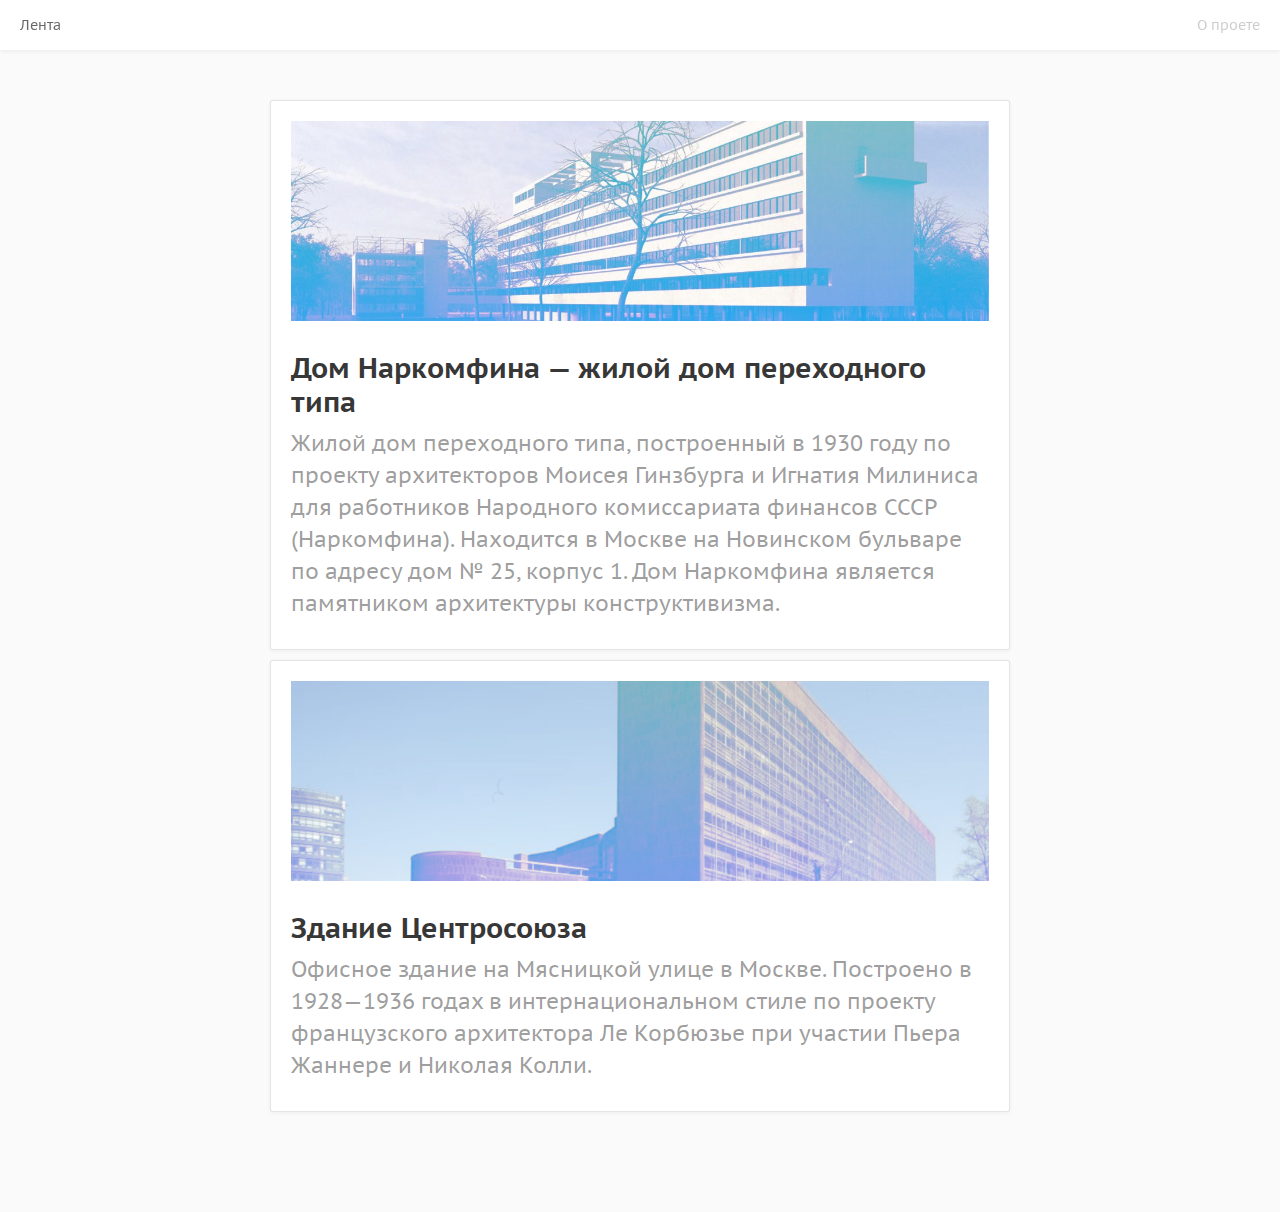
<file: posts.html>
<!DOCTYPE html>
<html lang="ru" dir="ltr">

<head>
  <meta charset="utf-8">
  <meta name="viewport" content="width=device-width, initial-scale=1.0">
  <title>Посты Wikimedium</title>
  <link rel="stylesheet" href="stylesheets/style.css">
</head>

<body class="posts">
  <menu>
    <a class="current" href="posts.html">Лента</a>
    <a href="">О проете</a>
  </menu>

  <section>
    <a class="postTeaser" href="narkomfin.html">
      <figure style="background-image: url('images/narkomfin.jpg');"></figure>
      <h2>Дом Наркомфина — жилой дом переходного типа</h2>
      <p>Жилой дом переходного типа, построенный в 1930 году по проекту архитекторов Моисея Гинзбурга и Игнатия Милиниса для работников Народного комиссариата финансов СССР (Наркомфина). Находится в Москве на Новинском бульваре по адресу дом № 25,
        корпус 1. Дом Наркомфина является памятником архитектуры конструктивизма.</p>
    </a>

    <a class="postTeaser" href="centrosouz.html">
      <figure style="background-image: url('images/centrosouz.jpg');"></figure>
      <h2>Здание Центросоюза</h2>
      <p>Офисное здание на Мясницкой улице в Москве. Построено в 1928—1936 годах в интернациональном стиле по проекту французского архитектора Ле Корбюзье при участии Пьера
        Жаннере и Николая Колли.</p>
    </a>
  </section>
</body>

</html>
</file>
<file: stylesheets/style.css>
@import "reset.css";
@import url("https://fonts.googleapis.com/css2?family=PT+Sans+Caption:wght@400;700&family=PT+Sans:ital,wght@0,400;0,700;1,400;1,700&display=swap");
@import "basics.css";
@import "menubar.css";
@import "sidebar.css";
@import "post.css";
@import "posts.css";
</file>
